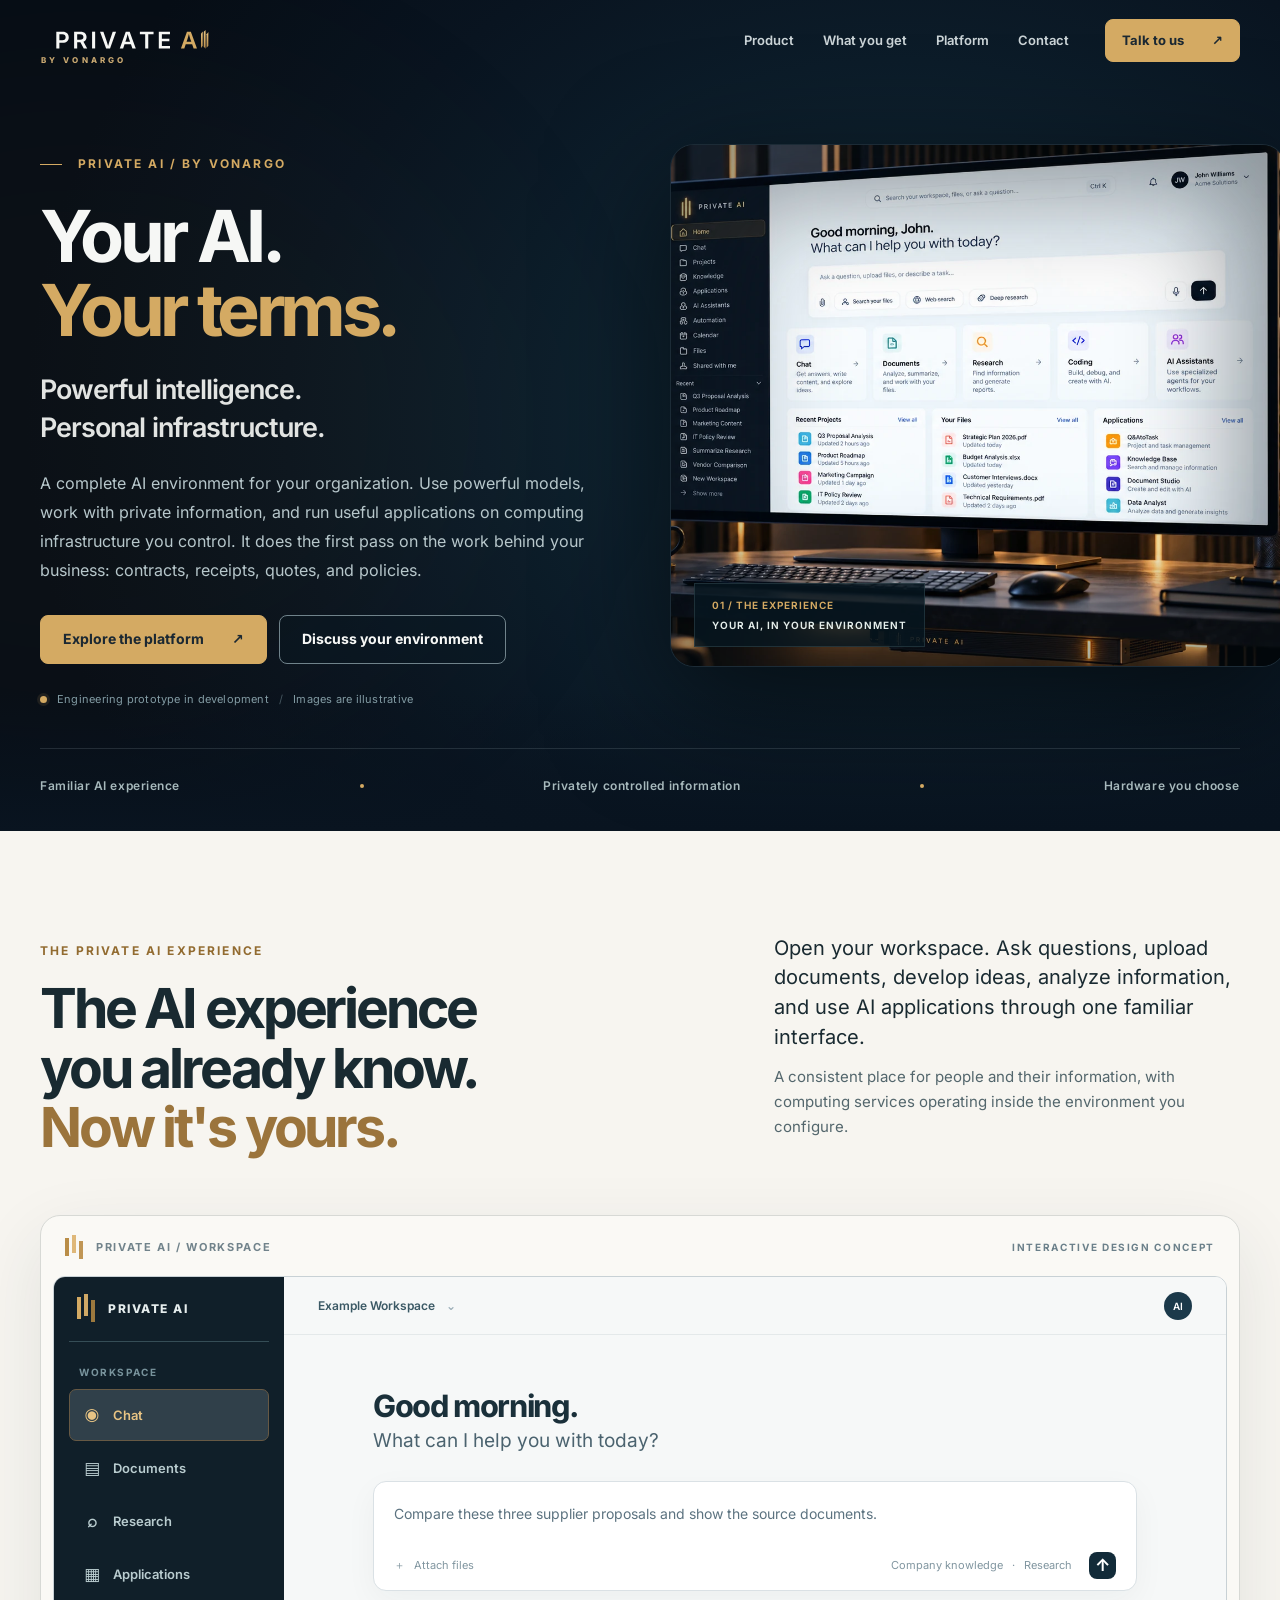
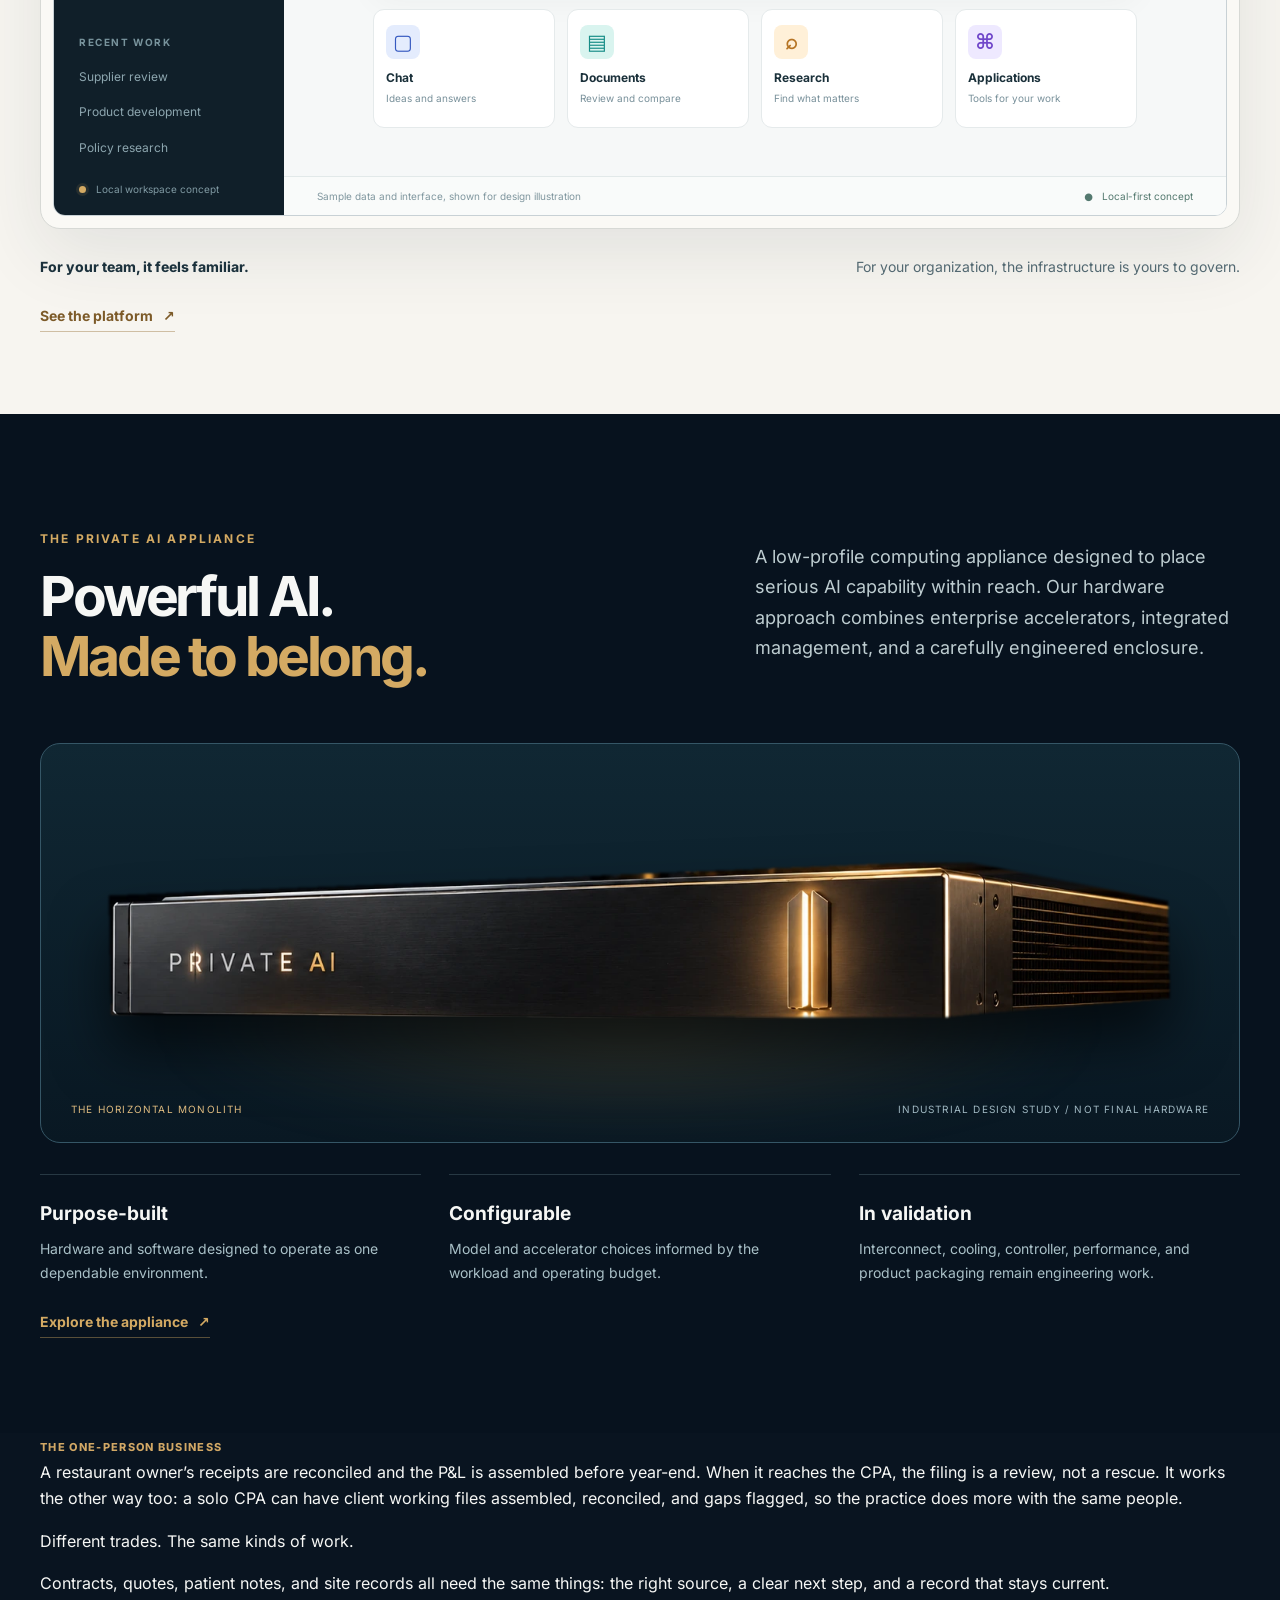
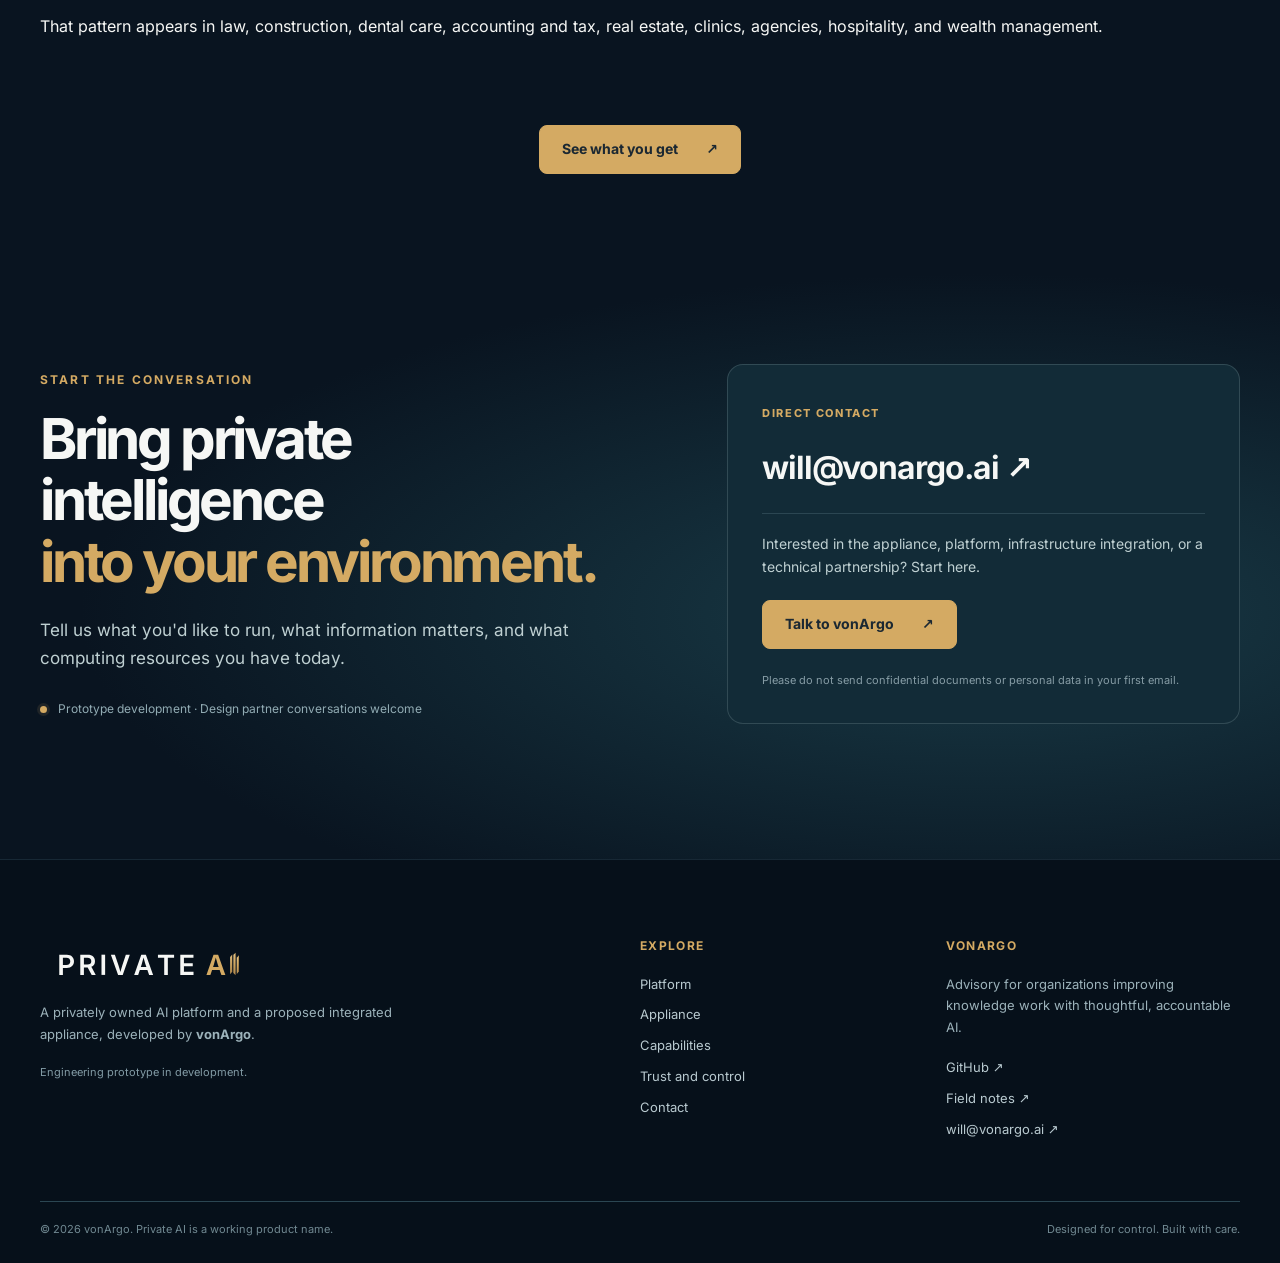
<file: index.html>
<!doctype html>
<html lang="en">
<head>
  <meta charset="utf-8">
  <meta name="viewport" content="width=device-width, initial-scale=1">
  <meta name="theme-color" content="#091420">
  <title>Private AI | Powerful intelligence. Personal infrastructure.</title>
  <meta name="description" content="Explore Private AI, a locally operated AI platform with a purpose-built appliance and flexible computing options. Private models, knowledge, applications, and control.">
  <meta property="og:type" content="website">
  <meta property="og:title" content="Private AI | Powerful intelligence. Personal infrastructure.">
  <meta property="og:description" content="Explore Private AI, a locally operated AI platform with a purpose-built appliance and flexible computing options. Private models, knowledge, applications, and control.">
  <meta property="og:url" content="https://vonargo.ai/">
  <link rel="canonical" href="https://vonargo.ai/">
  <meta property="og:image" content="https://vonargo.ai/assets/social-preview.jpg">
  <meta name="twitter:card" content="summary_large_image">
  <link rel="icon" href="assets/favicon.png" type="image/png">
  <link rel="icon" href="assets/private-ai-mark.svg" type="image/svg+xml">
  <link rel="stylesheet" href="fonts/fonts.css">
  <link rel="stylesheet" href="css/styles.css">
  <link rel="stylesheet" href="css/pages.css">
  <script src="js/main.js" defer></script>
</head>
<body>
  <a class="skip-link" href="#main">Skip to content</a>
  <header class="site-header" id="site-header">
    <div class="header-inner wrap">
      <a class="brand-link" href="/" aria-label="Private AI by vonArgo - home">
        <img class="brand-logo" src="assets/private-ai-wordmark.svg" alt="Private AI" width="876" height="186">
        <span class="brand-byline">BY VONARGO</span>
      </a>
      <nav class="nav-links" aria-label="Primary navigation" id="primary-nav">
        <a href="#top">Product</a>
        <a href="work/">What you get</a>
        <a href="platform/">Platform</a>
        <a href="#contact">Contact</a>
      </nav>
      <a class="button button-gold nav-cta" href="#contact">Talk to us <span aria-hidden="true">&#8599;</span></a>
      <button class="menu-toggle" type="button" aria-controls="primary-nav" aria-expanded="false" aria-label="Open navigation"><span></span><span></span><span></span></button>
    </div>
  </header>

  <main id="main">
    <section class="hero section-dark" id="top" aria-labelledby="hero-heading">
      <div class="hero-glow" aria-hidden="true"></div>
      <div class="wrap hero-grid">
        <div class="hero-copy" data-reveal>
          <div class="eyebrow"><span class="gold-hairline"></span> PRIVATE AI / BY VONARGO</div>
          <h1 id="hero-heading">Your AI.<br><em>Your terms.</em></h1>
          <p class="hero-tagline">Powerful intelligence.<br>Personal infrastructure.</p>
          <p class="hero-intro">A complete AI environment for your organization. Use powerful models, work with private information, and run useful applications on computing infrastructure you control. It does the first pass on the work behind your business: contracts, receipts, quotes, and policies.</p>
          <div class="cta-row">
            <a class="button button-gold" href="platform/#platform">Explore the platform <span aria-hidden="true">&#8599;</span></a>
            <a class="button button-outline" href="#contact">Discuss your environment</a>
          </div>
          <div class="hero-footnote"><span class="status-dot"></span> Engineering prototype in development <span class="footnote-separator">/</span> Images are illustrative</div>
        </div>
        <div class="hero-visual" data-reveal>
          <div class="hero-photo">
            <img src="assets/workspace-installation.webp" width="1174" height="940" fetchpriority="high" alt="Illustrative Private AI software on an office monitor with a slim, low-profile computing appliance under the desk">
          </div>
          <div class="hero-photo-caption"><span class="caption-index">01 / THE EXPERIENCE</span><span>YOUR AI, IN YOUR ENVIRONMENT</span></div>
        </div>
      </div>
      <div class="wrap intro-ribbon" aria-label="What the platform provides">
        <span>Familiar AI experience</span><i aria-hidden="true"></i><span>Privately controlled information</span><i aria-hidden="true"></i><span>Hardware you choose</span>
      </div>
    </section>

    <section class="section-light experience-section" id="experience" aria-labelledby="experience-title">
      <div class="wrap experience-intro">
        <div data-reveal>
          <p class="eyebrow eyebrow-dark">THE PRIVATE AI EXPERIENCE</p>
          <h2 id="experience-title">The AI experience<br>you already know.<br><em>Now it's yours.</em></h2>
        </div>
        <div class="experience-lead" data-reveal>
          <p>Open your workspace. Ask questions, upload documents, develop ideas, analyze information, and use AI applications through one familiar interface.</p>
          <p class="muted-small">A consistent place for people and their information, with computing services operating inside the environment you configure.</p>
        </div>
      </div>
      <div class="wrap mock-wrap" data-reveal>
        <div class="mock-toolbar"><span class="toolbar-title"><span class="tiny-mark" aria-hidden="true"></span> PRIVATE AI / WORKSPACE</span><span class="concept-label">INTERACTIVE DESIGN CONCEPT</span></div>
        <div class="workspace-mock">
          <aside class="mock-side" aria-label="Illustrative workspace navigation">
            <div class="mock-side-top"><span class="mock-brand-mark" aria-hidden="true"></span> PRIVATE AI</div>
            <div class="mock-group-label">WORKSPACE</div>
            <button class="mock-menu active" type="button" data-demo="chat" aria-pressed="true"><span class="mock-menu-icon">◉</span> Chat</button>
            <button class="mock-menu" type="button" data-demo="documents" aria-pressed="false"><span class="mock-menu-icon">▤</span> Documents</button>
            <button class="mock-menu" type="button" data-demo="research" aria-pressed="false"><span class="mock-menu-icon">⌕</span> Research</button>
            <button class="mock-menu" type="button" data-demo="apps" aria-pressed="false"><span class="mock-menu-icon">▦</span> Applications</button>
            <div class="mock-group-label mock-group-next">RECENT WORK</div>
            <span class="mock-history">Supplier review</span>
            <span class="mock-history">Product development</span>
            <span class="mock-history">Policy research</span>
            <div class="mock-side-bottom"><span class="status-dot"></span> Local workspace concept</div>
          </aside>
          <div class="mock-content">
            <div class="mock-content-top"><span>Example Workspace <span class="mock-caret">⌄</span></span><span class="mock-account">AI</span></div>
            <div class="mock-center">
              <p class="mock-hello" id="mock-heading">Good morning.</p>
              <p class="mock-question" id="mock-subheading">What can I help you with today?</p>
              <div class="mock-prompt" id="mock-prompt">
                <div class="mock-prompt-copy">Compare these three supplier proposals and show the source documents.</div>
                <div class="mock-prompt-bottom"><span>＋ &nbsp; Attach files</span><span>Company knowledge &nbsp; · &nbsp; Research</span><span class="mock-send">↑</span></div>
              </div>
              <div class="mock-features" id="mock-features">
                <div class="mock-feature"><span class="mock-feature-glyph blue">▢</span><b>Chat</b><small>Ideas and answers</small></div>
                <div class="mock-feature"><span class="mock-feature-glyph jade">▤</span><b>Documents</b><small>Review and compare</small></div>
                <div class="mock-feature"><span class="mock-feature-glyph amber">⌕</span><b>Research</b><small>Find what matters</small></div>
                <div class="mock-feature"><span class="mock-feature-glyph violet">⌘</span><b>Applications</b><small>Tools for your work</small></div>
              </div>
            </div>
            <div class="mock-content-foot"><span>Sample data and interface, shown for design illustration</span><span class="mock-secure">● &nbsp; Local-first concept</span></div>
          </div>
        </div>
      </div>
      <div class="wrap experience-bottom" data-reveal><span>For your team, it feels familiar.</span><span>For your organization, the infrastructure is yours to govern.</span></div>
      <div class="wrap" data-reveal><a class="link-arrow" href="platform/#platform">See the platform <span aria-hidden="true">&#8599;</span></a></div>
    </section>

    <section class="section-dark appliance-section" id="appliance" aria-labelledby="appliance-title">
      <div class="wrap appliance-header" data-reveal>
        <div><p class="eyebrow">THE PRIVATE AI APPLIANCE</p><h2 id="appliance-title">Powerful AI.<br><em>Made to belong.</em></h2></div>
        <p class="section-lead">A low-profile computing appliance designed to place serious AI capability within reach. Our hardware approach combines enterprise accelerators, integrated management, and a carefully engineered enclosure.</p>
      </div>
      <div class="wrap appliance-stage" data-reveal>
        <div class="appliance-stage-glow" aria-hidden="true"></div>
        <img src="assets/appliance-cutout.webp" loading="lazy" width="1385" height="237" alt="Illustrative low-profile, horizontal Private AI appliance concept with dark brushed metal and one warm-gold status light">
        <div class="appliance-label"><span>THE HORIZONTAL MONOLITH</span><span>INDUSTRIAL DESIGN STUDY / NOT FINAL HARDWARE</span></div>
      </div>
      <div class="wrap appliance-details" data-reveal>
        <div><b>Purpose-built</b><p>Hardware and software designed to operate as one dependable environment.</p></div>
        <div><b>Configurable</b><p>Model and accelerator choices informed by the workload and operating budget.</p></div>
        <div><b>In validation</b><p>Interconnect, cooling, controller, performance, and product packaging remain engineering work.</p></div>
      </div>
      <div class="wrap" data-reveal><a class="link-arrow" href="#appliance">Explore the appliance <span aria-hidden="true">&#8599;</span></a></div>
    </section>

    <section class="section-dark" aria-label="The one-person business">
      <div class="wrap recognition-band" data-reveal>
        <div class="recognition-half">
          <span class="usecase-index">THE ONE-PERSON BUSINESS</span>
          <p>A restaurant owner&rsquo;s receipts are reconciled and the P&amp;L is assembled before year-end. When it reaches the CPA, the filing is a review, not a rescue. It works the other way too: a solo CPA can have client working files assembled, reconciled, and gaps flagged, so the practice does more with the same people.</p>
        </div>
        <div class="recognition-half">
          <p class="recognition-line">Different trades. The same kinds of work.</p>
          <p>Contracts, quotes, patient notes, and site records all need the same things: the right source, a clear next step, and a record that stays current.</p>
          <p>That pattern appears in law, construction, dental care, accounting and tax, real estate, clinics, agencies, hospitality, and wealth management.</p>
        </div>
    </section>

    <section class="section-dark" aria-label="See what you get">
      <div class="wrap" style="text-align:center;padding:70px 0">
        <a class="button button-gold" href="work/">See what you get <span aria-hidden="true">&#8599;</span></a>
      </div>
    </section>

    <section class="section-dark contact-section" id="contact" aria-labelledby="contact-title">
      <div class="wrap contact-grid" data-reveal>
        <div><p class="eyebrow">START THE CONVERSATION</p><h2 id="contact-title">Bring private intelligence<br><em>into your environment.</em></h2><p>Tell us what you'd like to run, what information matters, and what computing resources you have today.</p><div class="contact-status"><span class="status-dot"></span> Prototype development · Design partner conversations welcome</div></div>
        <div class="contact-box"><span class="contact-label">DIRECT CONTACT</span><a class="contact-email" href="mailto:will@vonargo.ai?subject=Private%20AI%20inquiry">will@vonargo.ai <span aria-hidden="true">&#8599;</span></a><p>Interested in the appliance, platform, infrastructure integration, or a technical partnership? Start here.</p><a class="button button-gold" href="#contact">Talk to vonArgo <span aria-hidden="true">&#8599;</span></a><span class="contact-small">Please do not send confidential documents or personal data in your first email.</span></div>
      </div>
    </section>
  </main>

  <footer class="site-footer" id="company">
    <div class="wrap footer-grid">
      <div class="footer-maker"><img src="assets/private-ai-wordmark.svg" alt="Private AI" width="876" height="186"><p>A privately owned AI platform and a proposed integrated appliance, developed by <strong>vonArgo</strong>.</p><span>Engineering prototype in development.</span></div>
      <div class="footer-links"><h3>Explore</h3><a href="platform/#platform">Platform</a><a href="#appliance">Appliance</a><a href="platform/#capabilities">Capabilities</a><a href="platform/#trust">Trust and control</a><a href="#contact">Contact</a></div>
      <div class="footer-links"><h3>vonArgo</h3><p>Advisory for organizations improving knowledge work with thoughtful, accountable AI.</p><a href="https://github.com/vonargo" target="_blank" rel="noopener noreferrer">GitHub <span aria-hidden="true">&#8599;</span></a><a href="https://parlaiment.bearblog.dev" target="_blank" rel="noopener noreferrer">Field notes <span aria-hidden="true">&#8599;</span></a><a href="mailto:will@vonargo.ai">will@vonargo.ai <span aria-hidden="true">&#8599;</span></a></div>
    </div>
    <div class="wrap footer-bottom"><span>&copy; <span id="year">2026</span> vonArgo. Private AI is a working product name.</span><span>Designed for control. Built with care.</span></div>
  </footer>
</body>
</html>
</file>
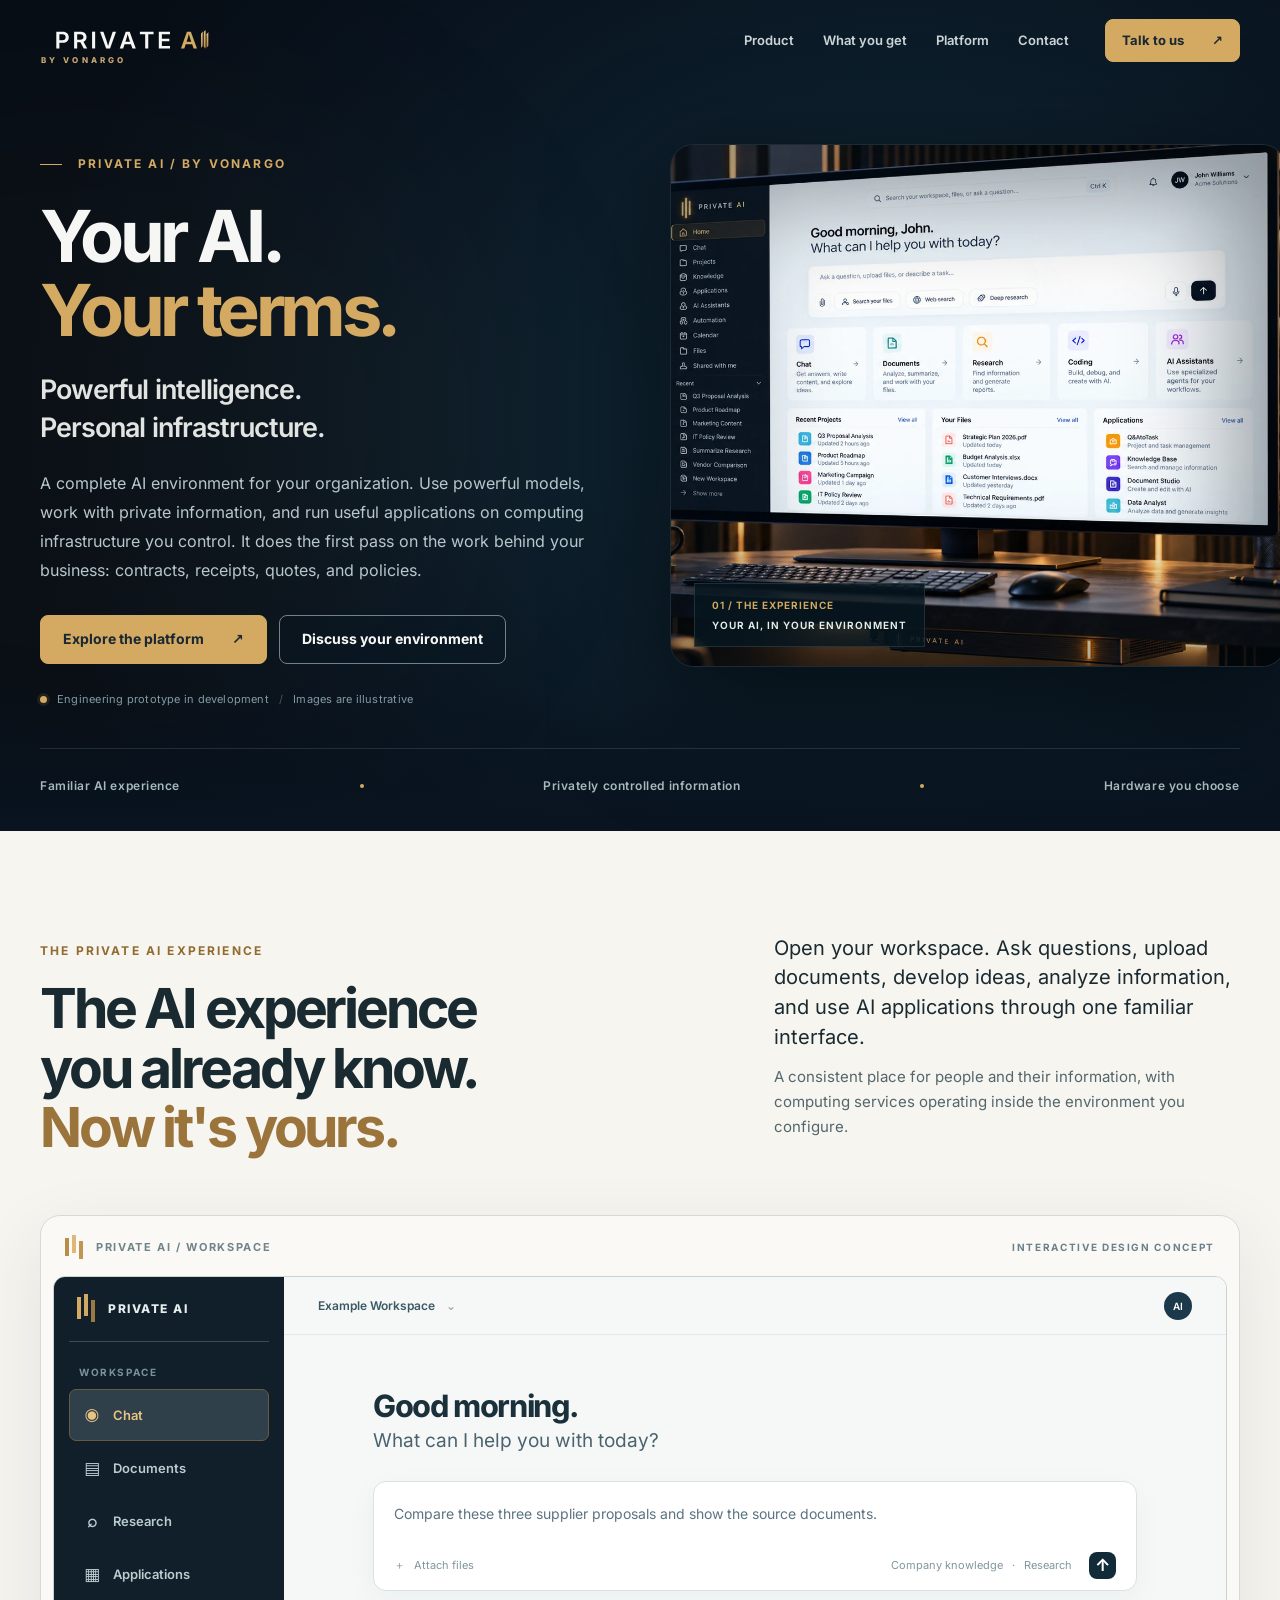
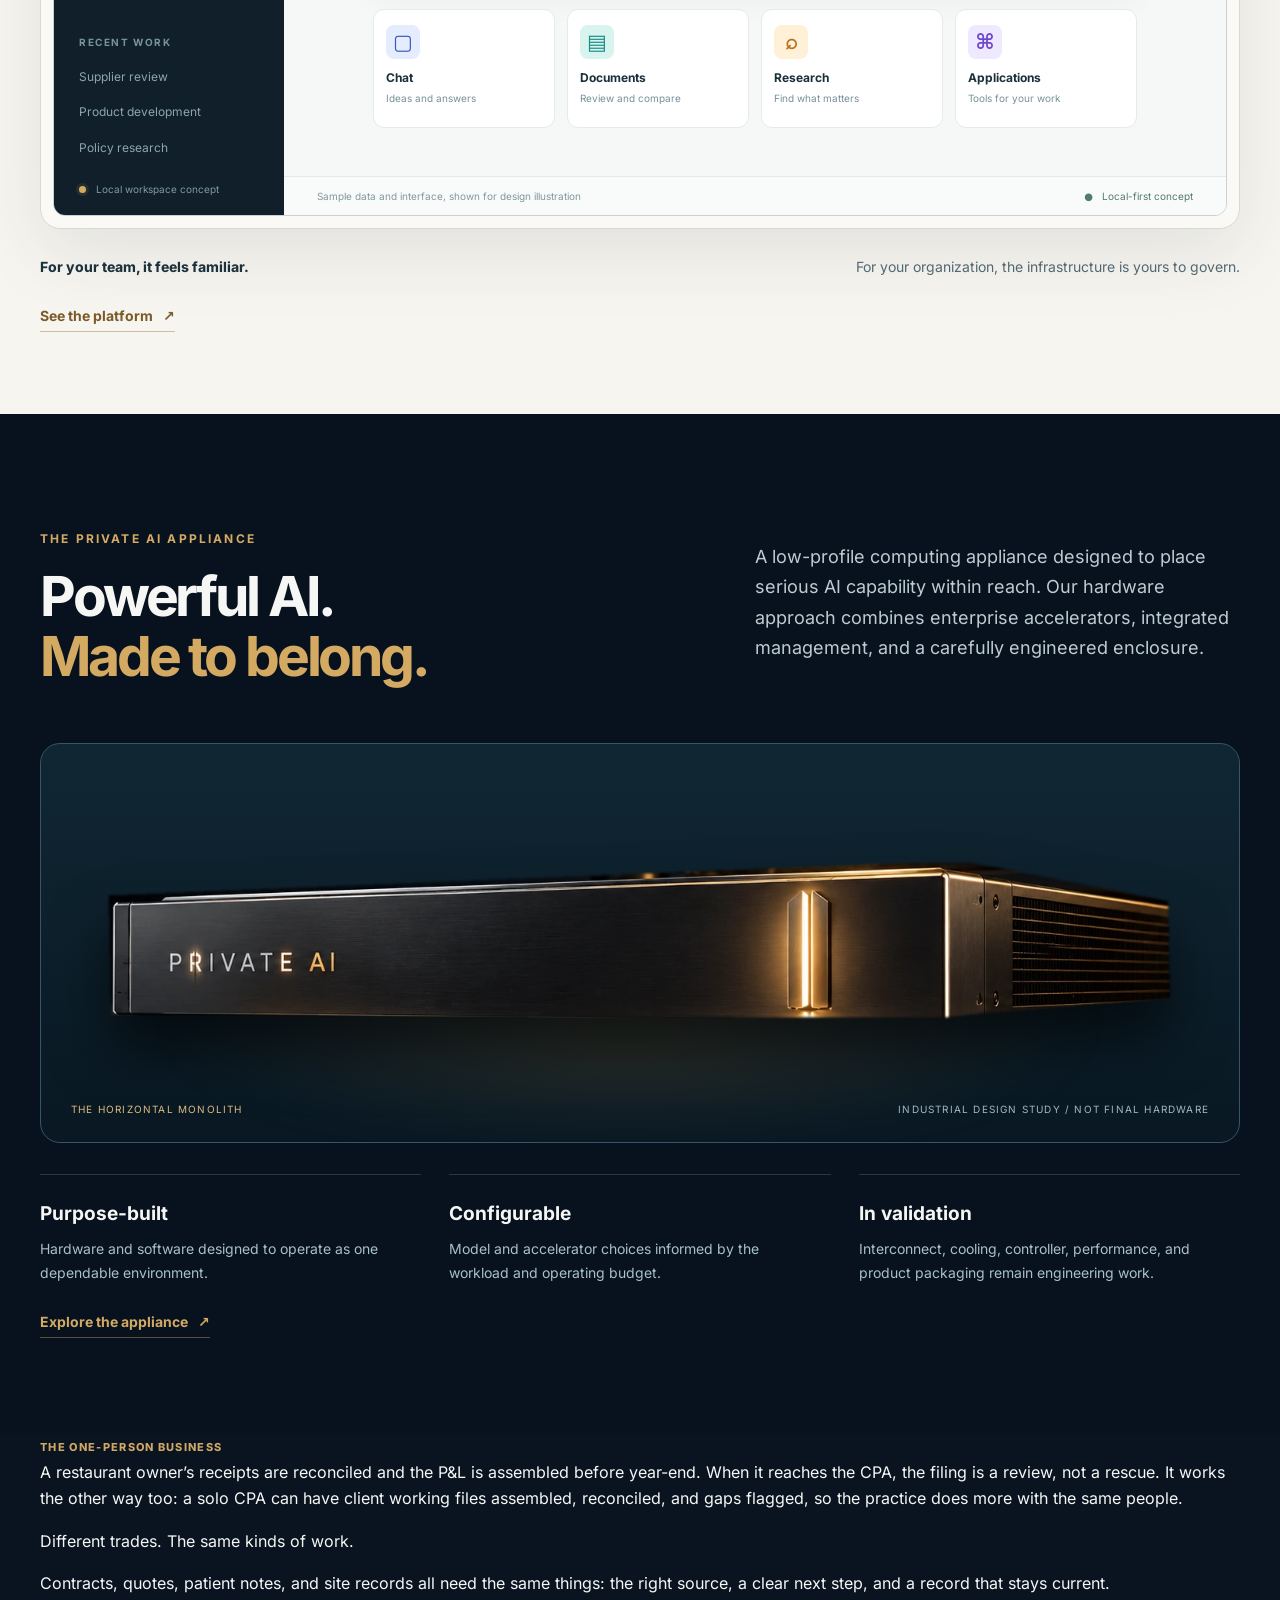
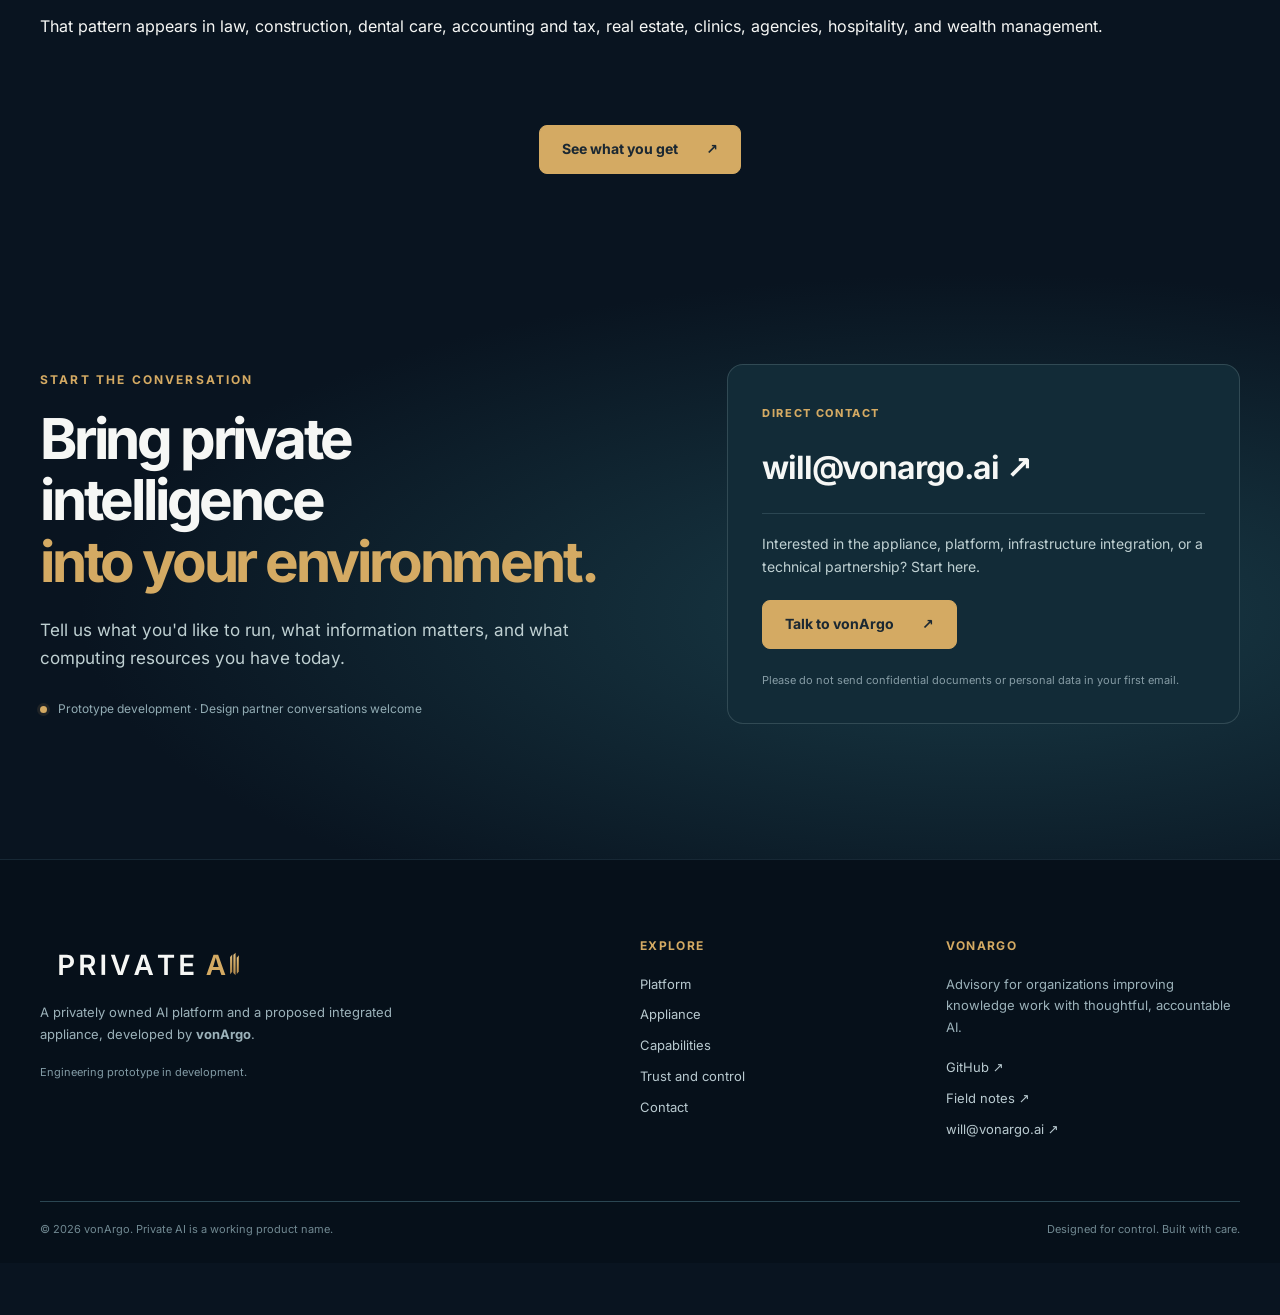
<file: appliance/index.html>
<!doctype html><html lang="en"><head><meta charset="utf-8"><meta name="robots" content="noindex"><meta http-equiv="refresh" content="0; url=../#appliance"><title>Moved</title></head><body><p>Moved. <a href="../#appliance">Continue</a>.</p></body></html>
</file>
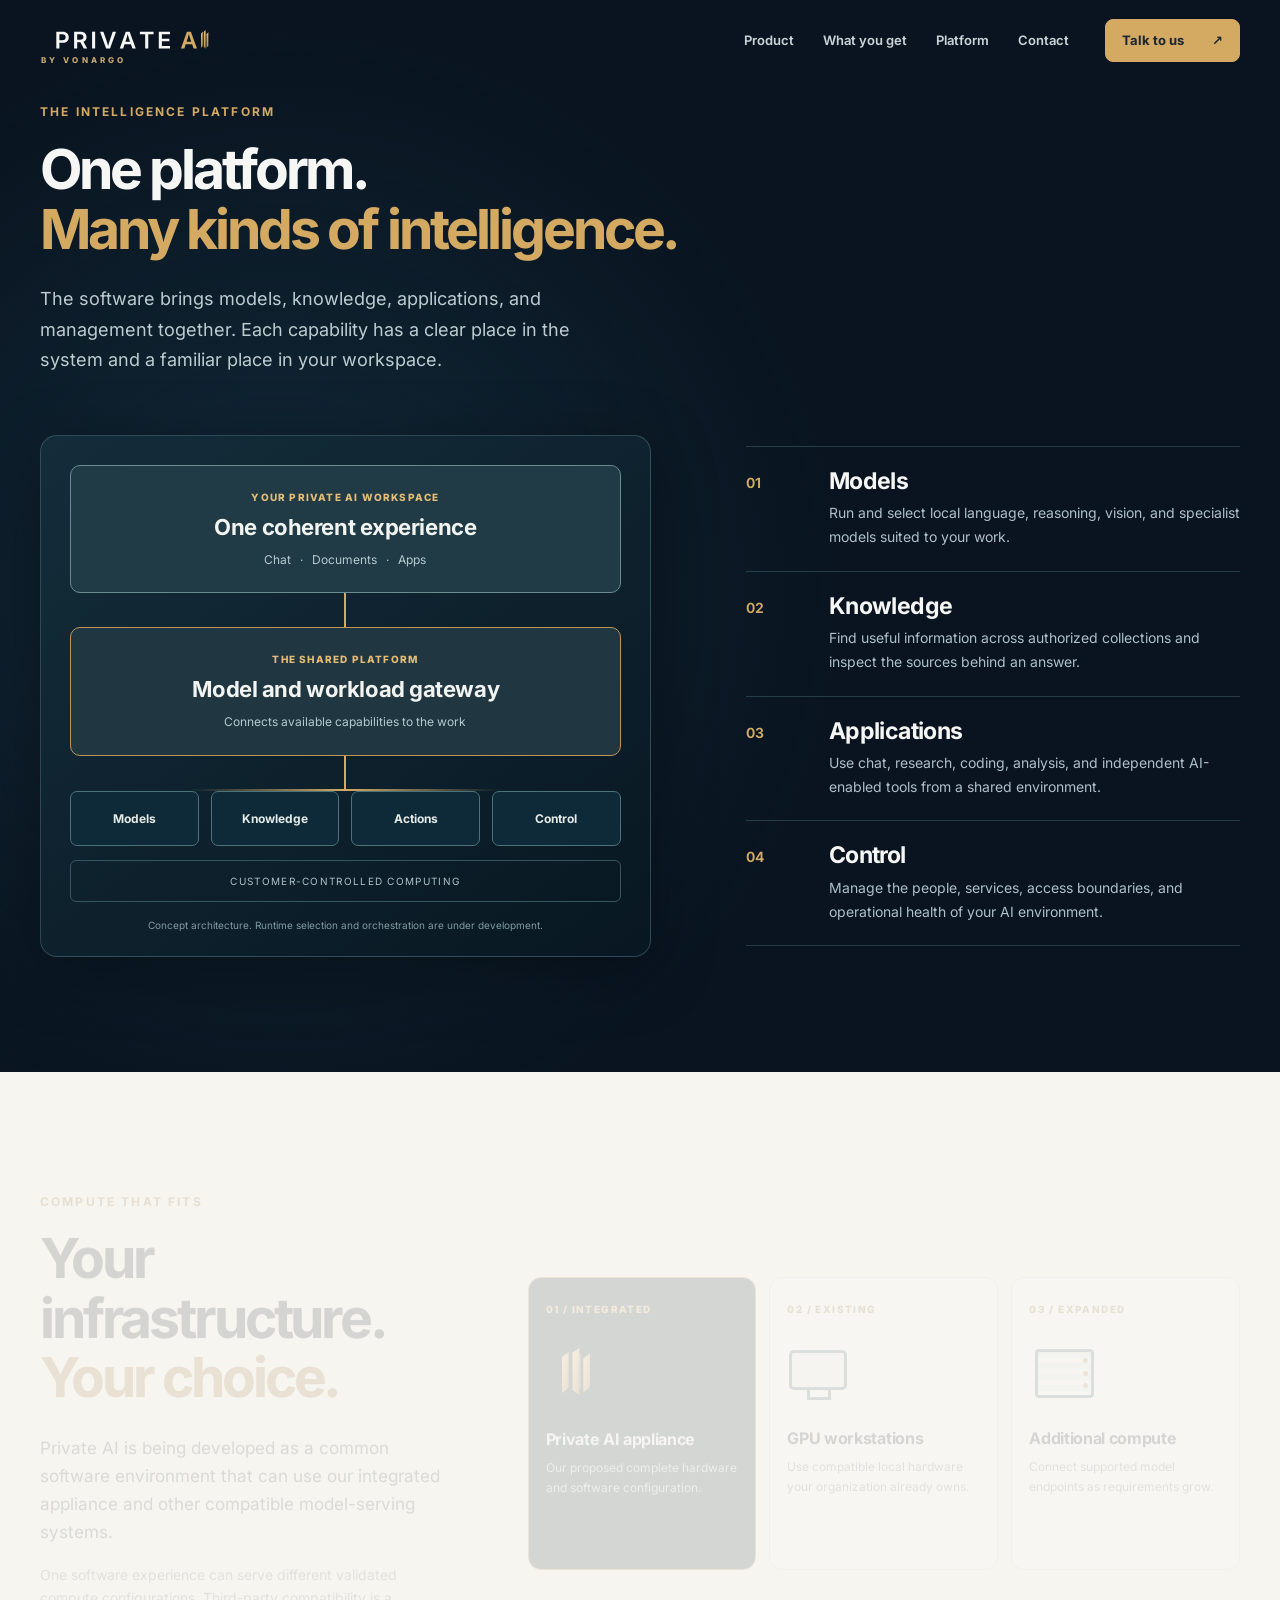
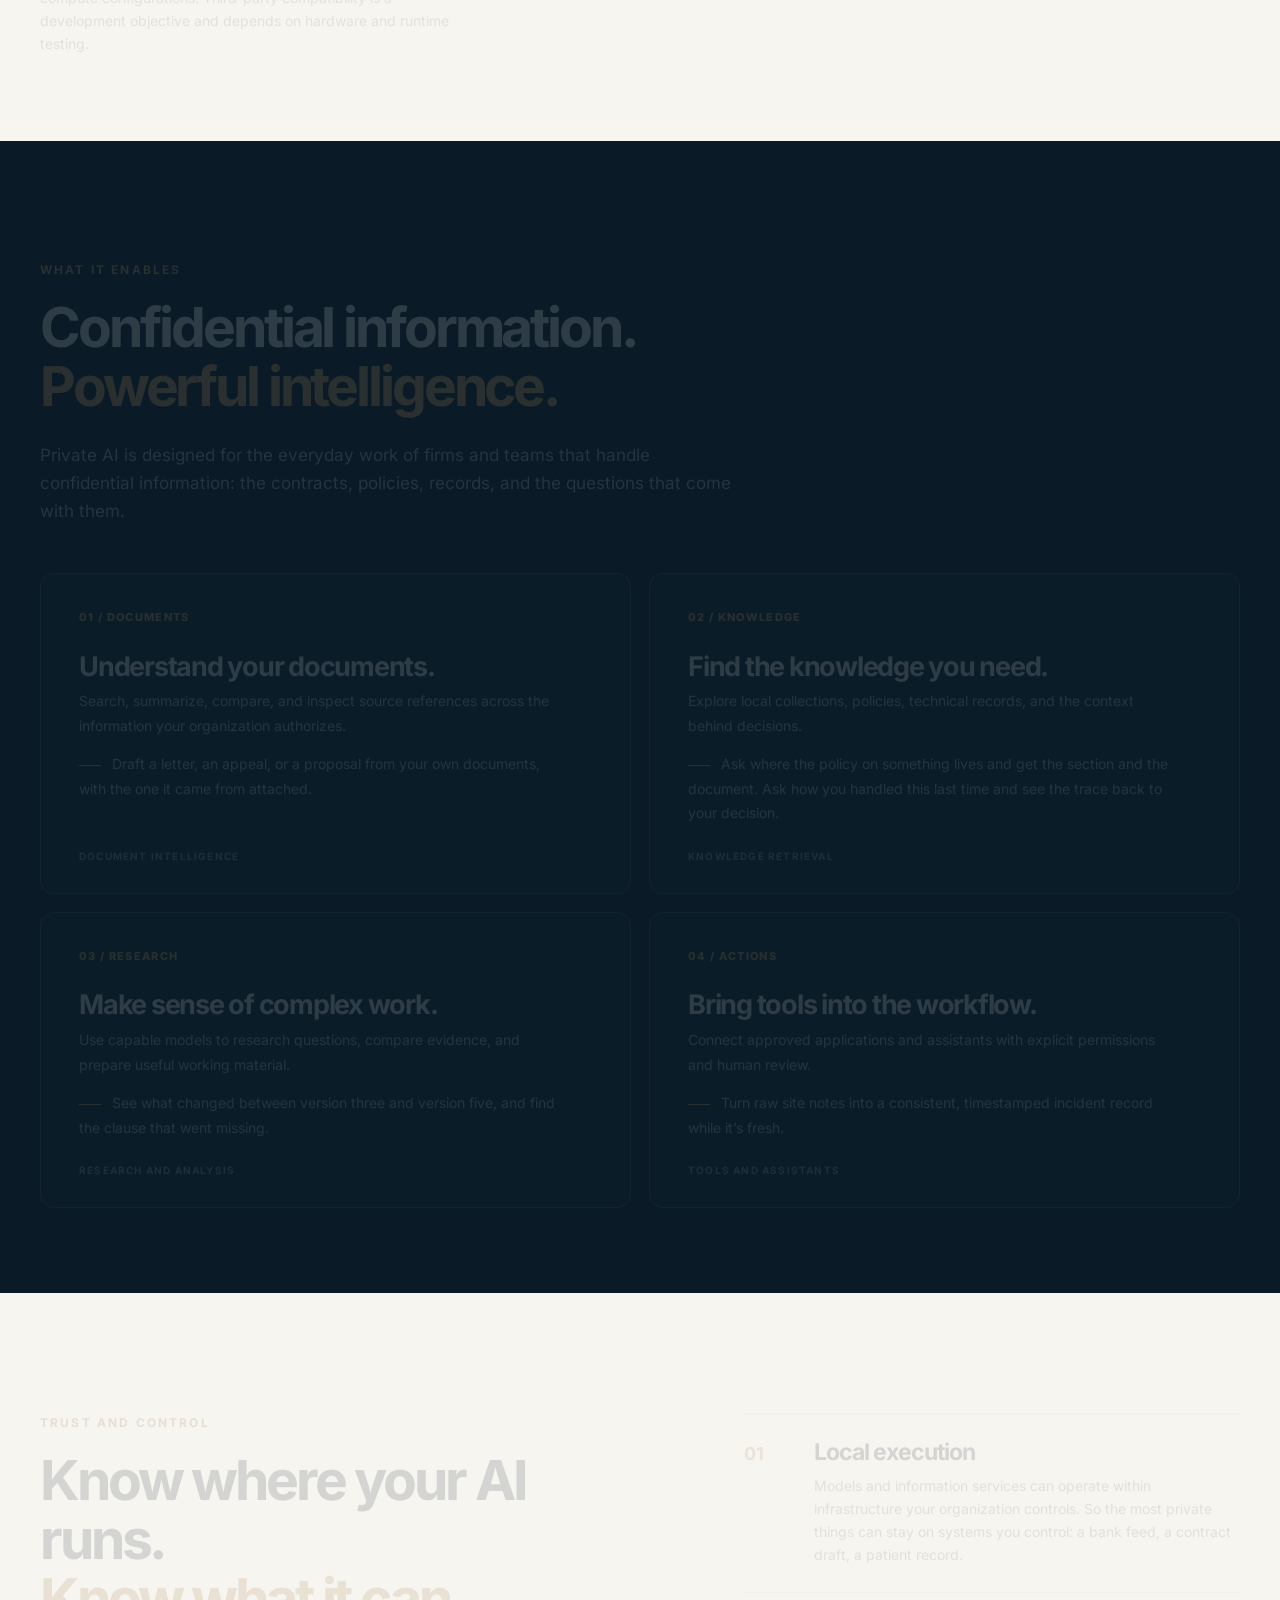
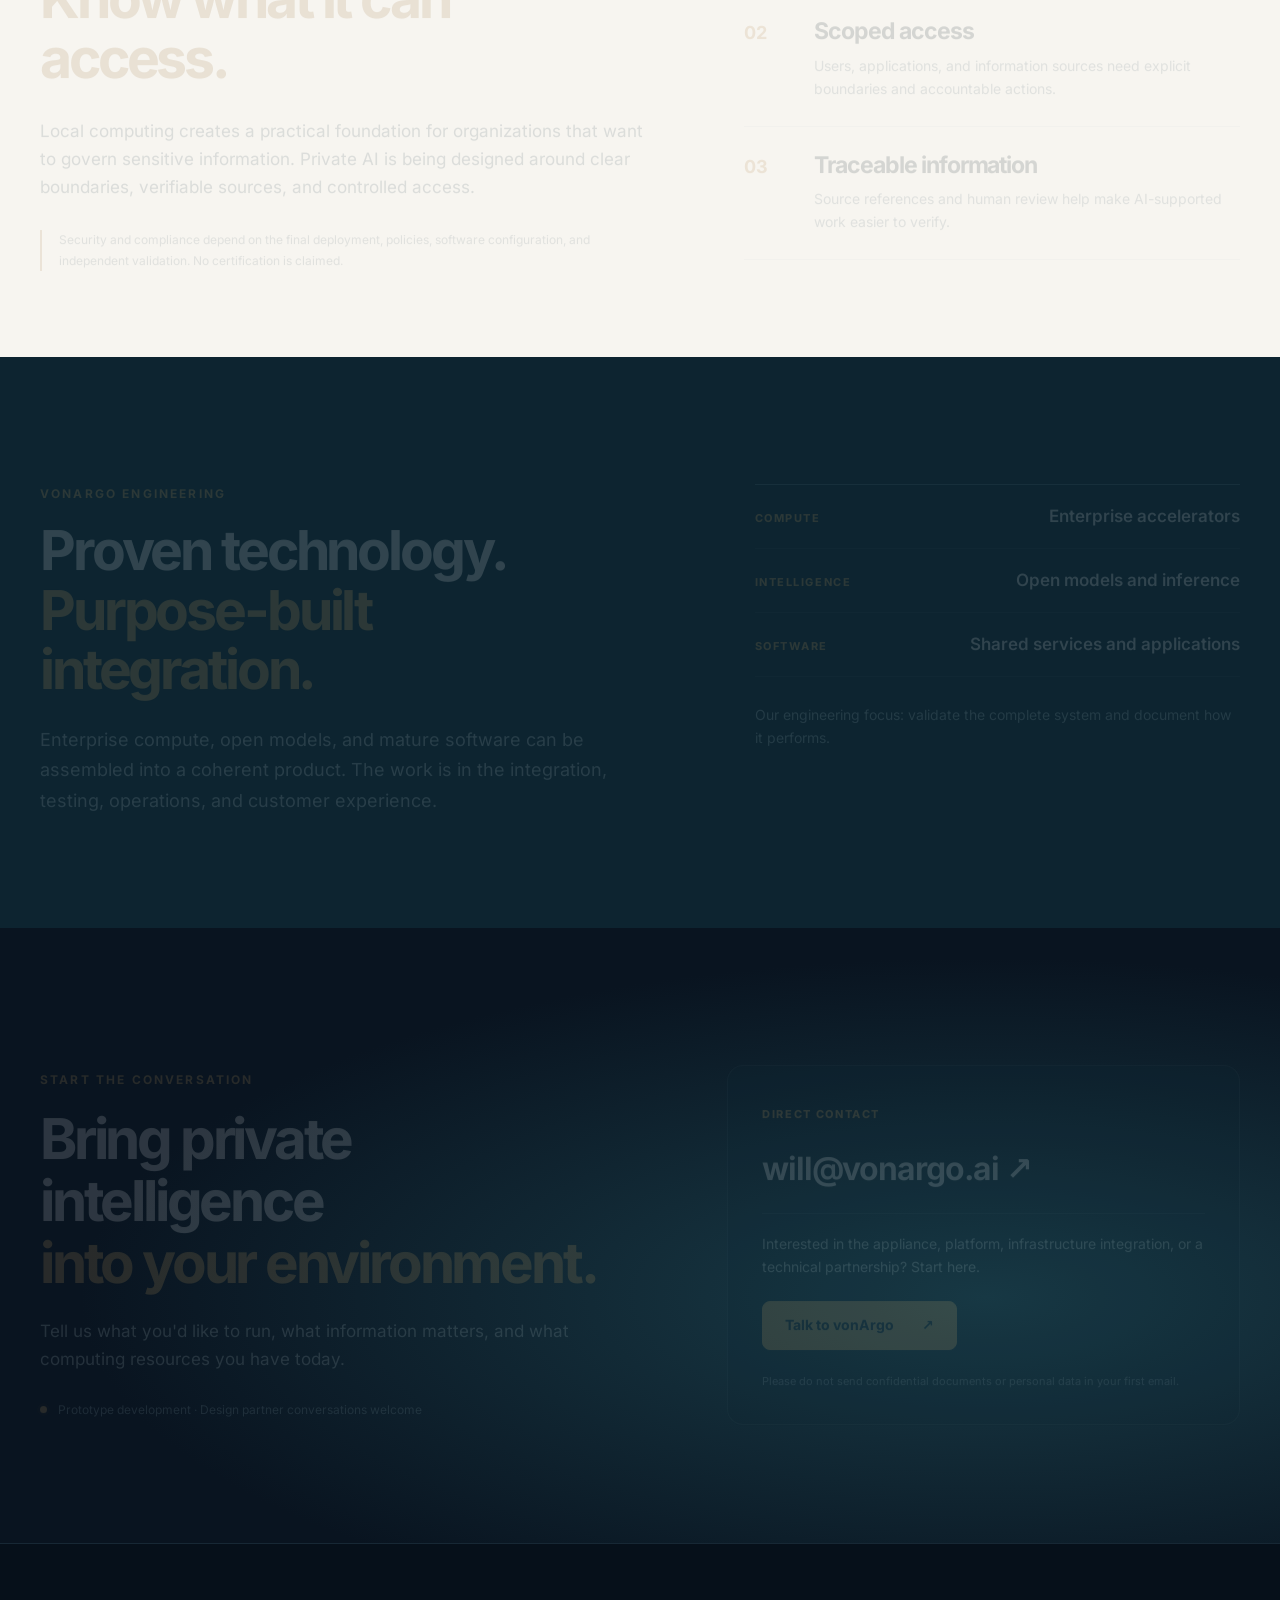
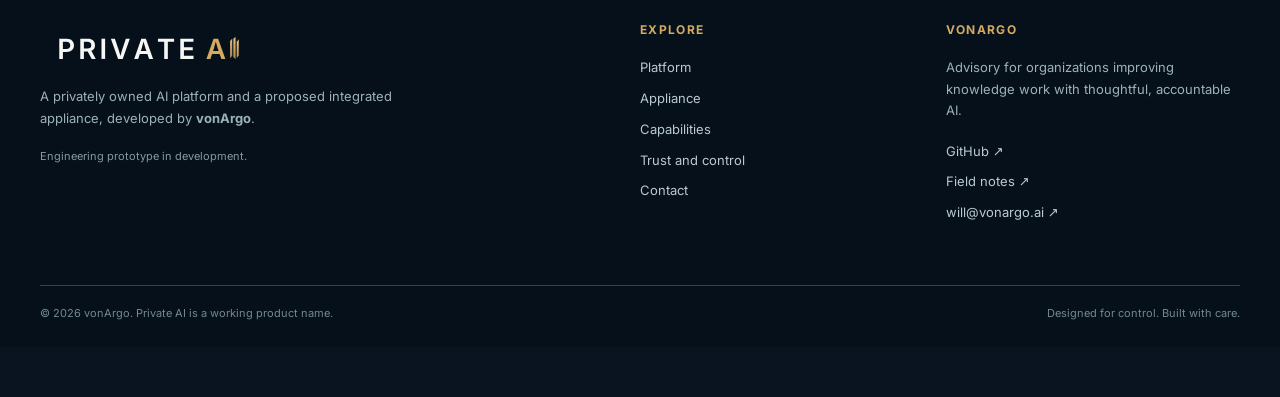
<file: capabilities/index.html>
<!doctype html><html lang="en"><head><meta charset="utf-8"><meta name="robots" content="noindex"><meta http-equiv="refresh" content="0; url=../platform/#capabilities"><title>Moved</title></head><body><p>Moved. <a href="../platform/#capabilities">Continue</a>.</p></body></html>
</file>
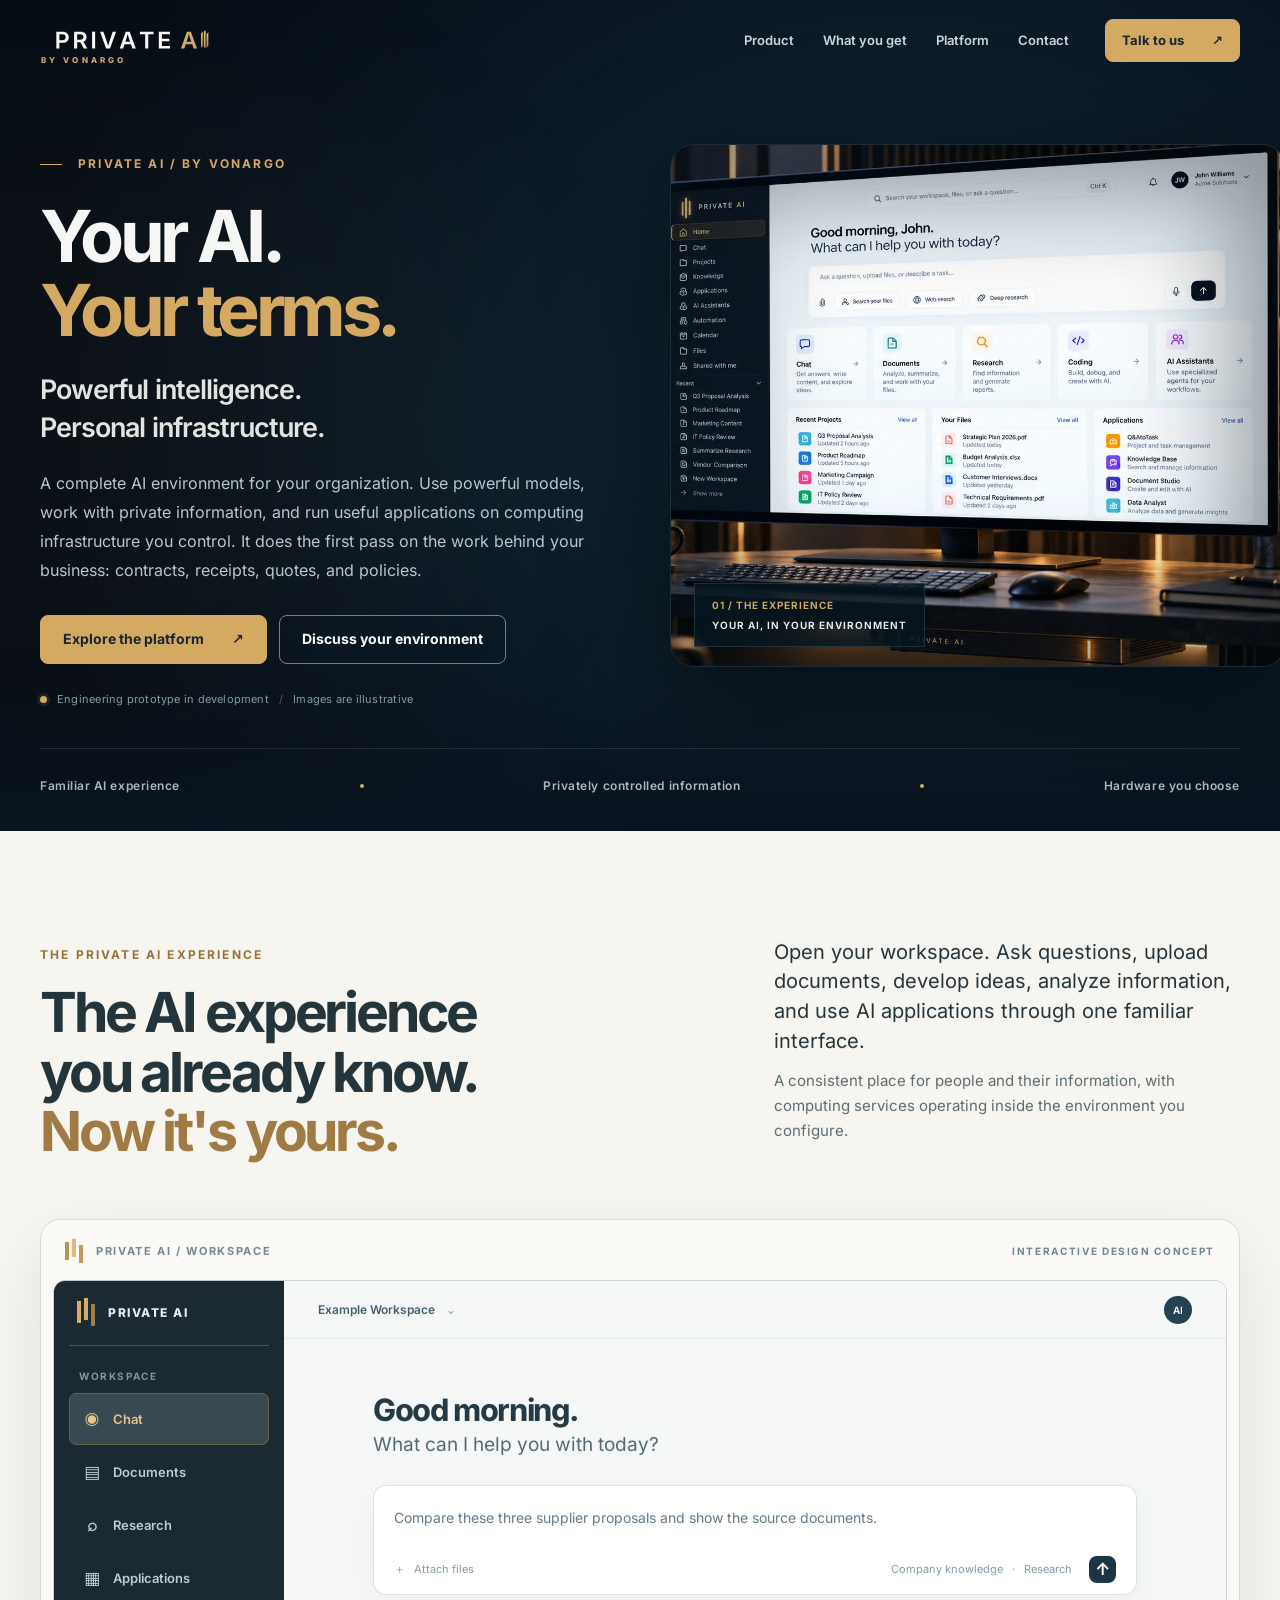
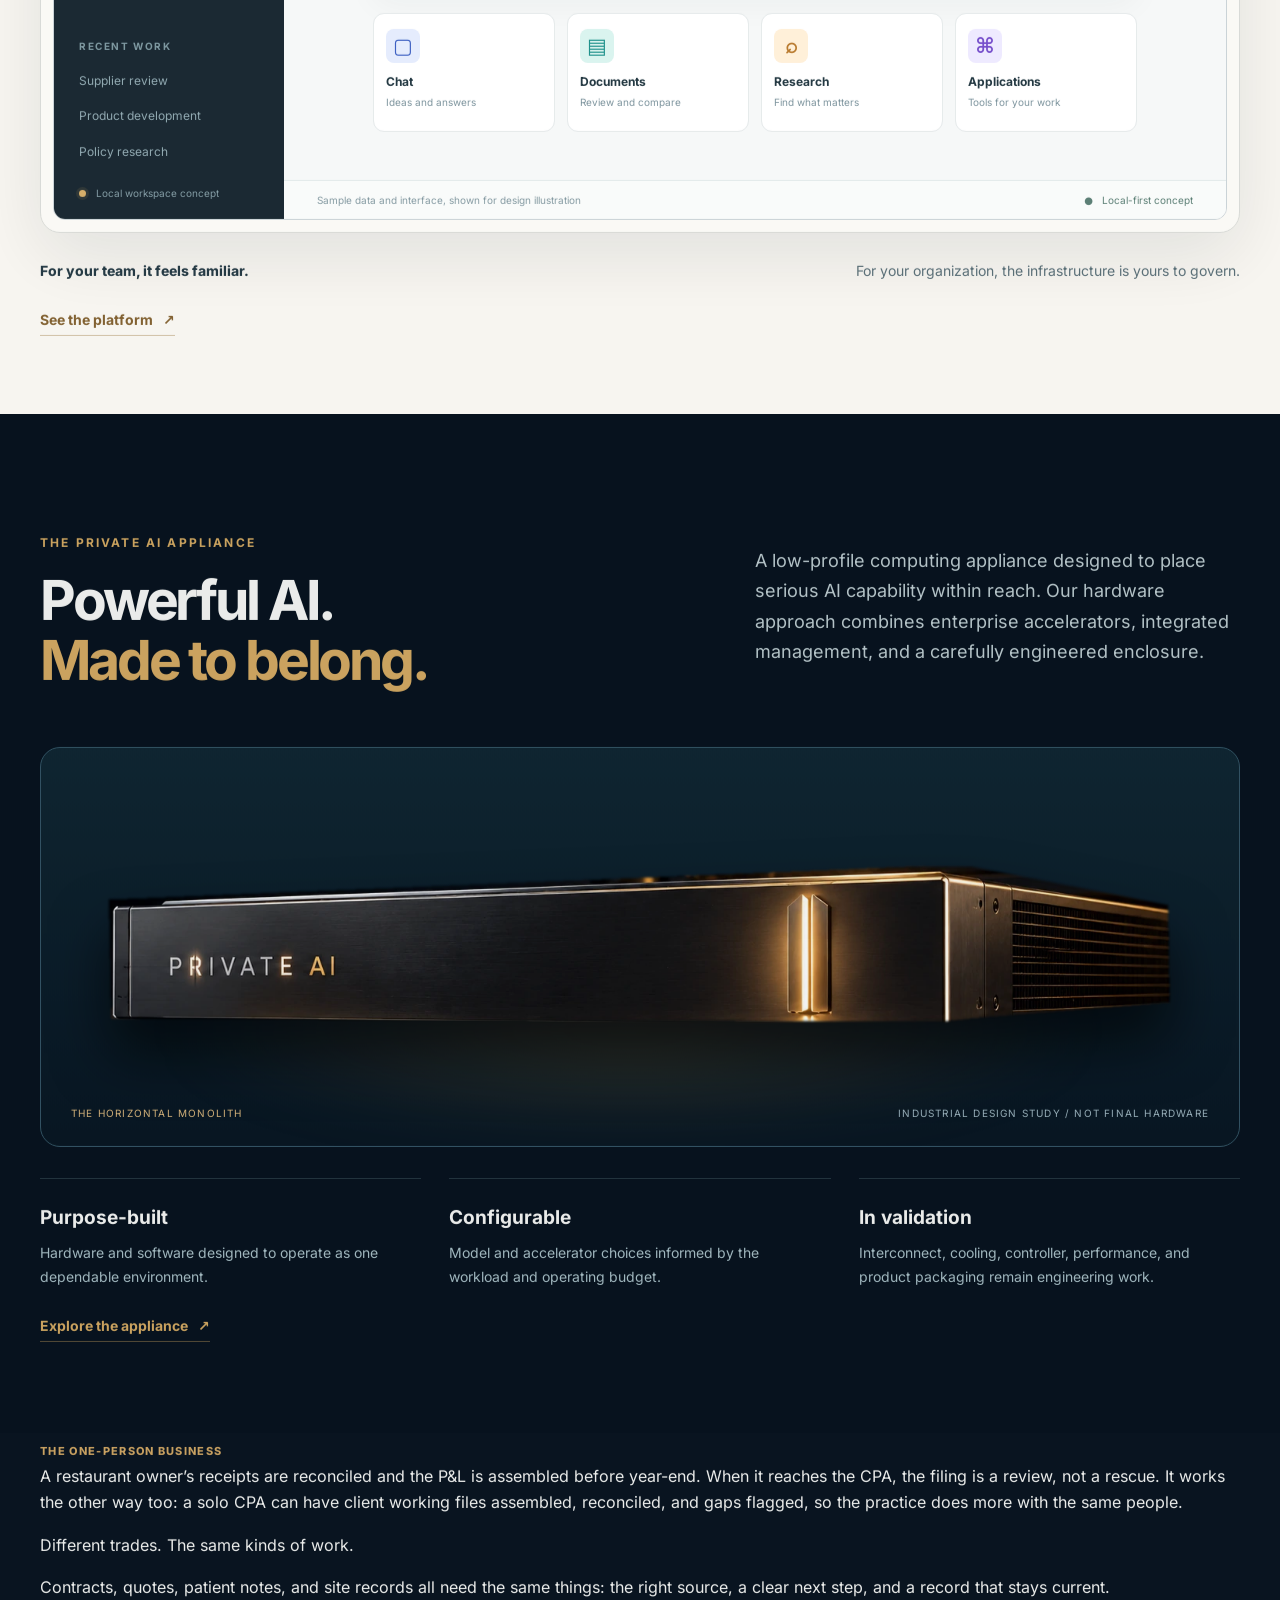
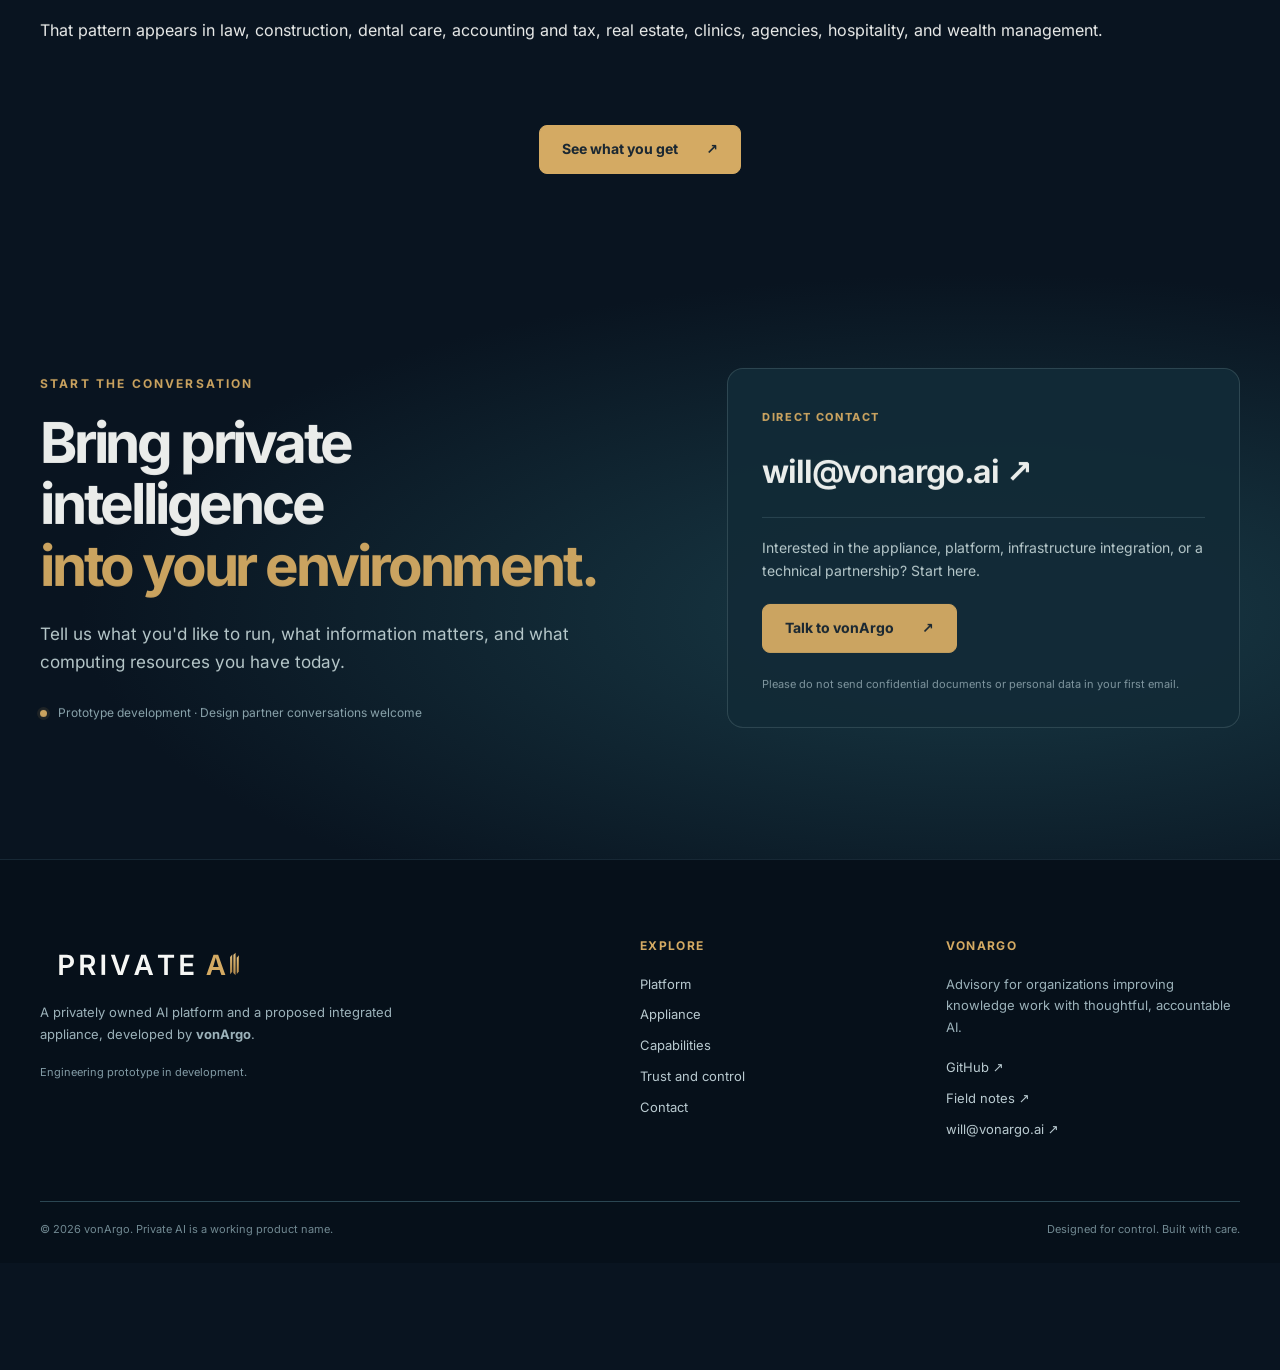
<file: contact/index.html>
<!doctype html><html lang="en"><head><meta charset="utf-8"><meta name="robots" content="noindex"><meta http-equiv="refresh" content="0; url=../#contact"><title>Moved</title></head><body><p>Moved. <a href="../#contact">Continue</a>.</p></body></html>
</file>
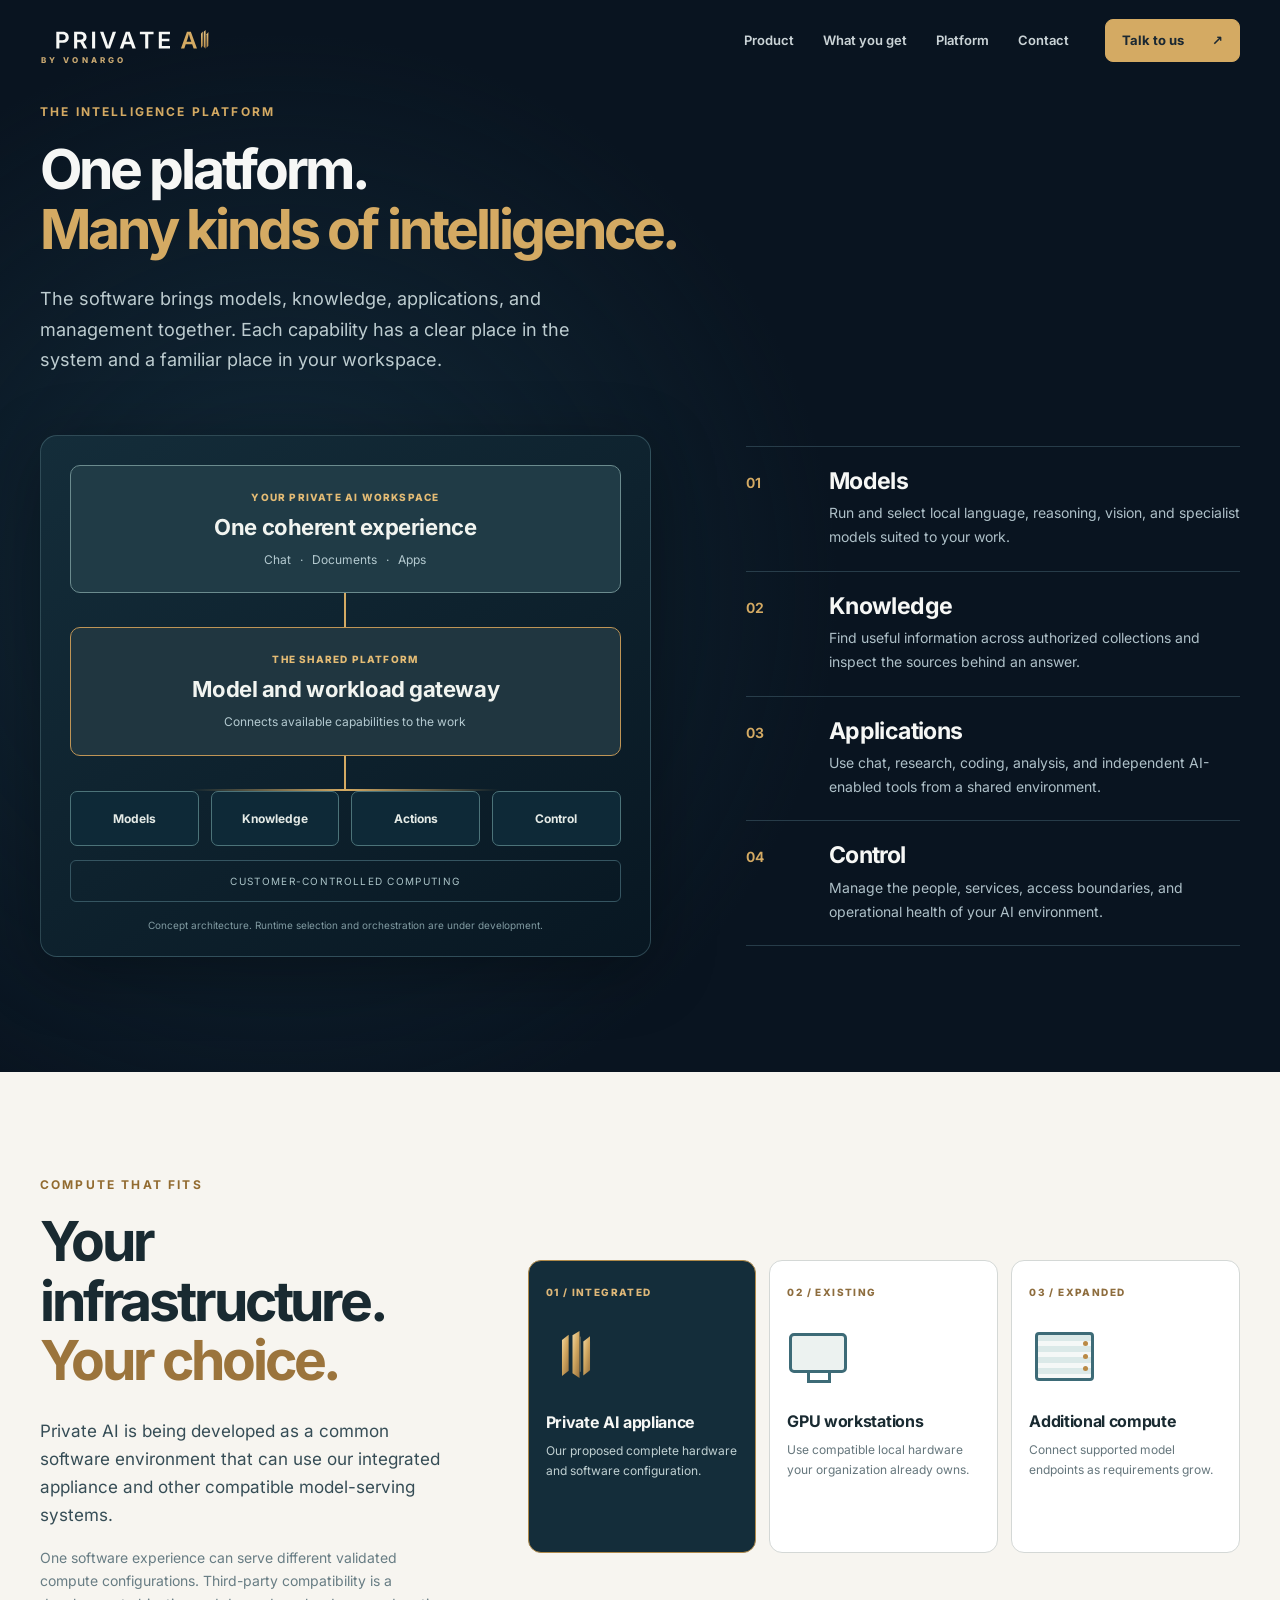
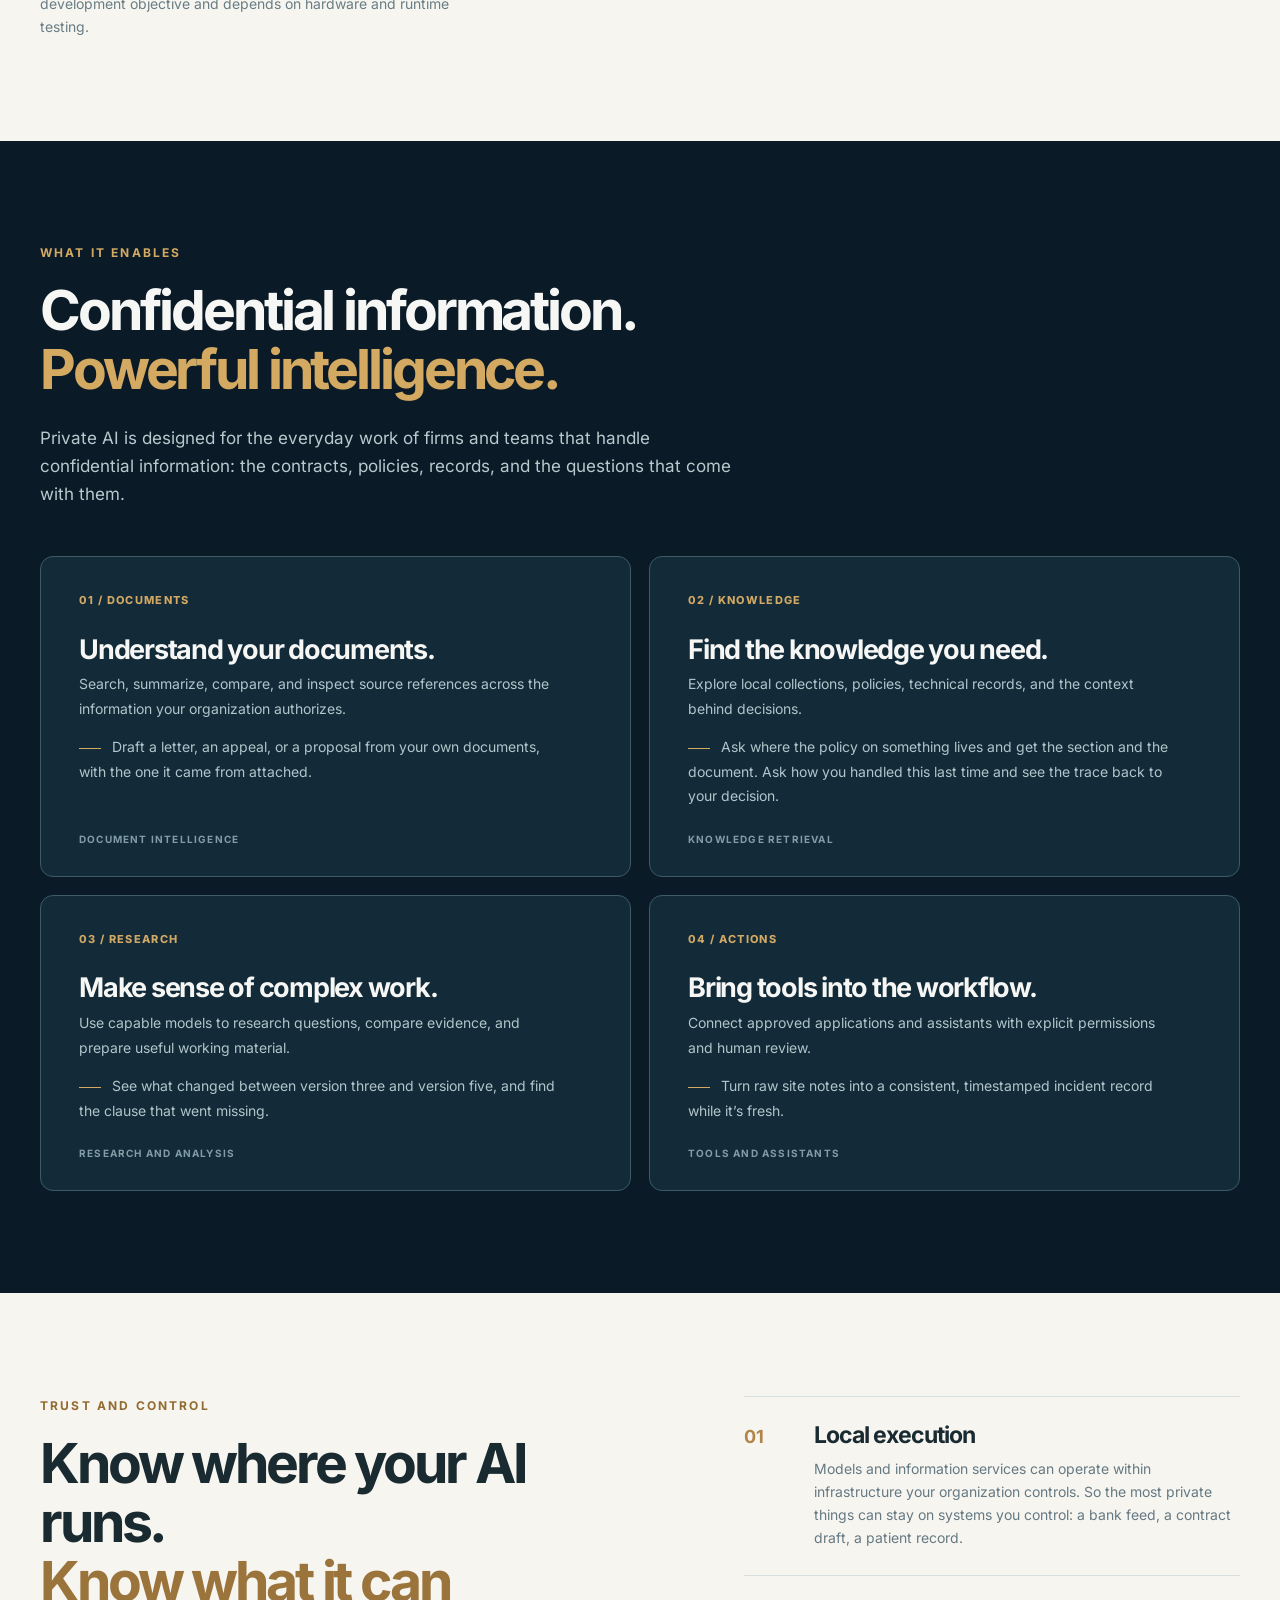
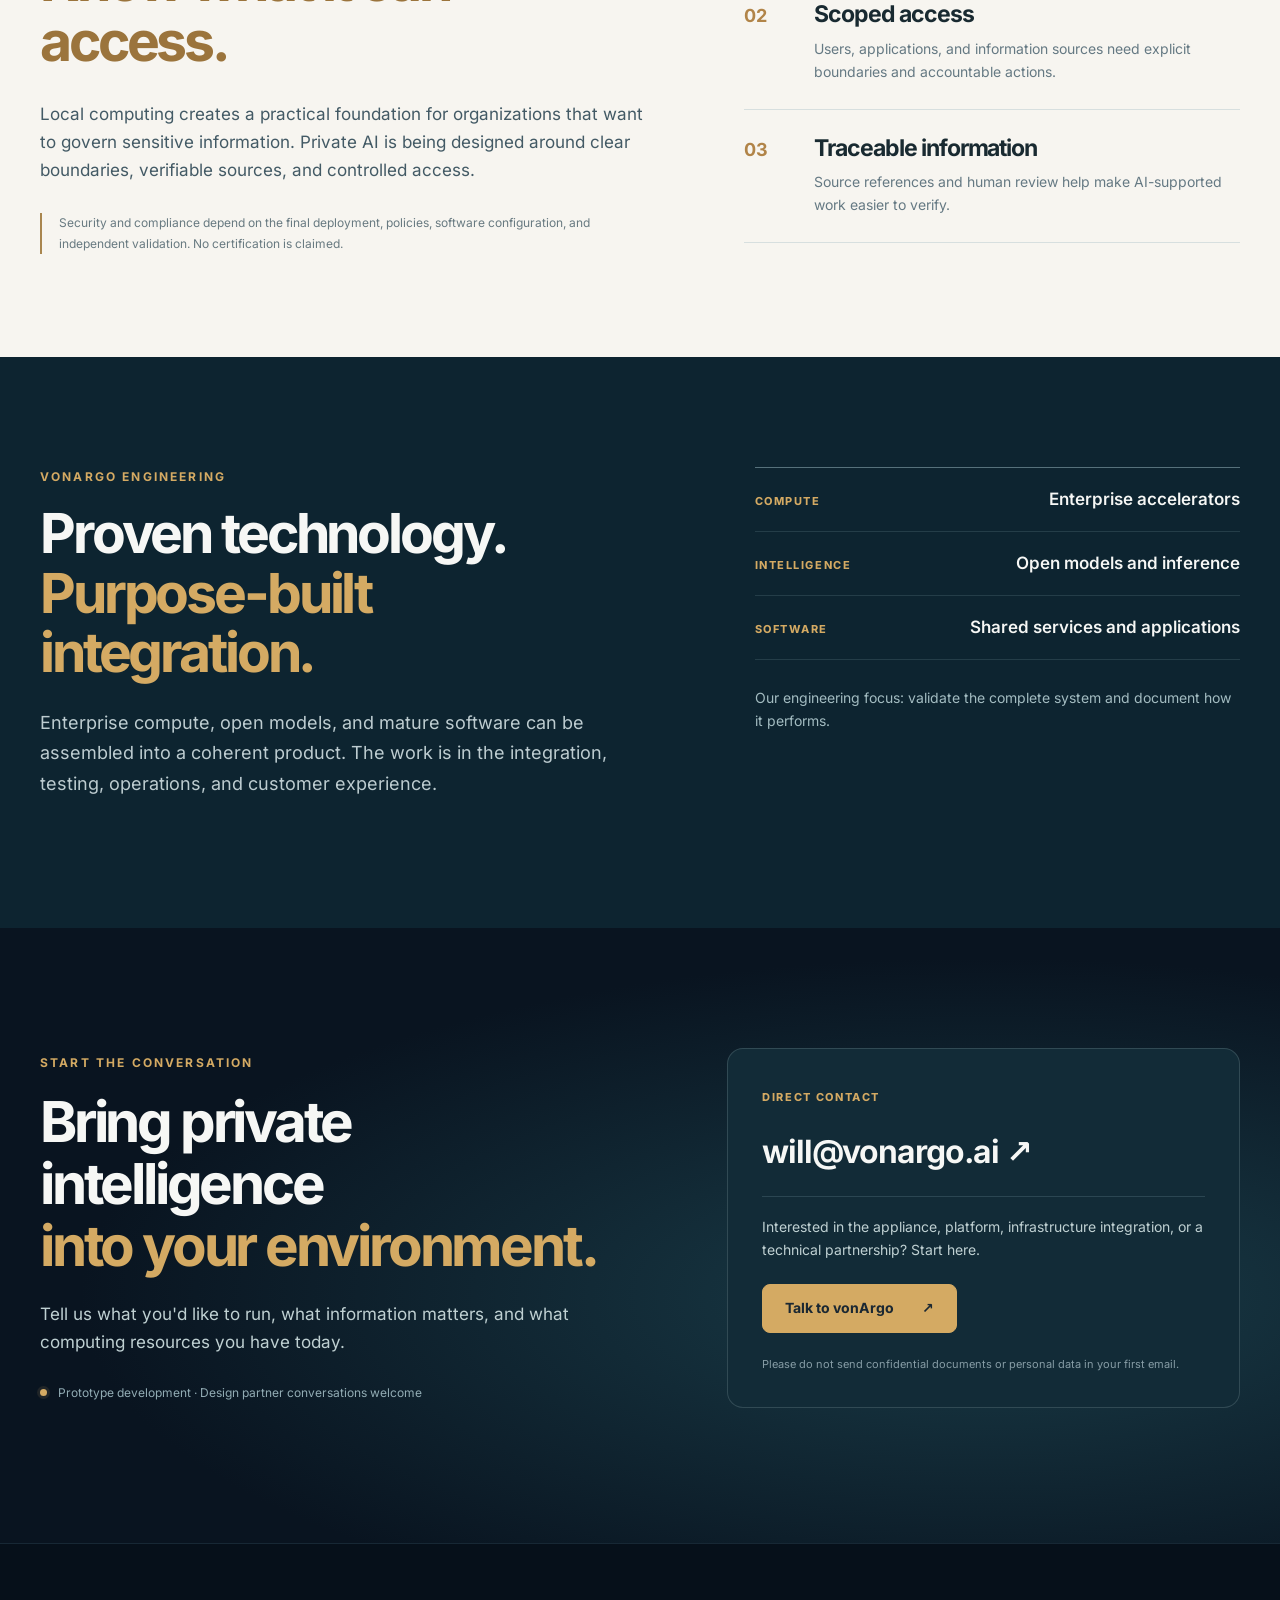
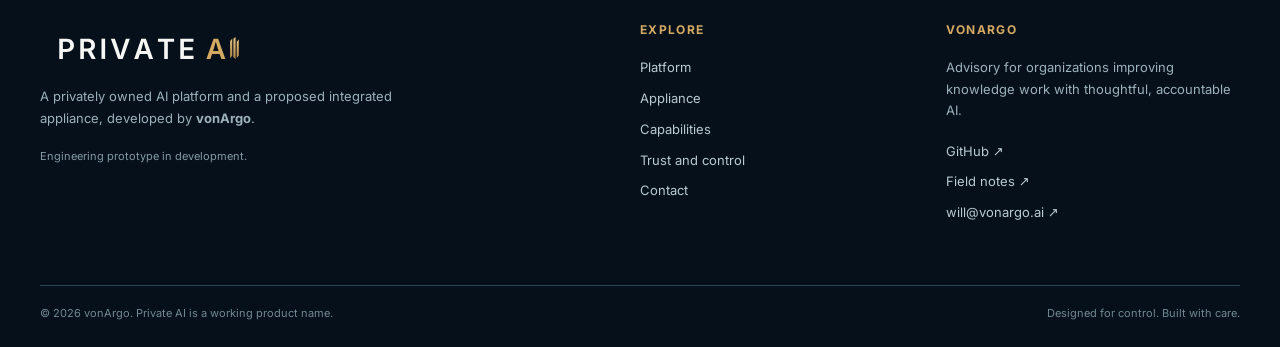
<file: platform/index.html>
<!doctype html>
<html lang="en">
<head>
  <meta charset="utf-8">
  <meta name="viewport" content="width=device-width, initial-scale=1">
  <meta name="theme-color" content="#091420">
  <title>Platform &amp; trust | Private AI</title>
  <meta name="description" content="The Private AI platform: models, knowledge, applications, and the infrastructure that keeps your information on your systems.">
  <meta property="og:type" content="website">
  <meta property="og:title" content="Platform &amp; trust | Private AI">
  <meta property="og:description" content="The Private AI platform: models, knowledge, applications, and the infrastructure that keeps your information on your systems.">
  <meta property="og:url" content="https://vonargo.ai/platform/">
  <link rel="canonical" href="https://vonargo.ai/platform/">
  <meta property="og:image" content="https://vonargo.ai/assets/social-preview.jpg">
  <meta name="twitter:card" content="summary_large_image">
  <link rel="icon" href="../assets/favicon.png" type="image/png">
  <link rel="icon" href="../assets/private-ai-mark.svg" type="image/svg+xml">
  <link rel="stylesheet" href="../fonts/fonts.css">
  <link rel="stylesheet" href="../css/styles.css">
  <link rel="stylesheet" href="../css/pages.css">
  <script src="../js/main.js" defer></script>
</head>
<body>
  <a class="skip-link" href="#main">Skip to content</a>
  <header class="site-header" id="site-header">
    <div class="header-inner wrap">
      <a class="brand-link" href="../" aria-label="Private AI by vonArgo - home">
        <img class="brand-logo" src="../assets/private-ai-wordmark.svg" alt="Private AI" width="876" height="186">
        <span class="brand-byline">BY VONARGO</span>
      </a>
      <nav class="nav-links" aria-label="Primary navigation" id="primary-nav">
        <a href="../#top">Product</a>
        <a href="../work/">What you get</a>
        <a href="../platform/">Platform</a>
        <a href="#contact">Contact</a>
      </nav>
      <a class="button button-gold nav-cta" href="#contact">Talk to us <span aria-hidden="true">&#8599;</span></a>
      <button class="menu-toggle" type="button" aria-controls="primary-nav" aria-expanded="false" aria-label="Open navigation"><span></span><span></span><span></span></button>
    </div>
  </header>

  <main id="main">
    <section class="section-dark platform-section" id="platform" aria-labelledby="platform-title">
      <div class="wrap platform-header" data-reveal>
        <p class="eyebrow">THE INTELLIGENCE PLATFORM</p>
        <h2 id="platform-title">One platform.<br><em>Many kinds of intelligence.</em></h2>
        <p class="section-lead">The software brings models, knowledge, applications, and management together. Each capability has a clear place in the system and a familiar place in your workspace.</p>
      </div>
      <div class="wrap platform-grid">
        <div class="platform-topology" data-reveal>
          <div class="topology-workspace"><span class="topology-micro">YOUR PRIVATE AI WORKSPACE</span><strong>One coherent experience</strong><span>Chat &nbsp; · &nbsp; Documents &nbsp; · &nbsp; Apps</span></div>
          <div class="topology-stem" aria-hidden="true"></div>
          <div class="topology-orchestration"><span class="topology-micro">THE SHARED PLATFORM</span><strong>Model and workload gateway</strong><span>Connects available capabilities to the work</span></div>
          <div class="topology-trunk" aria-hidden="true"></div>
          <div class="topology-nodes" aria-label="Shared AI services"><span>Models</span><span>Knowledge</span><span>Actions</span><span>Control</span></div>
          <div class="topology-foundation">CUSTOMER-CONTROLLED COMPUTING</div>
          <p class="topology-disclaimer">Concept architecture. Runtime selection and orchestration are under development.</p>
        </div>
        <div class="capability-rows" data-reveal>
          <div class="cap-row"><span class="cap-number">01</span><div><h3>Models</h3><p>Run and select local language, reasoning, vision, and specialist models suited to your work.</p></div></div>
          <div class="cap-row"><span class="cap-number">02</span><div><h3>Knowledge</h3><p>Find useful information across authorized collections and inspect the sources behind an answer.</p></div></div>
          <div class="cap-row"><span class="cap-number">03</span><div><h3>Applications</h3><p>Use chat, research, coding, analysis, and independent AI-enabled tools from a shared environment.</p></div></div>
          <div class="cap-row"><span class="cap-number">04</span><div><h3>Control</h3><p>Manage the people, services, access boundaries, and operational health of your AI environment.</p></div></div>
        </div>
      </div>
    </section>

    <section class="section-light compute-section" aria-labelledby="compute-title">
      <div class="wrap compute-layout">
        <div class="compute-copy" data-reveal>
          <p class="eyebrow eyebrow-dark">COMPUTE THAT FITS</p>
          <h2 id="compute-title">Your infrastructure.<br><em>Your choice.</em></h2>
          <p>Private AI is being developed as a common software environment that can use our integrated appliance and other compatible model-serving systems.</p>
          <p class="muted-small">One software experience can serve different validated compute configurations. Third-party compatibility is a development objective and depends on hardware and runtime testing.</p>
        </div>
        <div class="compute-cards" data-reveal>
          <div class="compute-system primary-compute"><span class="compute-type">01 / INTEGRATED</span><img src="../assets/private-ai-mark.svg" width="70" height="70" alt=""><strong>Private AI appliance</strong><p>Our proposed complete hardware and software configuration.</p></div>
          <div class="compute-system"><span class="compute-type">02 / EXISTING</span><span class="compute-device work-device" aria-hidden="true"></span><strong>GPU workstations</strong><p>Use compatible local hardware your organization already owns.</p></div>
          <div class="compute-system"><span class="compute-type">03 / EXPANDED</span><span class="compute-device node-device" aria-hidden="true"></span><strong>Additional compute</strong><p>Connect supported model endpoints as requirements grow.</p></div>
        </div>
      </div>
    </section>

    <section class="section-dark capabilities-section" id="capabilities" aria-labelledby="capabilities-title">
      <div class="wrap capabilities-head" data-reveal><p class="eyebrow">WHAT IT ENABLES</p><h2 id="capabilities-title">Confidential information.<br><em>Powerful intelligence.</em></h2><p>Private AI is designed for the everyday work of firms and teams that handle confidential information: the contracts, policies, records, and the questions that come with them.</p></div>
      <div class="wrap usecase-grid" data-reveal>
        <article class="usecase"><span class="usecase-index">01 / DOCUMENTS</span><h3>Understand your documents.</h3><p>Search, summarize, compare, and inspect source references across the information your organization authorizes.</p><p class="usecase-practice"><span class="gold-hairline"></span>Draft a letter, an appeal, or a proposal from your own documents, with the one it came from attached.</p><span class="usecase-tiny">DOCUMENT INTELLIGENCE</span></article>
        <article class="usecase"><span class="usecase-index">02 / KNOWLEDGE</span><h3>Find the knowledge you need.</h3><p>Explore local collections, policies, technical records, and the context behind decisions.</p><p class="usecase-practice"><span class="gold-hairline"></span>Ask where the policy on something lives and get the section and the document. Ask how you handled this last time and see the trace back to your decision.</p><span class="usecase-tiny">KNOWLEDGE RETRIEVAL</span></article>
        <article class="usecase"><span class="usecase-index">03 / RESEARCH</span><h3>Make sense of complex work.</h3><p>Use capable models to research questions, compare evidence, and prepare useful working material.</p><p class="usecase-practice"><span class="gold-hairline"></span>See what changed between version three and version five, and find the clause that went missing.</p><span class="usecase-tiny">RESEARCH AND ANALYSIS</span></article>
        <article class="usecase"><span class="usecase-index">04 / ACTIONS</span><h3>Bring tools into the workflow.</h3><p>Connect approved applications and assistants with explicit permissions and human review.</p><p class="usecase-practice"><span class="gold-hairline"></span>Turn raw site notes into a consistent, timestamped incident record while it&rsquo;s fresh.</p><span class="usecase-tiny">TOOLS AND ASSISTANTS</span></article>
      </div>
    </section>

    <section class="section-light trust-section" id="trust" aria-labelledby="trust-title">
      <div class="wrap trust-grid">
        <div class="trust-copy" data-reveal><p class="eyebrow eyebrow-dark">TRUST AND CONTROL</p><h2 id="trust-title">Know where your AI runs.<br><em>Know what it can access.</em></h2><p>Local computing creates a practical foundation for organizations that want to govern sensitive information. Private AI is being designed around clear boundaries, verifiable sources, and controlled access.</p><div class="trust-disclaimer">Security and compliance depend on the final deployment, policies, software configuration, and independent validation. No certification is claimed.</div></div>
        <div class="trust-stack" data-reveal>
          <div class="trust-item"><span class="trust-symbol">01</span><div><h3>Local execution</h3><p>Models and information services can operate within infrastructure your organization controls. So the most private things can stay on systems you control: a bank feed, a contract draft, a patient record.</p></div></div>
          <div class="trust-item"><span class="trust-symbol">02</span><div><h3>Scoped access</h3><p>Users, applications, and information sources need explicit boundaries and accountable actions.</p></div></div>
          <div class="trust-item"><span class="trust-symbol">03</span><div><h3>Traceable information</h3><p>Source references and human review help make AI-supported work easier to verify.</p></div></div>
        </div>
      </div>
    </section>

    <section class="section-dark approach-section" aria-labelledby="approach-title">
      <div class="wrap approach-grid">
        <div data-reveal><p class="eyebrow">VONARGO ENGINEERING</p><h2 id="approach-title">Proven technology.<br><em>Purpose-built integration.</em></h2><p class="section-lead">Enterprise compute, open models, and mature software can be assembled into a coherent product. The work is in the integration, testing, operations, and customer experience.</p></div>
        <div class="approach-summary" data-reveal>
          <div class="approach-line"><span>COMPUTE</span><strong>Enterprise accelerators</strong></div>
          <div class="approach-line"><span>INTELLIGENCE</span><strong>Open models and inference</strong></div>
          <div class="approach-line"><span>SOFTWARE</span><strong>Shared services and applications</strong></div>
          <p>Our engineering focus: validate the complete system and document how it performs.</p>
        </div>
      </div>
    </section>

    <section class="section-dark contact-section" id="contact" aria-labelledby="contact-title">
      <div class="wrap contact-grid" data-reveal>
        <div><p class="eyebrow">START THE CONVERSATION</p><h2 id="contact-title">Bring private intelligence<br><em>into your environment.</em></h2><p>Tell us what you'd like to run, what information matters, and what computing resources you have today.</p><div class="contact-status"><span class="status-dot"></span> Prototype development · Design partner conversations welcome</div></div>
        <div class="contact-box"><span class="contact-label">DIRECT CONTACT</span><a class="contact-email" href="mailto:will@vonargo.ai?subject=Private%20AI%20inquiry">will@vonargo.ai <span aria-hidden="true">&#8599;</span></a><p>Interested in the appliance, platform, infrastructure integration, or a technical partnership? Start here.</p><a class="button button-gold" href="#contact">Talk to vonArgo <span aria-hidden="true">&#8599;</span></a><span class="contact-small">Please do not send confidential documents or personal data in your first email.</span></div>
      </div>
    </section>
  </main>

  <footer class="site-footer" id="company">
    <div class="wrap footer-grid">
      <div class="footer-maker"><img src="../assets/private-ai-wordmark.svg" alt="Private AI" width="876" height="186"><p>A privately owned AI platform and a proposed integrated appliance, developed by <strong>vonArgo</strong>.</p><span>Engineering prototype in development.</span></div>
      <div class="footer-links"><h3>Explore</h3><a href="#platform">Platform</a><a href="../#appliance">Appliance</a><a href="#capabilities">Capabilities</a><a href="#trust">Trust and control</a><a href="#contact">Contact</a></div>
      <div class="footer-links"><h3>vonArgo</h3><p>Advisory for organizations improving knowledge work with thoughtful, accountable AI.</p><a href="https://github.com/vonargo" target="_blank" rel="noopener noreferrer">GitHub <span aria-hidden="true">&#8599;</span></a><a href="https://parlaiment.bearblog.dev" target="_blank" rel="noopener noreferrer">Field notes <span aria-hidden="true">&#8599;</span></a><a href="mailto:will@vonargo.ai">will@vonargo.ai <span aria-hidden="true">&#8599;</span></a></div>
    </div>
    <div class="wrap footer-bottom"><span>&copy; <span id="year">2026</span> vonArgo. Private AI is a working product name.</span><span>Designed for control. Built with care.</span></div>
  </footer>
</body>
</html>
</file>
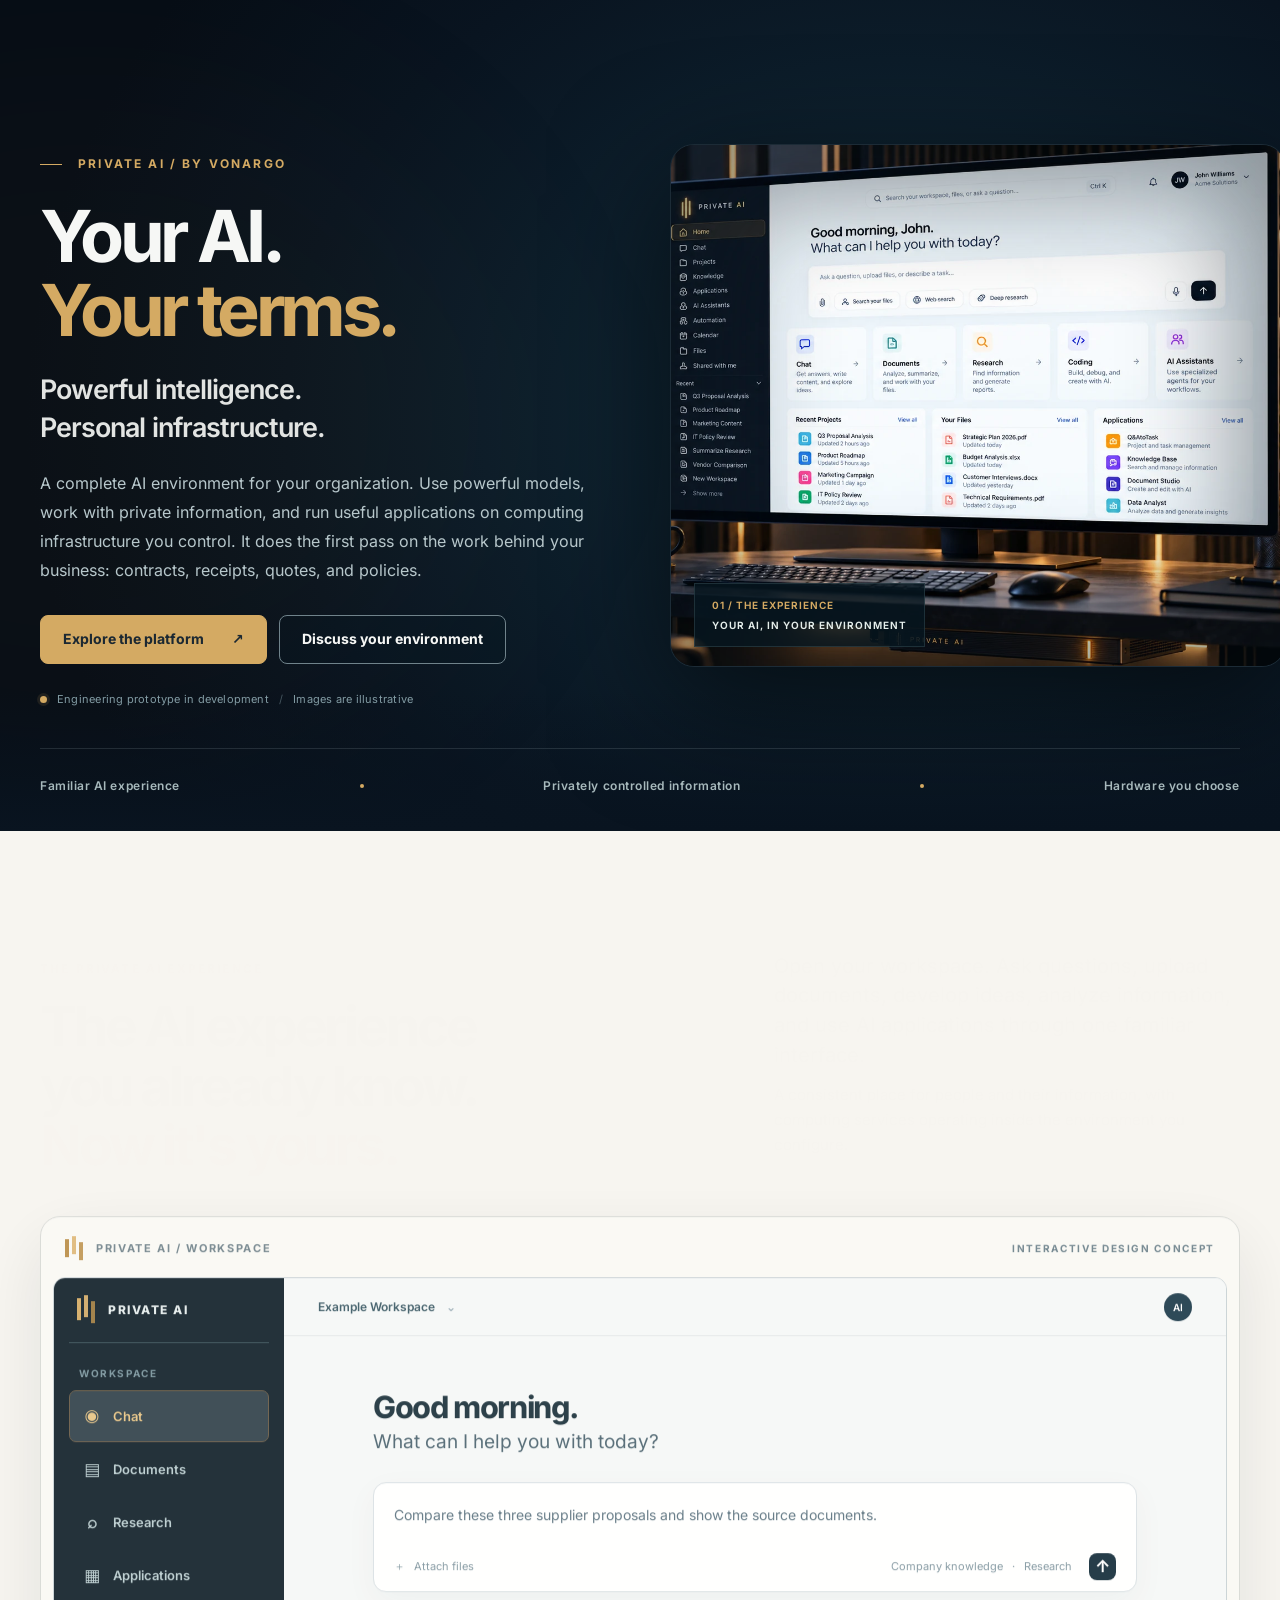
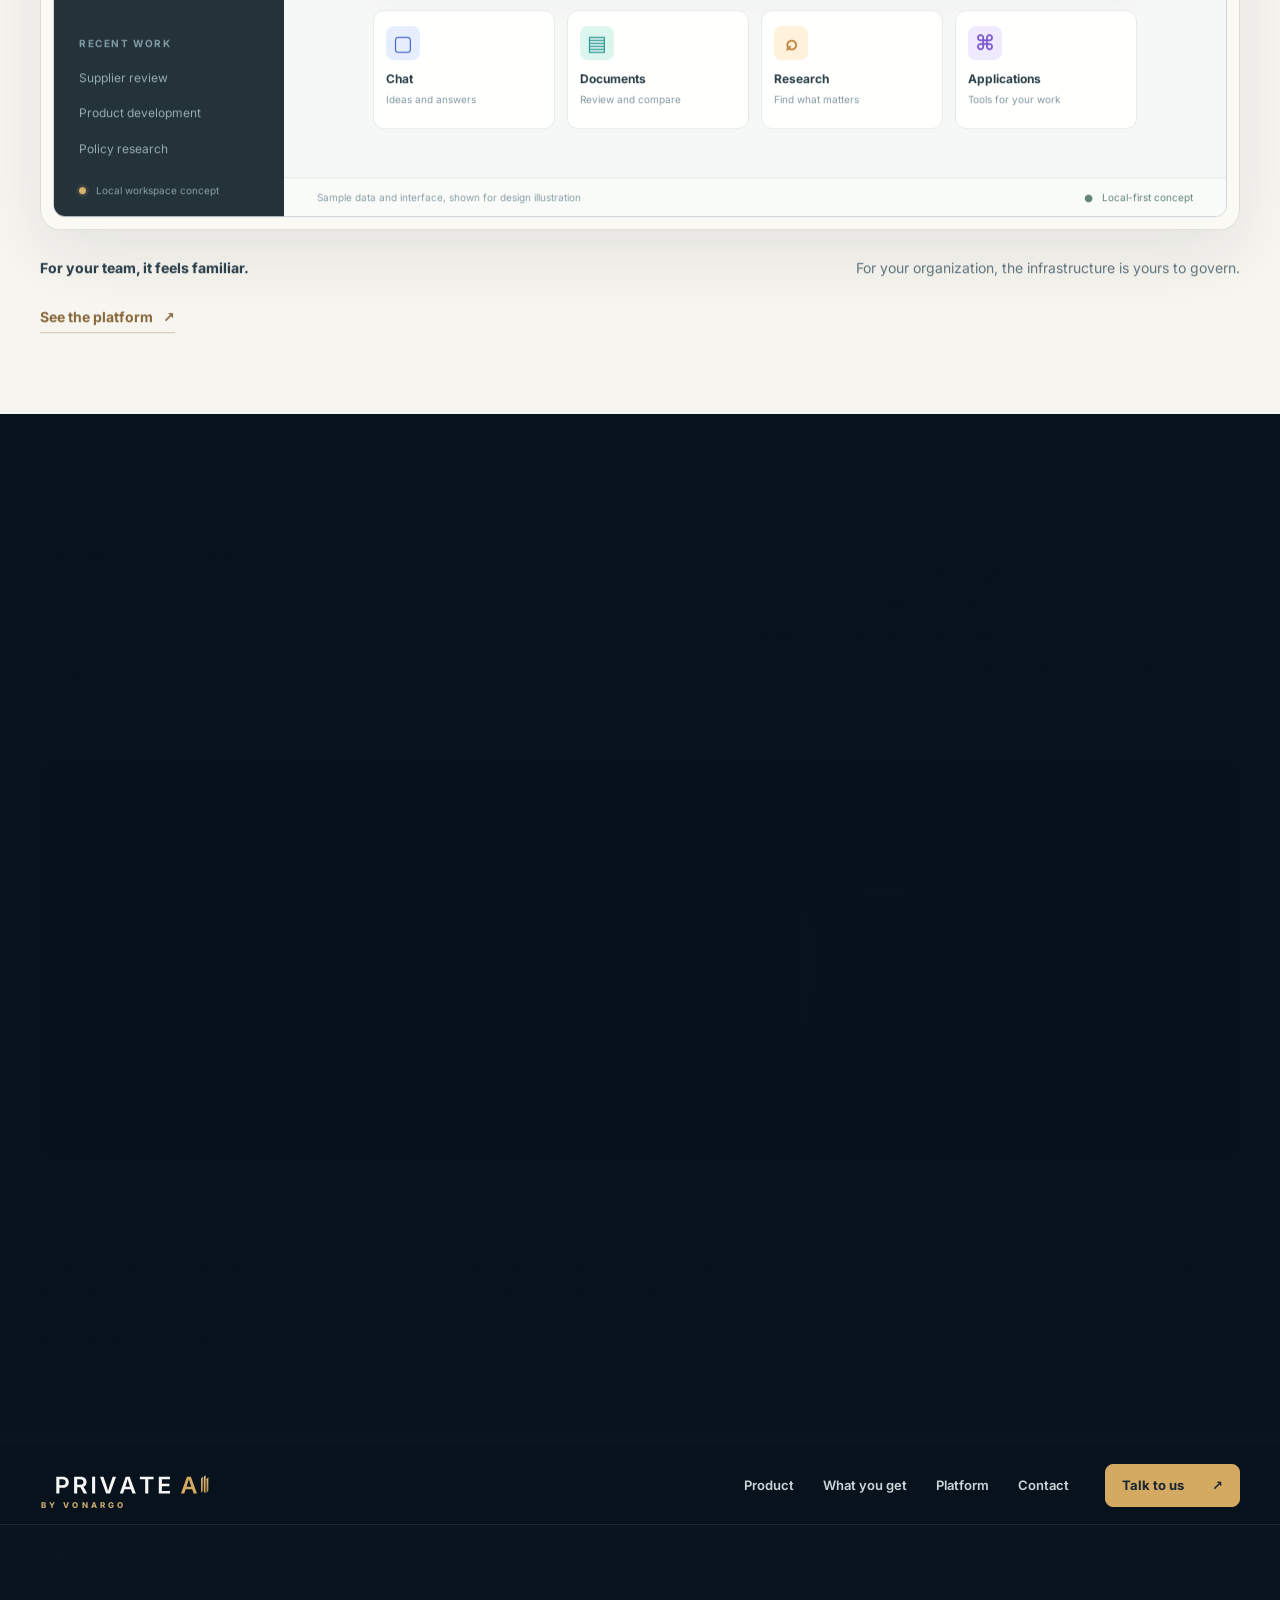
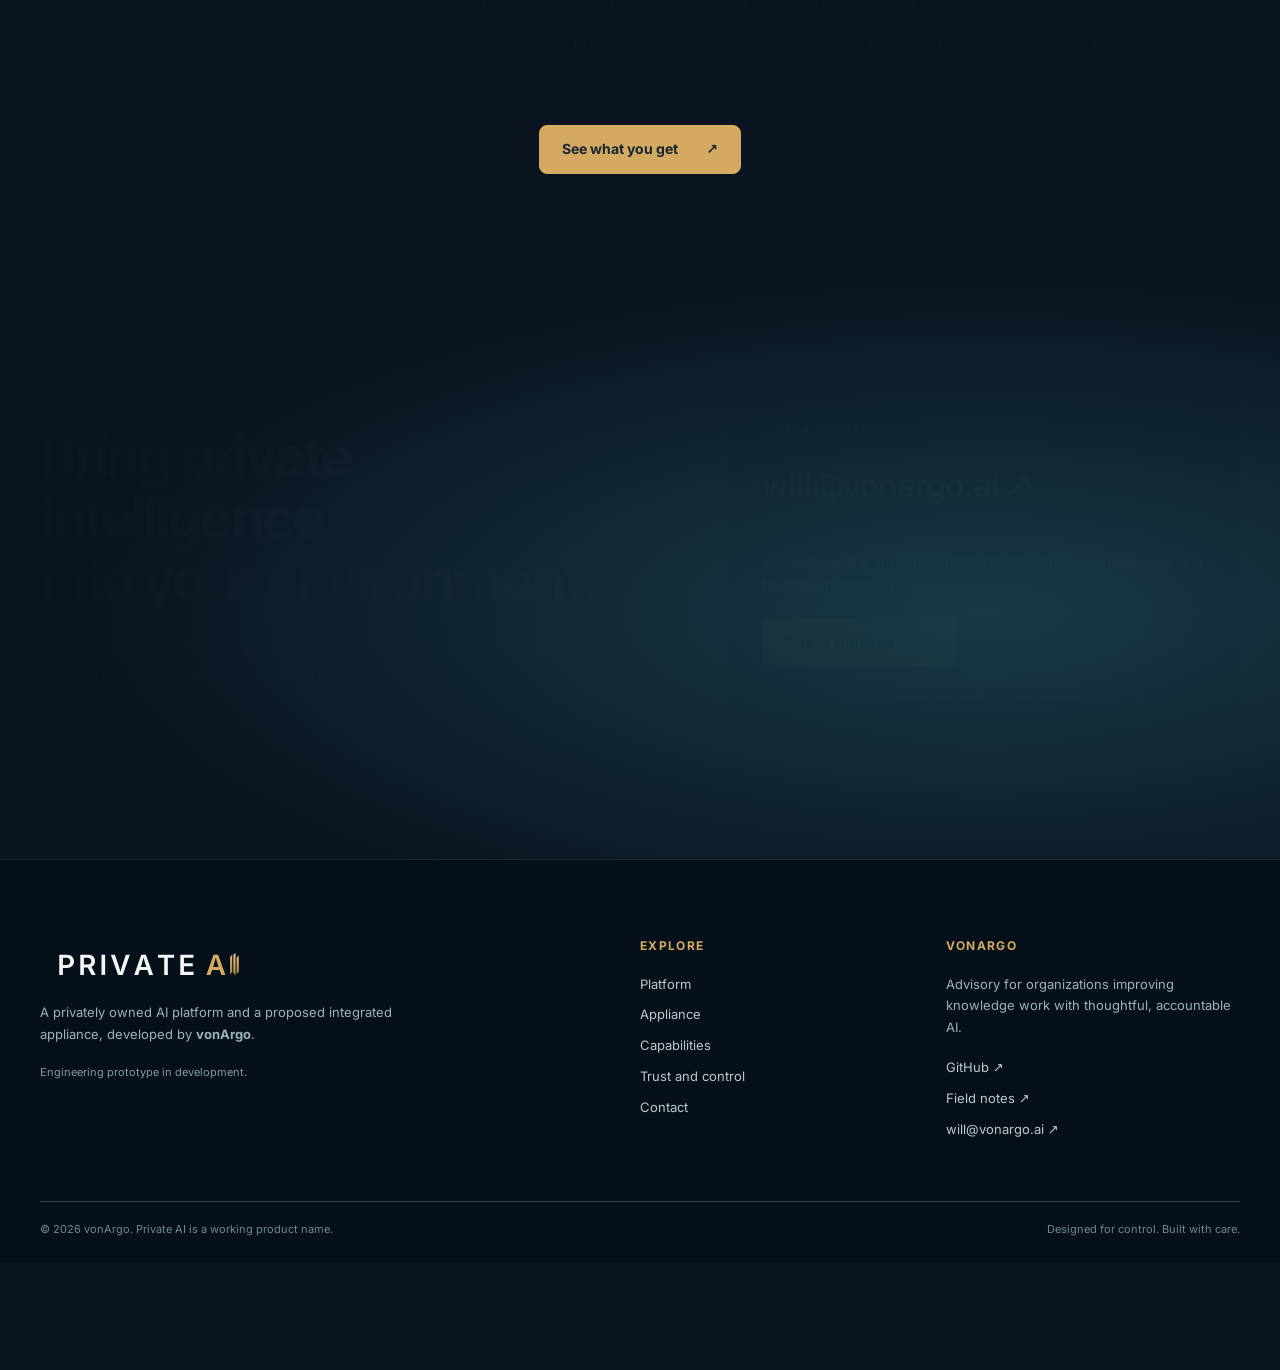
<file: popai/index.html>
<!doctype html>
<html lang="en">
<head>
<meta charset="utf-8">
<meta http-equiv="refresh" content="0; url=/appliance/">
<link rel="canonical" href="https://vonargo.ai/appliance/">
<title>Private AI Appliance &middot; vonArgo</title>
</head>
<body>
<p>Moved: <a href="/appliance/">Private AI Appliance</a>.</p>
<script>location.replace('/appliance/')</script>
</body>
</html>
</file>
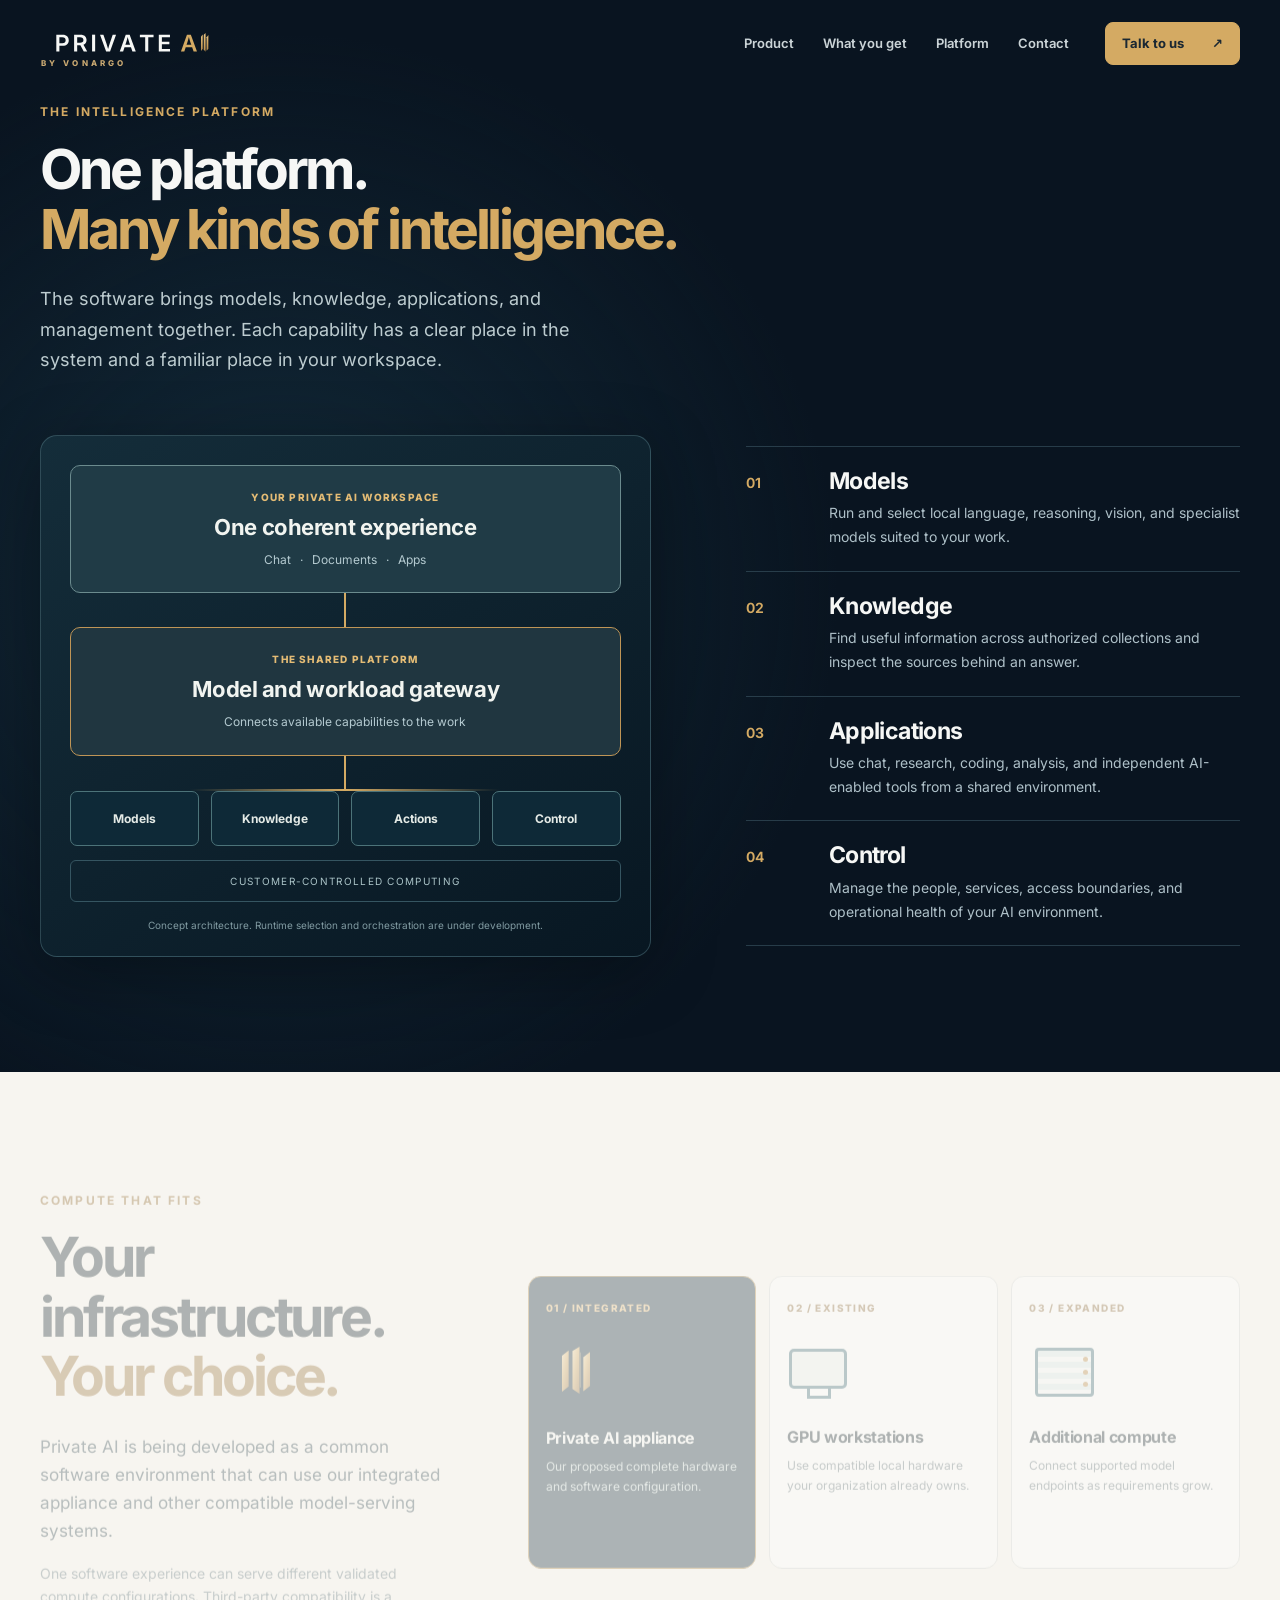
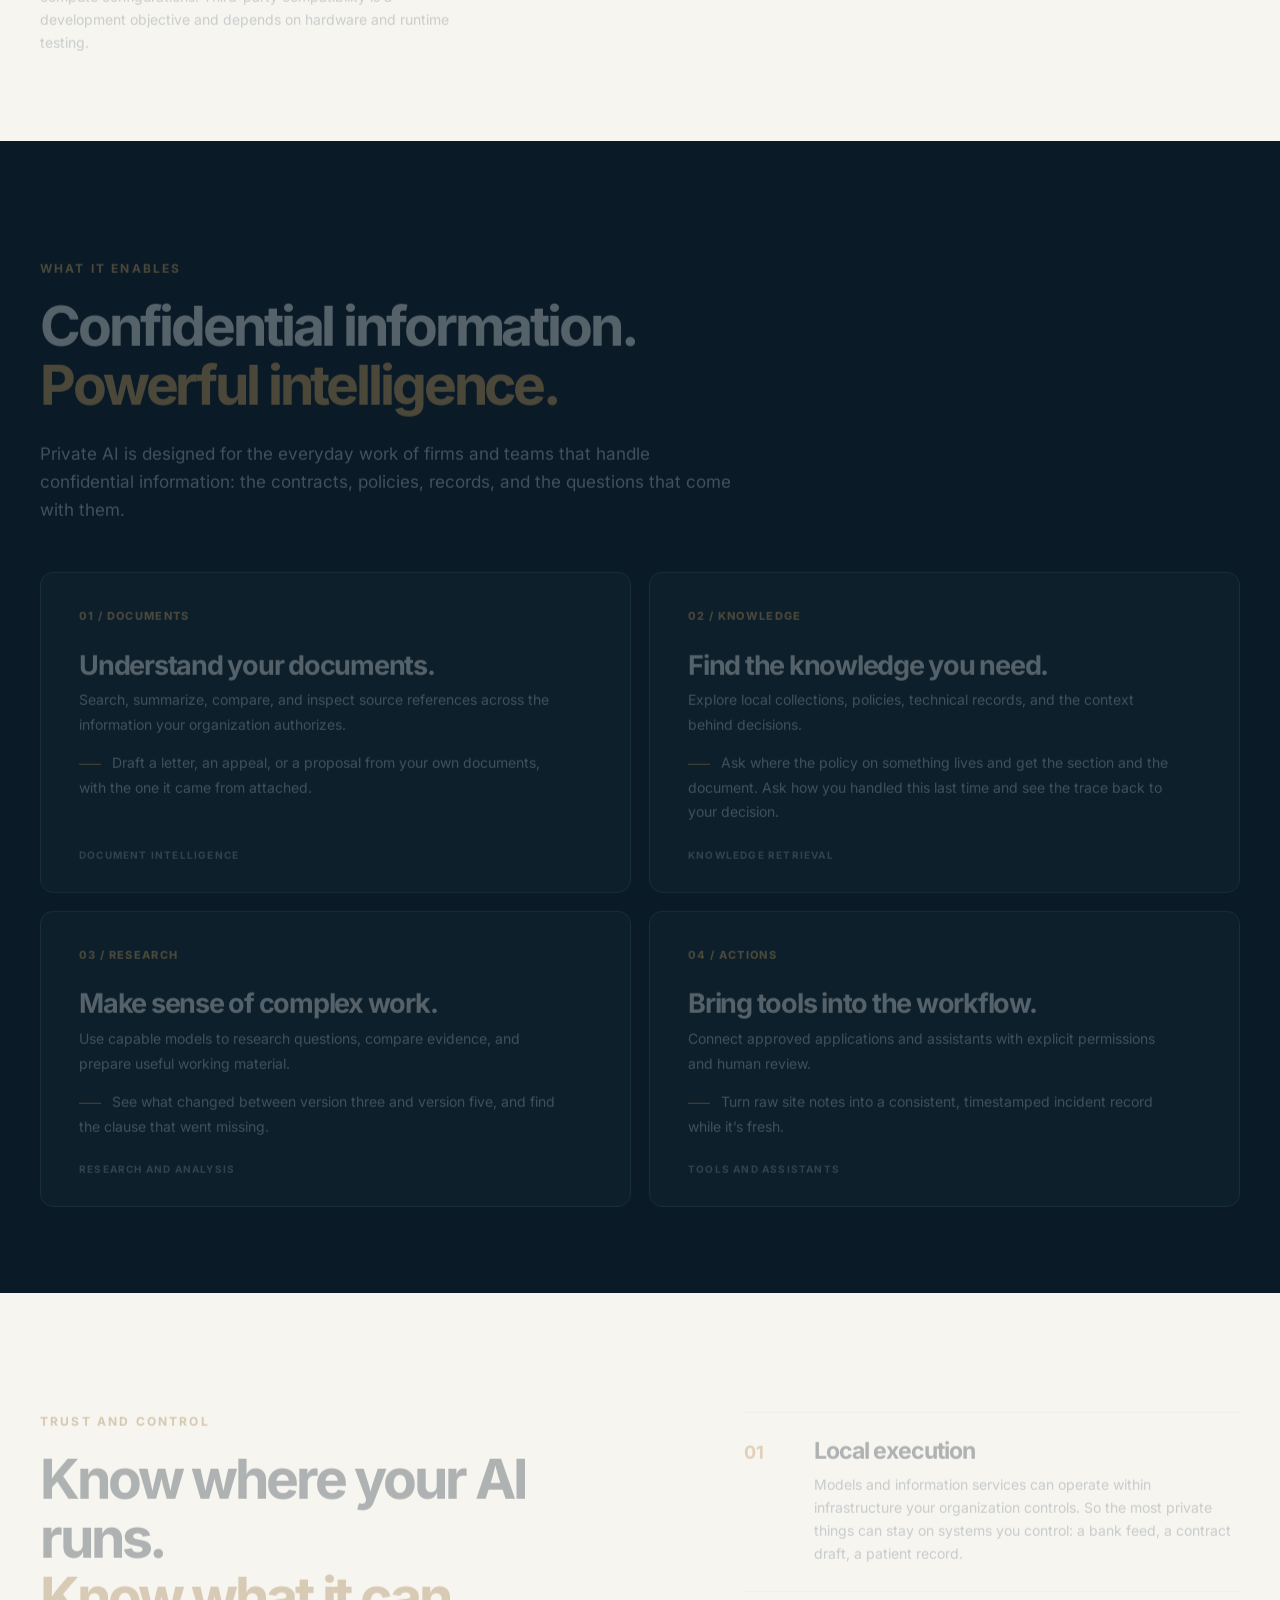
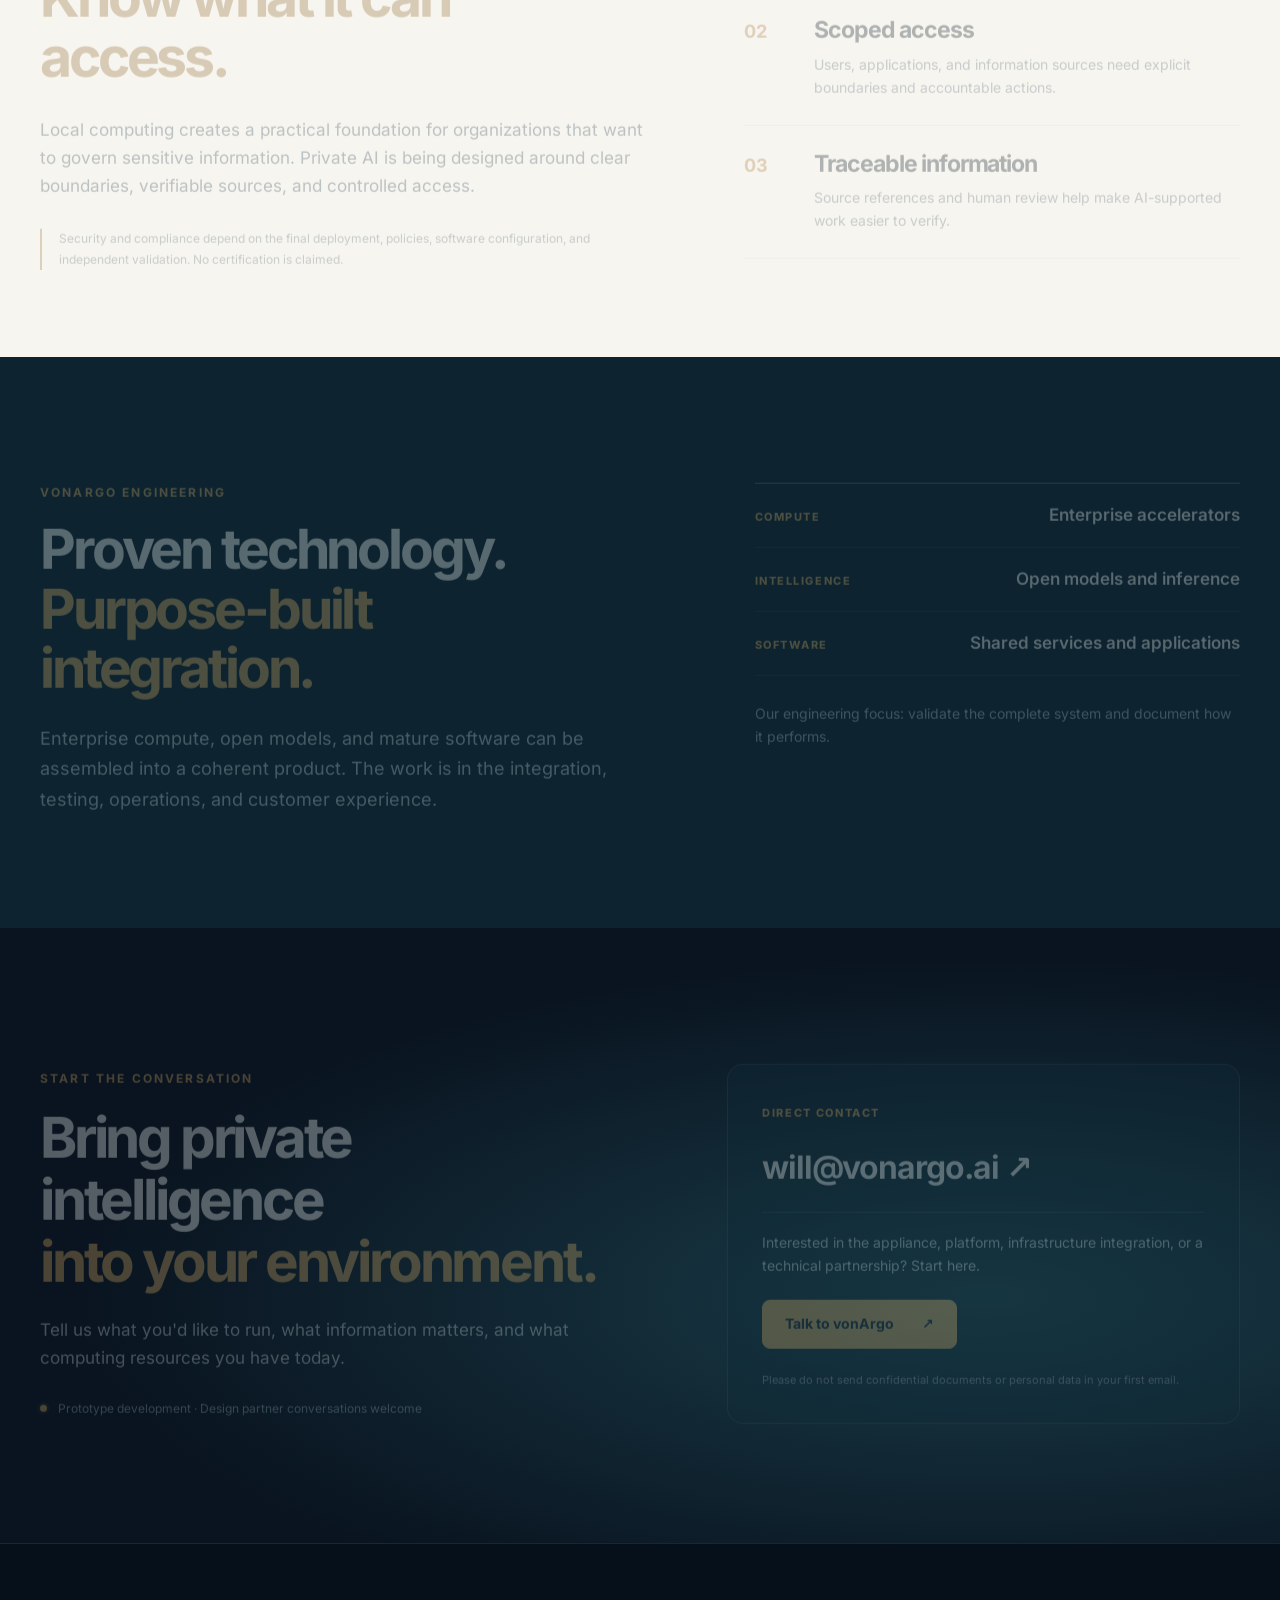
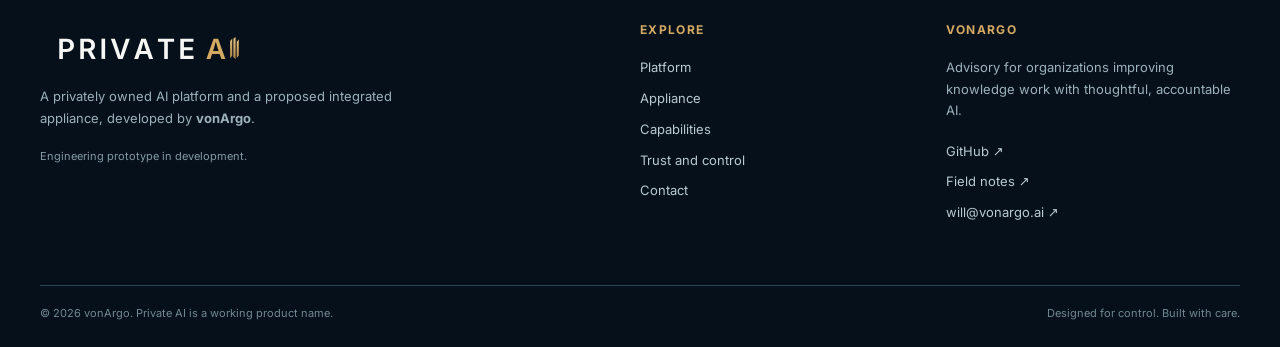
<file: trust/index.html>
<!doctype html><html lang="en"><head><meta charset="utf-8"><meta name="robots" content="noindex"><meta http-equiv="refresh" content="0; url=../platform/#trust"><title>Moved</title></head><body><p>Moved. <a href="../platform/#trust">Continue</a>.</p></body></html>
</file>
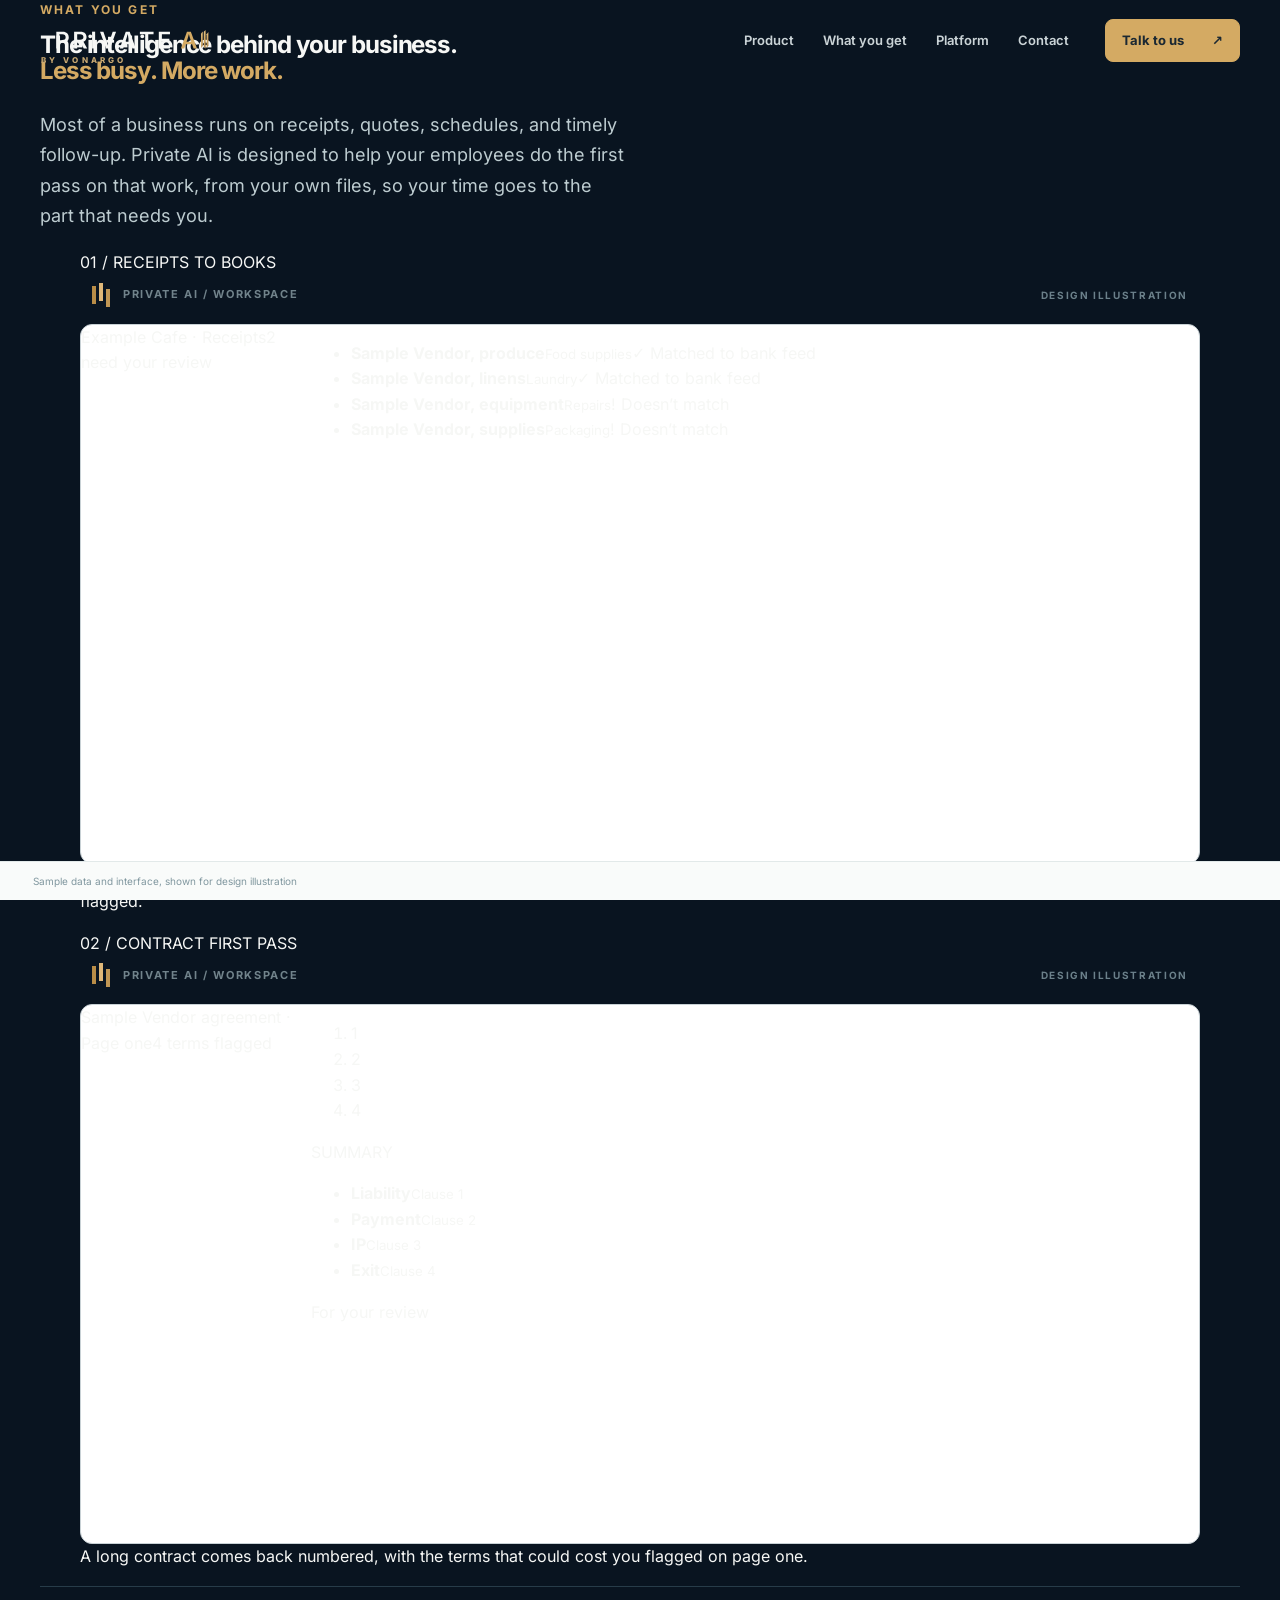
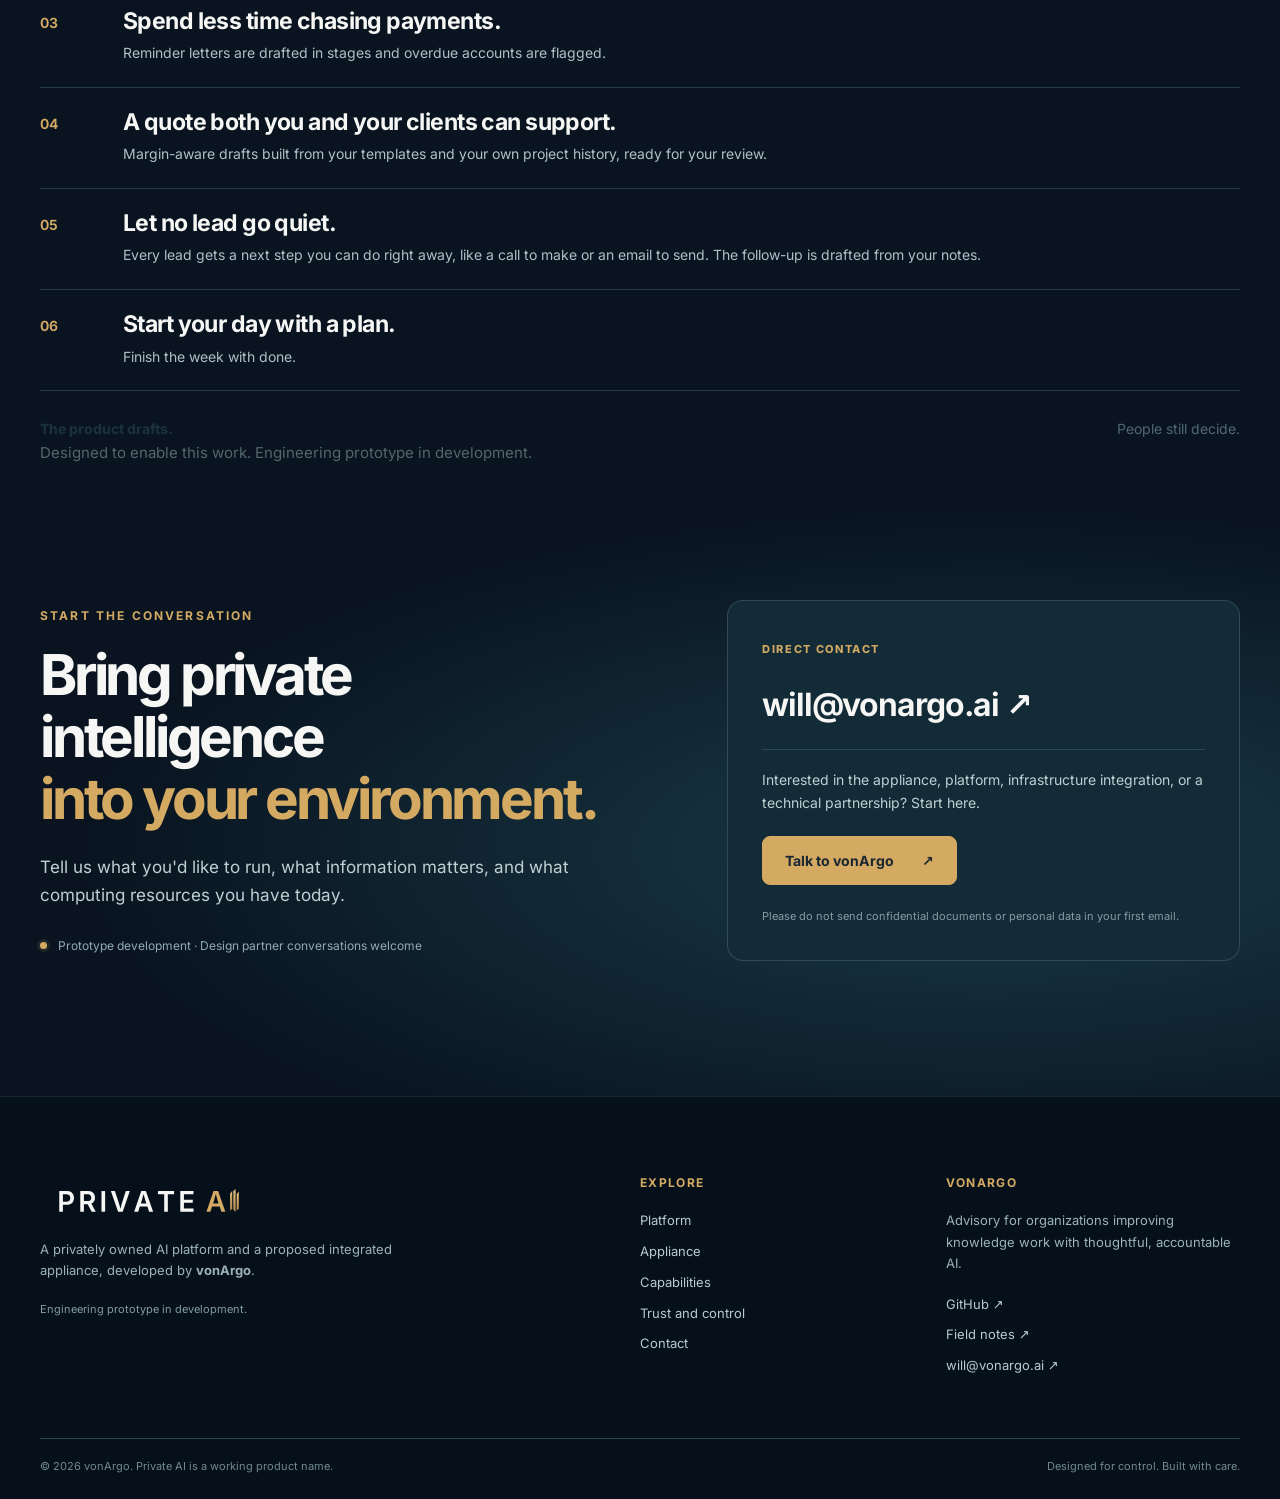
<file: work/index.html>
<!doctype html>
<html lang="en">
<head>
  <meta charset="utf-8">
  <meta name="viewport" content="width=device-width, initial-scale=1">
  <meta name="theme-color" content="#091420">
  <title>What you get | Private AI</title>
  <meta name="description" content="The six kinds of work Private AI does the first pass on: receipts, contracts, payments, quotes, leads, and the day.">
  <meta property="og:type" content="website">
  <meta property="og:title" content="What you get | Private AI">
  <meta property="og:description" content="The six kinds of work Private AI does the first pass on: receipts, contracts, payments, quotes, leads, and the day.">
  <meta property="og:url" content="https://vonargo.ai/work/">
  <link rel="canonical" href="https://vonargo.ai/work/">
  <meta property="og:image" content="https://vonargo.ai/assets/social-preview.jpg">
  <meta name="twitter:card" content="summary_large_image">
  <link rel="icon" href="../assets/favicon.png" type="image/png">
  <link rel="icon" href="../assets/private-ai-mark.svg" type="image/svg+xml">
  <link rel="stylesheet" href="../fonts/fonts.css">
  <link rel="stylesheet" href="../css/styles.css">
  <link rel="stylesheet" href="../css/pages.css">
  <script src="../js/main.js" defer></script>
</head>
<body>
  <a class="skip-link" href="#main">Skip to content</a>
  <header class="site-header" id="site-header">
    <div class="header-inner wrap">
      <a class="brand-link" href="../" aria-label="Private AI by vonArgo - home">
        <img class="brand-logo" src="../assets/private-ai-wordmark.svg" alt="Private AI" width="876" height="186">
        <span class="brand-byline">BY VONARGO</span>
      </a>
      <nav class="nav-links" aria-label="Primary navigation" id="primary-nav">
        <a href="../#top">Product</a>
        <a href="../work/">What you get</a>
        <a href="../platform/">Platform</a>
        <a href="#contact">Contact</a>
      </nav>
      <a class="button button-gold nav-cta" href="#contact">Talk to us <span aria-hidden="true">&#8599;</span></a>
      <button class="menu-toggle" type="button" aria-controls="primary-nav" aria-expanded="false" aria-label="Open navigation"><span></span><span></span><span></span></button>
    </div>
  </header>

  <main id="main">
    <section class="section-dark whatyouget-section" id="what-you-get" aria-labelledby="whatyouget-title">
      <div class="wrap whatyouget-head" data-reveal>
        <p class="eyebrow">WHAT YOU GET</p>
        <h2 id="whatyouget-title">The intelligence behind your business.<br><em>Less busy. More work.</em></h2>
        <p class="section-lead">Most of a business runs on receipts, quotes, schedules, and timely follow-up. Private AI is designed to help your employees do the first pass on that work, from your own files, so your time goes to the part that needs you.</p>
      </div>
      <div class="wrap whatyouget-grid">
        <div class="wyg-panels" data-reveal>
          <figure class="wyg-panel">
            <span class="wyg-tag">01 / RECEIPTS TO BOOKS</span>
            <div class="mock-toolbar"><span class="toolbar-title"><span class="tiny-mark" aria-hidden="true"></span> PRIVATE AI / WORKSPACE</span><span class="concept-label">DESIGN ILLUSTRATION</span></div>
            <div class="workspace-mock wyg-mock" role="img" aria-label="Illustration of a list of four sample receipts for Example Cafe, each with a category. Two are matched to the bank feed and two are marked as not matching. A chip reads 2 need your review.">
              <div class="wyg-mock-top"><span>Example Cafe &middot; Receipts</span><span class="wyg-chip">2 need your review</span></div>
              <ul class="wyg-receipts" aria-hidden="true">
                  <li class="wyg-receipt"><span class="wyg-r-main"><b>Sample Vendor, produce</b><small>Food supplies</small></span><span class="wyg-match">&#10003; Matched to bank feed</span></li>
                  <li class="wyg-receipt"><span class="wyg-r-main"><b>Sample Vendor, linens</b><small>Laundry</small></span><span class="wyg-match">&#10003; Matched to bank feed</span></li>
                  <li class="wyg-receipt wyg-flag"><span class="wyg-r-main"><b>Sample Vendor, equipment</b><small>Repairs</small></span><span class="wyg-match">! Doesn&rsquo;t match</span></li>
                  <li class="wyg-receipt wyg-flag"><span class="wyg-r-main"><b>Sample Vendor, supplies</b><small>Packaging</small></span><span class="wyg-match">! Doesn&rsquo;t match</span></li>
              </ul>
              <div class="mock-content-foot wyg-foot"><span>Sample data and interface, shown for design illustration</span></div>
            </div>
            <figcaption>Receipts from email, photos, and your inbox end up filed. They come back categorized, matched to the bank feed, with the ones that don&rsquo;t add up flagged.</figcaption>
          </figure>
          <figure class="wyg-panel">
            <span class="wyg-tag">02 / CONTRACT FIRST PASS</span>
            <div class="mock-toolbar"><span class="toolbar-title"><span class="tiny-mark" aria-hidden="true"></span> PRIVATE AI / WORKSPACE</span><span class="concept-label">DESIGN ILLUSTRATION</span></div>
            <div class="workspace-mock wyg-mock" role="img" aria-label="Illustration of a page-one summary card for a sample contract with Sample Vendor. It lists four flagged terms: Liability, Payment, IP, and Exit. Numbered clause brackets run down the margin. The card ends with For your review.">
              <div class="wyg-mock-top"><span>Sample Vendor agreement &middot; Page one</span><span class="wyg-chip">4 terms flagged</span></div>
              <div class="wyg-contract" aria-hidden="true">
                <ol class="wyg-clauses"><li>1</li><li>2</li><li>3</li><li>4</li></ol>
                <div class="wyg-summary">
                  <span class="wyg-summary-tag">SUMMARY</span>
                  <ul>
                    <li><b>Liability</b><small>Clause 1</small></li>
                    <li><b>Payment</b><small>Clause 2</small></li>
                    <li><b>IP</b><small>Clause 3</small></li>
                    <li><b>Exit</b><small>Clause 4</small></li>
                  </ul>
                  <span class="wyg-review">For your review</span>
                </div>
              </div>
              <div class="mock-content-foot wyg-foot"><span>Sample data and interface, shown for design illustration</span></div>
            </div>
            <figcaption>A long contract comes back numbered, with the terms that could cost you flagged on page one.</figcaption>
          </figure>
        </div>
        <div class="capability-rows wyg-rows" data-reveal>
          <div class="cap-row"><span class="cap-number">03</span><div><h3>Spend less time chasing payments.</h3><p>Reminder letters are drafted in stages and overdue accounts are flagged.</p></div></div>
          <div class="cap-row"><span class="cap-number">04</span><div><h3>A quote both you and your clients can support.</h3><p>Margin-aware drafts built from your templates and your own project history, ready for your review.</p></div></div>
          <div class="cap-row"><span class="cap-number">05</span><div><h3>Let no lead go quiet.</h3><p>Every lead gets a next step you can do right away, like a call to make or an email to send. The follow-up is drafted from your notes.</p></div></div>
          <div class="cap-row"><span class="cap-number">06</span><div><h3>Start your day with a plan.</h3><p>Finish the week with done.</p></div></div>
        </div>
      </div>
      <div class="wrap experience-bottom whatyouget-bottom" data-reveal><span>The product drafts.</span><span>People still decide.</span></div>
      <div class="wrap" data-reveal><p class="muted-small whatyouget-honesty">Designed to enable this work. Engineering prototype in development.</p></div>
    </section>

    <section class="section-dark contact-section" id="contact" aria-labelledby="contact-title">
      <div class="wrap contact-grid" data-reveal>
        <div><p class="eyebrow">START THE CONVERSATION</p><h2 id="contact-title">Bring private intelligence<br><em>into your environment.</em></h2><p>Tell us what you'd like to run, what information matters, and what computing resources you have today.</p><div class="contact-status"><span class="status-dot"></span> Prototype development · Design partner conversations welcome</div></div>
        <div class="contact-box"><span class="contact-label">DIRECT CONTACT</span><a class="contact-email" href="mailto:will@vonargo.ai?subject=Private%20AI%20inquiry">will@vonargo.ai <span aria-hidden="true">&#8599;</span></a><p>Interested in the appliance, platform, infrastructure integration, or a technical partnership? Start here.</p><a class="button button-gold" href="#contact">Talk to vonArgo <span aria-hidden="true">&#8599;</span></a><span class="contact-small">Please do not send confidential documents or personal data in your first email.</span></div>
      </div>
    </section>
  </main>

  <footer class="site-footer" id="company">
    <div class="wrap footer-grid">
      <div class="footer-maker"><img src="../assets/private-ai-wordmark.svg" alt="Private AI" width="876" height="186"><p>A privately owned AI platform and a proposed integrated appliance, developed by <strong>vonArgo</strong>.</p><span>Engineering prototype in development.</span></div>
      <div class="footer-links"><h3>Explore</h3><a href="../platform/#platform">Platform</a><a href="../#appliance">Appliance</a><a href="../platform/#capabilities">Capabilities</a><a href="../platform/#trust">Trust and control</a><a href="#contact">Contact</a></div>
      <div class="footer-links"><h3>vonArgo</h3><p>Advisory for organizations improving knowledge work with thoughtful, accountable AI.</p><a href="https://github.com/vonargo" target="_blank" rel="noopener noreferrer">GitHub <span aria-hidden="true">&#8599;</span></a><a href="https://parlaiment.bearblog.dev" target="_blank" rel="noopener noreferrer">Field notes <span aria-hidden="true">&#8599;</span></a><a href="mailto:will@vonargo.ai">will@vonargo.ai <span aria-hidden="true">&#8599;</span></a></div>
    </div>
    <div class="wrap footer-bottom"><span>&copy; <span id="year">2026</span> vonArgo. Private AI is a working product name.</span><span>Designed for control. Built with care.</span></div>
  </footer>
</body>
</html>
</file>
<file: fonts/fonts.css>
@font-face {
  font-family: "Inter";
  src: url("./inter-latin-wght-normal.woff2") format("woff2");
  font-weight: 100 900;
  font-style: normal;
  unicode-range: U+0000-00FF,U+0131,U+0152-0153,U+02BB-02BC,U+02C6,U+02DA,U+02DC,U+0304,U+0308,U+0329,U+2000-206F,U+20AC,U+2122,U+2191,U+2193,U+2212,U+2215,U+FEFF,U+FFFD;
  font-display: swap;
}
@font-face {
  font-family: "Inter";
  src: url("./inter-latin-ext-wght-normal.woff2") format("woff2");
  font-weight: 100 900;
  font-style: normal;
  unicode-range: U+0100-02BA,U+02BD-02C5,U+02C7-02CC,U+02CE-02D7,U+02DD-02FF,U+0304,U+0308,U+0329,U+1D00-1DBF,U+1E00-1E9F,U+1EF2-1EFF,U+2020,U+20A0-20AB,U+20AD-20C0,U+2113,U+2C60-2C7F,U+A720-A7FF;
  font-display: swap;
}
</file>
<file: css/styles.css>
:root{color-scheme:dark;--bg:#091420;--bg-deeper:#060e18;--surface:#142b39;--surface-light:#1b3644;--gold:#d4aa63;--gold-hover:#e8bd78;--ivory:#f6f7f5;--pale:#f7f5f0;--ink:#192a31;--muted:#becbd0;--muted-dark:#53666c;--border:#35505e;--font:Inter,"Segoe UI",system-ui,-apple-system,BlinkMacSystemFont,Arial,sans-serif;--wrap:1296px;--s:clamp(72px,8vw,130px)}
*,*::before,*::after{box-sizing:border-box}html{scroll-behavior:smooth;scroll-padding-top:88px}body{margin:0;background:var(--bg);color:var(--ivory);font-family:var(--font);-webkit-font-smoothing:antialiased;line-height:1.6}button,a{font:inherit}a{color:inherit;text-decoration:none}button{cursor:pointer}img,svg{max-width:100%;display:block}h1,h2,h3,p{margin-top:0}h1,h2,h3{line-height:1.1;letter-spacing:-.046em}h1,h2{font-weight:720}p{line-height:1.65}.wrap{width:min(var(--wrap),calc(100% - 80px));margin:0 auto}em{font-style:normal;color:var(--gold)}.section-dark{background:var(--bg);color:var(--ivory)}.section-light{background:var(--pale);color:var(--ink)}.eyebrow{color:var(--gold);font-size:12px;font-weight:700;letter-spacing:.18em;text-transform:uppercase}.eyebrow-dark{color:#926b30}.skip-link{position:absolute;left:10px;top:-80px;z-index:999;background:var(--gold);color:var(--ink);padding:12px 18px;border-radius:6px}.skip-link:focus{top:10px}:focus-visible{outline:3px solid var(--gold-hover);outline-offset:4px}.button{display:inline-flex;align-items:center;justify-content:center;gap:28px;min-height:49px;padding:13px 22px;border-radius:8px;font-size:14px;font-weight:720;line-height:1.3;white-space:nowrap;transition:background-color .19s ease,transform .19s ease,border-color .19s ease}.button:hover{transform:translateY(-2px)}.button-gold{color:#1b2832;background:var(--gold);border:1px solid var(--gold)}.button-gold:hover{background:var(--gold-hover);border-color:var(--gold-hover)}.button-outline{color:var(--ivory);border:1px solid #70838b;background:#0819234d}.button-outline:hover{border-color:var(--gold);background:#142b39}.muted-small{color:var(--muted-dark);font-size:15px}.status-dot{width:7px;height:7px;border-radius:50%;background:var(--gold);display:inline-block;flex:none;box-shadow:0 0 0 3px #d4aa631c}.gold-hairline{display:inline-block;width:22px;height:1px;background:var(--gold);vertical-align:middle;margin-right:11px}
/* Header */
.site-header{position:sticky;top:0;z-index:100;height:80px;margin-bottom:-80px;border-bottom:1px solid transparent;transition:background .24s,border-color .24s}.site-header.scrolled,.site-header.menu-open{background:#08131eea;border-color:#ffffff15;backdrop-filter:blur(18px)}.header-inner{height:80px;display:flex;align-items:center;gap:36px}.brand-link{display:inline-flex;flex-direction:column;align-items:flex-start;min-width:198px;line-height:1}.brand-logo{width:188px;height:40px;object-fit:contain;object-position:left}.brand-byline{font-size:8px;letter-spacing:.39em;color:#cbaa72;margin-left:1px;margin-top:-1px;font-weight:780}.nav-links{display:flex;align-items:center;gap:29px;margin-left:auto}.nav-links a{font-size:13px;font-weight:620;color:#cad3d6;white-space:nowrap;transition:color .2s}.nav-links a:hover,.nav-links a:focus-visible{color:var(--gold-hover)}.nav-cta{font-size:13px;min-height:43px;padding:9px 16px}.menu-toggle{display:none;margin-left:auto;background:transparent;border:1px solid #49606a;border-radius:8px;color:white;width:44px;height:44px;padding:12px;align-items:center;justify-content:space-between;flex-direction:column}.menu-toggle span{height:2px;background:#ecf0ef;width:100%;border-radius:2px}
/* Hero */
.hero{position:relative;min-height:820px;overflow:hidden;background:radial-gradient(ellipse 68% 90% at 70% 50%,#122d3c,#091420 70%,#060d16);padding-top:100px}.hero::after{content:"";position:absolute;bottom:0;left:0;right:0;height:140px;background:linear-gradient(transparent,#091420);pointer-events:none}.hero-glow{position:absolute;left:-340px;top:70px;width:850px;height:700px;border-radius:50%;background:#9461230b;filter:blur(100px);pointer-events:none}.hero-grid{min-height:610px;position:relative;z-index:2;display:grid;grid-template-columns:49% 51%;align-items:center;gap:12px}.hero-copy{position:relative;z-index:3;padding:54px 0 40px}.hero h1{font-size:clamp(62px,5.6vw,88px);letter-spacing:-.064em;line-height:1.025;margin:27px 0 23px}.hero-tagline{font-size:clamp(20px,2.1vw,27px);font-weight:610;line-height:1.42;letter-spacing:-.035em;color:#e2e4e2;margin:0 0 23px}.hero-intro{font-size:16px;color:#b7c7cb;max-width:570px;line-height:1.8;margin:0 0 30px}.cta-row{display:flex;align-items:center;gap:12px;flex-wrap:wrap}.hero-footnote{display:flex;align-items:center;gap:10px;margin-top:27px;color:#829ba3;font-size:11px;letter-spacing:.02em}.footnote-separator{opacity:.5}.hero-visual{height:565px;position:relative;align-self:center}.hero-photo{position:absolute;left:30px;right:-34px;top:2px;bottom:40px;border:1px solid #52687144;border-radius:24px;overflow:hidden;box-shadow:0 34px 120px #0009;background:#081521}.hero-photo img{width:100%;height:100%;object-fit:cover;object-position:50% 45%}.hero-photo::before{content:"";position:absolute;inset:0;z-index:1;box-shadow:inset 0 0 110px 50px #07131b6e;pointer-events:none}.hero-photo-caption{position:absolute;bottom:60px;left:54px;right:0;z-index:2;display:flex;flex-direction:column;gap:4px;width:max-content;background:#071620d6;border:1px solid #637f8542;padding:13px 17px;color:#e5eeeb;font-size:10px;font-weight:650;letter-spacing:.10em}.caption-index{color:var(--gold)}.intro-ribbon{z-index:3;position:relative;border-top:1px solid #a6b9bb2b;display:flex;align-items:center;justify-content:space-between;gap:25px;padding:27px 0 36px;font-size:12px;font-weight:600;letter-spacing:.045em;color:#a7b9bc}.intro-ribbon i{height:4px;width:4px;border-radius:50%;background:var(--gold)}
/* Experience light section */
.experience-section{padding:var(--s) 0 82px}.experience-intro{display:grid;grid-template-columns:1fr .76fr;gap:120px;align-items:end}.experience-intro h2,.platform-header h2,.appliance-header h2,.compute-copy h2,.capabilities-head h2,.trust-copy h2,.approach-grid h2,.contact-grid h2{font-size:clamp(43px,4.3vw,65px);letter-spacing:-.057em;line-height:1.08;margin:18px 0 0}.experience-intro h2 em,.compute-copy h2 em,.trust-copy h2 em{color:#9b743c}.experience-lead{padding-bottom:3px}.experience-lead p:first-child{font-size:20px;line-height:1.48;margin-bottom:13px}.mock-wrap{margin-top:58px;border:1px solid #d7d9d5;border-radius:20px;background:#faf9f5;padding:12px;box-shadow:0 24px 72px #20323a19}.mock-toolbar{display:flex;align-items:center;justify-content:space-between;padding:10px 12px 20px;color:#71838b;font-size:11px;letter-spacing:.15em;font-weight:700}.toolbar-title{display:flex;align-items:center;gap:10px}.tiny-mark{display:inline-block;width:4px;height:18px;background:#b98d47;box-shadow:7px -3px #dfb879,14px 3px #c09654;margin-right:17px}.concept-label{font-size:10px;color:#6b808a}.workspace-mock{height:540px;display:grid;grid-template-columns:230px 1fr;border:1px solid #c8d1d5;border-radius:12px;overflow:hidden;background:#fff}.mock-side{position:relative;background:#101f29;color:#e5eded;padding:20px 15px}.mock-side-top{font-size:12px;font-weight:800;letter-spacing:.13em;display:flex;align-items:center;gap:15px;border-bottom:1px solid #354d56;padding:0 8px 22px}.mock-brand-mark{width:4px;height:22px;background:var(--gold);box-shadow:7px -3px #cfa866,14px 3px #9c793e;margin-right:12px}.mock-group-label{color:#78939c;font-size:10px;letter-spacing:.16em;font-weight:700;margin:22px 10px 9px}.mock-group-next{margin-top:34px}.mock-menu{display:flex;align-items:center;gap:12px;color:#b9cccf;background:transparent;border:1px solid transparent;border-radius:7px;padding:11px 13px;width:100%;text-align:left;font-size:13px;font-weight:600;margin:2px 0}.mock-menu:hover{background:#25404b}.mock-menu.active{color:#e8c484;background:#30404a;border-color:#675944}.mock-menu-icon{font-size:17px;width:18px;text-align:center}.mock-history{display:block;padding:8px 10px;color:#8da6af;font-size:12px}.mock-side-bottom{position:absolute;bottom:18px;left:25px;font-size:10px;color:#809aa3;display:flex;align-items:center;gap:10px}.mock-content{background:#f6f8f8;color:#1a303a;position:relative;overflow:hidden}.mock-content-top{border-bottom:1px solid #e4e9ea;height:58px;display:flex;align-items:center;justify-content:space-between;padding:0 34px;color:#3b5965;font-size:12px;font-weight:600}.mock-caret{color:#9baeb8;margin-left:8px}.mock-account{height:28px;width:28px;border-radius:50%;background:#1b394a;color:white;display:grid;place-items:center;font-size:10px}.mock-center{max-width:860px;margin:auto;padding:53px 48px 50px}.mock-hello{font-size:clamp(23px,2.4vw,31px);letter-spacing:-.045em;font-weight:740;line-height:1.2;margin-bottom:4px}.mock-question{font-size:19px;color:#4b636f;margin-bottom:27px;line-height:1.3}.mock-prompt{border:1px solid #dae1e5;background:#fff;border-radius:13px;padding:21px 20px 11px;box-shadow:0 10px 32px #1427350b}.mock-prompt-copy{font-size:14px;line-height:1.5;color:#5c7380;min-height:49px}.mock-prompt-bottom{display:flex;gap:17px;align-items:center;color:#8196a0;font-size:11px}.mock-prompt-bottom span:nth-child(2){margin-left:auto}.mock-send{height:27px;width:27px;display:grid;place-items:center;background:#122b39;color:white;border-radius:8px;font-weight:bold;font-size:17px}.mock-features{display:grid;grid-template-columns:repeat(4,minmax(0,1fr));gap:12px;margin-top:18px}.mock-feature{padding:15px 12px 16px;background:#fff;border:1px solid #e5eaeb;border-radius:11px;min-height:119px}.mock-feature-glyph{display:grid;place-items:center;border-radius:8px;width:34px;height:34px;font-size:21px;font-weight:800;margin-bottom:9px}.mock-feature-glyph.blue{background:#e4ecfd;color:#3559c0}.mock-feature-glyph.jade{background:#d9f4ef;color:#168d87}.mock-feature-glyph.amber{background:#fff0d8;color:#b67424}.mock-feature-glyph.violet{background:#eee9ff;color:#7047ca}.mock-feature b{display:block;font-size:12px;font-weight:700}.mock-feature small{display:block;color:#78909a;font-size:10px;margin-top:3px}.mock-content-foot{position:absolute;bottom:0;left:0;right:0;display:flex;align-items:center;justify-content:space-between;padding:11px 33px;border-top:1px solid #e2e9e9;font-size:10px;color:#80979f;background:#f9fbfa}.mock-secure{color:#54796f}.experience-bottom{display:flex;justify-content:space-between;gap:35px;margin-top:27px;font-size:14px;color:#526871}.experience-bottom span:first-child{font-weight:750;color:#1b313c}
/* Platform */
.platform-section{padding:var(--s) 0 115px;background:radial-gradient(circle at 22% 55%,#153141bb,transparent 48%),#091420}.platform-header{max-width:1280px}.platform-header h2{max-width:925px}.section-lead{font-size:18px;color:#bdccd0;line-height:1.7;max-width:590px;margin-top:25px}.platform-grid{margin-top:59px;display:grid;grid-template-columns:1.05fr .85fr;gap:95px;align-items:center}.platform-topology{position:relative;border:1px solid #5276817d;border-radius:17px;padding:29px;background:linear-gradient(145deg,#142d3a,#081722);text-align:center;box-shadow:0 15px 66px #0005}.topology-workspace,.topology-orchestration{background:#203b46;border:1px solid #6b8b8e;border-radius:10px;padding:23px 10px;display:flex;flex-direction:column;align-items:center;gap:5px}.topology-workspace strong,.topology-orchestration strong{font-size:22px;color:#f1f4f0;letter-spacing:-.02em}.topology-micro{font-size:10px;color:#e4bc75;font-weight:800;letter-spacing:.12em}.topology-workspace>span:last-child,.topology-orchestration>span:last-child{font-size:12px;color:#b4cad0}.topology-stem{height:34px;width:2px;background:var(--gold);margin:0 auto}.topology-orchestration{border-color:#bf9556;background:#203640}.topology-trunk{width:2px;height:35px;background:var(--gold);margin:0 auto;position:relative}.topology-trunk:after{content:"";position:absolute;width:80%;min-width:310px;height:2px;background:linear-gradient(90deg,transparent,var(--gold),transparent);bottom:0;left:50%;transform:translateX(-50%)}.topology-nodes{display:grid;grid-template-columns:repeat(4,1fr);gap:12px}.topology-nodes span{padding:17px 6px;border:1px solid #4c7379;border-radius:7px;font-size:12px;font-weight:700;background:#0e2937;color:#e4eae6}.topology-foundation{margin-top:14px;border:1px solid #355561;border-radius:6px;padding:12px;font-size:10px;color:#aac3c7;letter-spacing:.13em}.topology-disclaimer{font-size:10px;color:#819ba2;margin:15px 0 -6px}.capability-rows{display:flex;flex-direction:column}.cap-row{display:grid;grid-template-columns:65px 1fr;gap:18px;padding:22px 0;border-top:1px solid #47657280}.cap-row:last-child{border-bottom:1px solid #47657280}.cap-number{color:var(--gold);font-weight:650;font-size:14px;padding-top:3px}.cap-row h3{margin:0 0 7px;font-size:23px;letter-spacing:-.025em}.cap-row p{margin:0;font-size:14px;color:#aec0c8;line-height:1.7}
/* Device */
.appliance-section{background:#07121e;padding:var(--s) 0 95px}.appliance-header{display:grid;grid-template-columns:1fr .77fr;align-items:end;gap:85px}.appliance-header .section-lead{padding-bottom:4px}.appliance-stage{margin-top:57px;position:relative;min-height:400px;background:linear-gradient(180deg,#102733,#091823);border:1px solid #355666;border-radius:20px;overflow:hidden;display:flex;align-items:center;justify-content:center}.appliance-stage-glow{position:absolute;width:78%;height:50%;border-radius:50%;top:46%;left:10%;background:radial-gradient(ellipse,#b88d4240,transparent 70%);filter:blur(30px)}.appliance-stage img{z-index:1;max-width:90%;max-height:300px;width:95%;height:auto;object-fit:contain;filter:drop-shadow(0 35px 28px #0009)}.appliance-label{position:absolute;bottom:25px;left:30px;right:30px;z-index:2;display:flex;justify-content:space-between;gap:24px;font-size:10px;letter-spacing:.12em;color:#a0b8c2}.appliance-label span:first-child{color:#ddba7f}.appliance-details{display:grid;grid-template-columns:repeat(3,1fr);gap:28px;padding-top:31px}.appliance-details>div{border-top:1px solid #536b756e;padding-top:24px}.appliance-details b{display:block;font-size:19px}.appliance-details p{font-size:14px;color:#a9c0c7;max-width:350px;margin:8px 0 0;line-height:1.7}
/* Configurations */
.compute-section{padding:var(--s) 0}.compute-layout{display:grid;grid-template-columns:.73fr 1.27fr;gap:78px;align-items:center}.compute-copy h2{margin-bottom:26px}.compute-copy p:not(.eyebrow){font-size:17px;color:#364d56}.compute-copy .muted-small{font-size:14px!important;color:#687d84!important;margin:15px 0 0}.compute-cards{display:grid;grid-template-columns:repeat(3,1fr);gap:13px}.compute-system{border:1px solid #d4d8d6;border-radius:13px;min-height:293px;padding:23px 17px 20px;background:#fff;display:flex;flex-direction:column;align-items:flex-start}.compute-system.primary-compute{background:#142d3a;color:#f6f7f5;border-color:#b08a4a}.compute-type{color:#8e6d3e;font-size:10px;letter-spacing:.14em;font-weight:800;margin-bottom:16px}.primary-compute .compute-type{color:#dfb879}.compute-system img{width:60px;height:72px;margin:3px 0 21px}.compute-system strong{font-size:16px;letter-spacing:-.02em;line-height:1.25}.compute-system p{font-size:12px;line-height:1.65;margin:9px 0 0;color:#65767c}.compute-system.primary-compute p{color:#c0d0d2}.compute-device{display:block;width:72px;height:71px;margin:5px 0 19px;position:relative}.work-device:before{content:"";position:absolute;top:12px;left:2px;width:58px;height:40px;border:3px solid #3d6b77;border-radius:5px;background:#ecf2f0}.work-device:after{content:"";position:absolute;top:51px;left:20px;width:24px;height:11px;border-bottom:3px solid #3d6b77;border-left:3px solid #3d6b77;border-right:3px solid #3d6b77}.node-device:before{content:"";position:absolute;top:11px;left:6px;width:59px;height:49px;border:3px solid #3d6b77;border-radius:4px;background:repeating-linear-gradient(180deg,#dbe9e8,#dbe9e8 6px,#f5f8f7 6px,#f5f8f7 11px)}.node-device:after{content:"";position:absolute;top:20px;right:13px;height:5px;width:5px;background:#ba8a45;border-radius:50%;box-shadow:0 13px #ba8a45,0 25px #ba8a45}
/* Use cases */
.capabilities-section{padding:var(--s) 0;background:#0a1a26}.capabilities-head h2{margin-bottom:24px}.capabilities-head p:last-child{font-size:17px;color:#b9c9cd;max-width:700px}.usecase-grid{display:grid;grid-template-columns:repeat(2,1fr);gap:18px;margin-top:48px}.usecase{background:#132b38;border:1px solid #3d5a67;border-radius:13px;padding:35px 38px 29px;min-height:256px;position:relative;display:flex;flex-direction:column;align-items:flex-start}.usecase-index{font-size:11px;color:#d2a865;letter-spacing:.12em;font-weight:770}.usecase h3{font-size:27px;margin:25px 0 8px}.usecase p{font-size:14px;line-height:1.75;color:#b1c5ca;max-width:490px}.usecase-tiny{color:#819da6;font-size:10px;letter-spacing:.12em;font-weight:700;margin-top:auto;padding-top:8px}
/* Trust */
.trust-section{padding:var(--s) 0}.trust-grid{display:grid;grid-template-columns:1fr .82fr;gap:100px}.trust-copy h2{margin-bottom:29px}.trust-copy>p:not(.eyebrow){font-size:17px;color:#435a65}.trust-disclaimer{font-size:12px;color:#687a81;border-left:2px solid #a9864f;padding-left:17px;margin-top:29px;line-height:1.7}.trust-stack{display:flex;flex-direction:column}.trust-item{display:grid;grid-template-columns:58px 1fr;gap:12px;padding:26px 0;border-bottom:1px solid #d7dfdf}.trust-item:first-child{border-top:1px solid #d7dfdf}.trust-symbol{font-size:18px;font-weight:700;color:#b18448}.trust-item h3{font-size:23px;margin:0 0 9px}.trust-item p{font-size:14px;color:#657983;margin:0}
/* Engineering credibility */
.approach-section{padding:110px 0;background:#0d2430}.approach-grid{display:grid;grid-template-columns:1fr .80fr;gap:108px}.approach-summary{border-top:1px solid #56717b}.approach-line{display:flex;justify-content:space-between;gap:20px;padding:18px 0;border-bottom:1px solid #4a667160;align-items:baseline}.approach-line span{color:var(--gold);font-size:11px;letter-spacing:.14em;font-weight:750}.approach-line strong{font-size:17px;text-align:right;font-weight:580}.approach-summary p{font-size:14px;color:#a3bcc1;margin:26px 0 0}
/* Contact */
.contact-section{padding:120px 0 135px;background:radial-gradient(ellipse at 77% 60%,#193b47,#091420 65%)}.contact-grid{display:grid;grid-template-columns:1.05fr .95fr;gap:120px;align-items:center}.contact-grid h2{font-size:clamp(45px,4.4vw,65px);line-height:1.1;margin:18px 0 23px}.contact-grid p:not(.eyebrow){font-size:17px;color:#bfd0d2;max-width:640px}.contact-status{margin-top:27px;display:flex;align-items:center;gap:11px;font-size:12px;color:#92acb4}.contact-box{padding:34px;background:#122b37;border:1px solid #536b737c;border-radius:16px}.contact-label{font-size:11px;letter-spacing:.15em;color:var(--gold);font-weight:760}.contact-email{font-size:clamp(20px,2.5vw,34px);font-weight:670;letter-spacing:-.035em;display:block;margin:18px 0;border-bottom:1px solid #506b776b;padding-bottom:19px;word-break:break-word}.contact-email:hover{color:var(--gold)}.contact-box p{font-size:14px!important}.contact-box .button{margin-top:8px}.contact-small{font-size:11px;color:#869ca5;display:block;margin-top:23px}
/* Footer */
.site-footer{background:#06101a;border-top:1px solid #3754655c;padding:75px 0 24px}.footer-grid{display:grid;grid-template-columns:1.4fr .6fr .8fr;gap:85px}.footer-maker img{width:222px;height:50px;object-fit:contain;object-position:left;margin-bottom:17px}.footer-maker p,.footer-links p{font-size:13px;color:#9cb2ba;max-width:390px}.footer-maker span{color:#829ba5;font-size:11px}.footer-links{display:flex;flex-direction:column;gap:10px}.footer-links h3{font-size:12px;letter-spacing:.11em;text-transform:uppercase;color:var(--gold);margin:4px 0 11px}.footer-links a{color:#b9cad0;font-size:13px}.footer-links a:hover{color:var(--gold)}.footer-links p{margin-bottom:9px}.footer-bottom{border-top:1px solid #2b4652;padding-top:19px;margin-top:62px;display:flex;justify-content:space-between;color:#718992;font-size:11px;gap:15px}
/* Initial content always readable even if scripting blocked. Reveal only when explicit JS-ready. */
.js-motion [data-reveal]{transition:opacity .55s ease,transform .55s cubic-bezier(.2,.7,.2,1)}.js-motion [data-reveal].is-hidden{opacity:0;transform:translateY(18px)}.js-motion [data-reveal].is-visible{opacity:1;transform:none}
@media (max-width:1170px){.nav-links{gap:16px}.header-inner{gap:14px}.brand-link{min-width:165px}.brand-logo{width:165px;height:35px}.nav-cta{padding-inline:14px}.hero h1{font-size:68px}.hero-grid{grid-template-columns:48% 52%}.hero-photo{left:15px;right:0}.platform-grid{gap:50px}.compute-layout{gap:30px}.experience-intro{gap:50px}.contact-grid{gap:50px}}
@media (max-width:980px){.wrap{width:min(var(--wrap),calc(100% - 48px))}.site-header{height:72px;margin-bottom:-72px}.header-inner{height:72px}.nav-links{position:absolute;top:72px;left:0;right:0;background:#081722f4;display:none;flex-direction:column;align-items:stretch;padding:18px 28px 26px;gap:0;border-bottom:1px solid #385261}.nav-links.open{display:flex}.nav-links a{padding:13px 5px;font-size:15px}.menu-toggle{display:flex}.nav-cta{margin-left:auto}.hero{padding-top:100px;min-height:unset}.hero-grid{grid-template-columns:1fr;gap:30px}.hero-copy{padding:75px 0 0}.hero h1{font-size:76px}.hero-visual{height:480px;max-width:710px;width:100%;justify-self:center}.hero-photo{left:0;right:0;bottom:24px}.hero-footnote{margin-top:23px}.intro-ribbon{margin-top:22px}.experience-intro,.appliance-header,.compute-layout,.trust-grid,.approach-grid,.contact-grid{grid-template-columns:1fr;gap:33px}.experience-lead{max-width:760px}.platform-grid{grid-template-columns:1fr;gap:24px}.platform-topology{max-width:710px}.capability-rows{display:grid;grid-template-columns:repeat(2,1fr);gap:18px}.cap-row{grid-template-columns:44px 1fr}.appliance-stage{min-height:310px}.compute-copy{max-width:750px}.footer-grid{gap:36px;grid-template-columns:1.15fr .7fr .8fr}.platform-section,.appliance-section,.experience-section,.compute-section,.capabilities-section,.trust-section,.approach-section,.contact-section{padding-top:90px;padding-bottom:90px}}
@media (max-width:650px){html{scroll-padding-top:70px}.wrap{width:calc(100% - 36px)}.brand-link{min-width:150px}.brand-logo{width:150px;height:32px}.brand-byline{font-size:7px}.nav-cta{display:none}.hero{padding-top:70px}.hero-copy{padding-top:70px}.hero h1{font-size:clamp(54px,14vw,76px)}.hero-tagline{font-size:22px}.hero-intro{font-size:15px}.cta-row{align-items:stretch;flex-direction:column}.cta-row .button{width:100%}.hero-footnote{flex-wrap:wrap;font-size:11px}.hero-visual{height:340px}.hero-photo{left:0;right:0;top:0;bottom:17px;border-radius:13px}.hero-photo img{object-position:50% 42%}.hero-photo-caption{left:12px;bottom:26px;font-size:8px;padding:8px 10px}.intro-ribbon{font-size:10px;line-height:1.6;flex-wrap:wrap;justify-content:center;padding:24px 0;text-align:center}.intro-ribbon i{display:none}.intro-ribbon span{width:100%}.experience-section,.platform-section,.appliance-section,.compute-section,.capabilities-section,.trust-section,.approach-section,.contact-section{padding-top:74px;padding-bottom:72px}.experience-intro h2,.platform-header h2,.appliance-header h2,.compute-copy h2,.capabilities-head h2,.trust-copy h2,.approach-grid h2,.contact-grid h2{font-size:clamp(39px,10.4vw,54px)}.experience-lead p:first-child{font-size:17px}.mock-wrap{padding:5px;margin-top:32px;border-radius:12px;overflow:hidden}.mock-toolbar{padding:11px 6px 13px;font-size:9px}.concept-label{font-size:8px}.workspace-mock{height:460px;grid-template-columns:87px 1fr}.mock-side{padding:10px 4px}.mock-side-top{font-size:8px;letter-spacing:0;gap:5px;padding:8px 2px 18px}.mock-brand-mark{width:3px;height:15px;box-shadow:5px -2px #cfa866,10px 2px #9c793e;margin-right:10px}.mock-group-label,.mock-group-next,.mock-history,.mock-side-bottom{display:none}.mock-menu{padding:11px 5px;font-size:9px;gap:3px;margin:0}.mock-menu-icon{width:13px;font-size:12px}.mock-content-top{padding:0 12px;height:45px;font-size:10px}.mock-center{padding:34px 12px 25px}.mock-hello{font-size:22px}.mock-question{font-size:14px;margin-bottom:17px}.mock-prompt{padding:14px 11px 9px}.mock-prompt-copy{font-size:11px;min-height:64px}.mock-prompt-bottom{gap:7px;font-size:8px}.mock-prompt-bottom span:nth-child(2){display:none}.mock-features{grid-template-columns:repeat(2,1fr);gap:7px;margin-top:11px}.mock-feature{min-height:90px;padding:9px}.mock-feature-glyph{width:25px;height:25px;margin-bottom:5px;font-size:15px}.mock-feature b{font-size:10px}.mock-feature small{font-size:9px}.mock-content-foot{padding:8px 12px;flex-direction:column;align-items:flex-start;gap:2px;font-size:8px}.experience-bottom{flex-direction:column;gap:4px;font-size:12px}.section-lead{font-size:16px}.platform-grid{margin-top:34px}.platform-topology{padding:16px}.topology-workspace strong,.topology-orchestration strong{font-size:18px}.topology-workspace,.topology-orchestration{padding:17px 8px}.topology-nodes{gap:5px}.topology-nodes span{font-size:9px;padding:13px 2px}.topology-trunk:after{min-width:220px}.topology-disclaimer{font-size:9px}.capability-rows{grid-template-columns:1fr;gap:0}.cap-row{grid-template-columns:40px 1fr;gap:8px}.cap-row h3{font-size:21px}.appliance-stage{min-height:247px;margin-top:35px}.appliance-stage img{max-height:182px;width:97%;max-width:97%}.appliance-label{left:12px;right:12px;bottom:15px;font-size:8px}.appliance-label span:last-child{text-align:right}.appliance-details{grid-template-columns:1fr;gap:5px}.compute-cards{grid-template-columns:1fr;gap:10px}.compute-system{min-height:unset;padding:19px}.compute-system img{height:52px;width:52px;margin:4px 0 9px}.compute-device{margin:4px 0 9px;transform:scale(.8);transform-origin:left center}.usecase-grid{grid-template-columns:1fr;gap:10px}.usecase{min-height:220px;padding:27px}.usecase h3{font-size:23px}.trust-grid{gap:34px}.trust-item h3{font-size:21px}.approach-line{gap:14px}.approach-line strong{font-size:15px}.contact-email{font-size:25px}.contact-box{padding:25px}.footer-grid{grid-template-columns:1fr 1fr;gap:37px}.footer-maker{grid-column:span 2}.footer-bottom{flex-direction:column;gap:5px;margin-top:42px}}
@media (max-width:380px){.brand-logo{width:133px}.brand-link{min-width:135px}.mock-wrap{width:calc(100% - 22px)}.mock-menu{font-size:8px}.mock-content-top{font-size:9px}.hero h1{font-size:54px}.topology-workspace strong{font-size:16px}}
@media (prefers-reduced-motion:reduce){*,*::before,*::after{scroll-behavior:auto!important;transition:none!important;animation:none!important}}
</file>
<file: css/pages.css>
/* Shared additions for the inner pages. styles.css stays identical to the supplied homepage stylesheet. */
.nav-links a[aria-current="page"]{color:var(--gold-hover)}
.h2-xl{font-size:clamp(43px,4.3vw,65px);letter-spacing:-.057em;line-height:1.08;margin:18px 0 0}
.section-light .h2-xl em{color:#9b743c}
.lead{font-size:18px;line-height:1.7;max-width:640px;margin:24px 0 0;color:#bdccd0}
.section-light .lead{color:#364d56}
.pad{padding:var(--s) 0}
.pad-sm{padding:72px 0}
.link-arrow{display:inline-flex;align-items:center;gap:10px;margin-top:26px;font-size:14px;font-weight:700;color:var(--gold);border-bottom:1px solid #d4aa6366;padding-bottom:4px}
.link-arrow:hover{color:var(--gold-hover);border-color:var(--gold-hover)}
.section-light .link-arrow{color:#7c5a28;border-color:#926b3066}
.section-light .link-arrow:hover{color:#5f4319;border-color:#5f4319}
.chip{display:inline-flex;align-items:center;gap:9px;font-size:11px;font-weight:700;letter-spacing:.12em;text-transform:uppercase;color:#cdb078;border:1px solid #6d5a3b;border-radius:999px;padding:6px 12px}
.section-light .chip{color:#7c5a28;border-color:#b79a67}

/* Page hero */
.page-hero{position:relative;overflow:hidden;padding:168px 0 96px;background:radial-gradient(ellipse 60% 80% at 78% 40%,#122d3c,#091420 70%,#060d16)}
.page-hero .eyebrow{display:block}
.page-hero h1{font-size:clamp(50px,5.4vw,82px);letter-spacing:-.062em;line-height:1.04;margin:22px 0 0;max-width:960px}
.page-hero .lead{font-size:20px;max-width:700px}
.page-hero .cta-row{margin-top:34px}
.page-hero .status-line{display:flex;align-items:center;gap:10px;margin-top:30px;color:#829ba3;font-size:12px;letter-spacing:.02em}

/* Two-column text blocks */
.split{display:grid;grid-template-columns:1fr .86fr;gap:100px;align-items:start}
.split-even{grid-template-columns:1fr 1fr;gap:70px}
.prose p{font-size:17px;line-height:1.75;color:#bdccd0;margin:0 0 18px;max-width:620px}
.section-light .prose p{color:#364d56}
.prose .muted-small{font-size:14px}
.quote-line{margin:28px 0 0;padding:18px 22px;border:1px solid #d7d9d5;border-radius:12px;background:#fff;color:#1a303a;font-size:16px;line-height:1.5;max-width:560px}
.quote-line small{display:block;margin-bottom:6px;color:#8a6a35;font-size:10px;letter-spacing:.14em;font-weight:800}

/* Numbered rows on light backgrounds */
.rows-light{display:flex;flex-direction:column}
.row-light{display:grid;grid-template-columns:58px 1fr;gap:12px;padding:24px 0;border-bottom:1px solid #d7dfdf}
.row-light:first-child{border-top:1px solid #d7dfdf}
.row-light .n{font-size:16px;font-weight:700;color:#b18448}
.row-light h3{font-size:22px;margin:0 0 8px}
.row-light p{font-size:14px;color:#5b6f78;margin:0}

/* Source-backed answer example */
.source-pair{display:grid;grid-template-columns:1fr 1fr;gap:18px;margin-top:48px}
.source-card{border:1px solid #d7d9d5;border-radius:16px;background:#fff;color:#1a303a;padding:22px 24px 24px}
.source-card .tag{font-size:10px;letter-spacing:.14em;font-weight:800;color:#8a6a35}
.source-card h3{font-size:19px;letter-spacing:-.02em;margin:10px 0 12px}
.source-card p{font-size:14px;color:#4b636f;margin:0 0 12px}
.hit{border-top:1px solid #e4e9ea;padding:14px 0 2px}
.hit b{display:block;font-size:13px}
.hit span{display:block;font-size:12px;color:#6b808a;margin-top:2px}
.mark{background:#f6e3bb;border-radius:3px;padding:1px 3px}
.synthetic-note{margin-top:16px;font-size:12px;color:#687a81}

/* Application list on dark */
.app-rows{display:grid;grid-template-columns:repeat(2,1fr);gap:0 70px;margin-top:48px}
.app-row{display:grid;grid-template-columns:150px 1fr;gap:20px;padding:22px 0;border-top:1px solid #47657280;align-items:baseline}
.app-row h3{font-size:20px;margin:0}
.app-row p{margin:0;font-size:14px;color:#aec0c8}

/* Appliance */
.stage-wide{margin-top:56px}
.scale-shot{margin-top:56px;border:1px solid #355666;border-radius:20px;overflow:hidden;background:#081521}
.scale-shot img{width:100%;height:auto}
.scale-caption{display:flex;justify-content:space-between;gap:20px;margin-top:14px;font-size:11px;letter-spacing:.1em;color:#8fa9b2}
.fact-grid{display:grid;grid-template-columns:repeat(3,1fr);gap:28px;margin-top:48px}
.fact{border-top:1px solid #536b756e;padding-top:22px}
.fact b{display:block;font-size:19px}
.fact p{font-size:14px;color:#a9c0c7;margin:8px 0 0;line-height:1.7}
.section-light .fact{border-color:#cfd6d6}
.section-light .fact p{color:#5b6f78}
details.accordion{margin-top:40px;border:1px solid #3d5a67;border-radius:14px;background:#0f2431;overflow:hidden}
details.accordion summary{list-style:none;cursor:pointer;display:flex;align-items:center;justify-content:space-between;gap:20px;padding:22px 26px;font-size:18px;font-weight:650;letter-spacing:-.02em}
details.accordion summary::-webkit-details-marker{display:none}
details.accordion summary::after{content:"+";color:var(--gold);font-size:24px;font-weight:400;line-height:1}
details.accordion[open] summary::after{content:"\2212"}
details.accordion summary:hover{background:#142b39}
.acc-body{padding:4px 26px 28px;border-top:1px solid #2f4a57}
.acc-body ul{margin:18px 0 0;padding-left:20px;color:#b1c5ca;font-size:14px;line-height:1.75;max-width:820px}
.acc-body li{margin-bottom:9px}
.acc-body .note{margin-top:20px;font-size:12px;color:#8fa9b2;max-width:820px}
.price-box{margin-top:34px;border:1px solid #b08a4a;border-radius:14px;background:#142d3a;padding:28px 30px;max-width:720px}
.price-box p{margin:0;font-size:17px;color:#e6ece9}
.price-box small{display:block;margin-top:10px;font-size:13px;color:#a9c0c7;line-height:1.6}

/* Contact */
.contact-hero .contact-grid{margin-top:0}
.contact-points{margin:30px 0 0;padding:0;list-style:none;display:flex;flex-direction:column;gap:12px;max-width:560px}
.contact-points li{display:grid;grid-template-columns:22px 1fr;gap:10px;font-size:15px;color:#bfd0d2}
.contact-points li::before{content:"";width:6px;height:6px;border-radius:50%;background:var(--gold);margin-top:10px}
.contact-links{display:flex;flex-wrap:wrap;gap:20px;margin-top:22px;font-size:13px}
.contact-links a{color:#b9cad0;border-bottom:1px solid #506b7680;padding-bottom:2px}
.contact-links a:hover{color:var(--gold);border-color:var(--gold)}

@media (max-width:980px){
  .page-hero{padding:130px 0 70px}
  .split,.split-even{grid-template-columns:1fr;gap:34px}
  .source-pair{grid-template-columns:1fr}
  .app-rows{grid-template-columns:1fr}
  .fact-grid{grid-template-columns:1fr;gap:10px}
}
@media (max-width:650px){
  .page-hero{padding:112px 0 56px}
  .page-hero .lead{font-size:17px}
  .app-row{grid-template-columns:1fr;gap:4px}
  .scale-caption{flex-direction:column;gap:4px}
  details.accordion summary{padding:18px;font-size:16px}
  .acc-body{padding:2px 18px 22px}
  .price-box{padding:22px}
}
.section-light .prose .price-box p{color:#e6ece9;font-size:17px;max-width:none}
.contact-links{align-items:center}
.contact-links span{color:#829ba5;font-size:11px;letter-spacing:.12em;text-transform:uppercase}
.contact-box .contact-links{margin-top:26px;padding-top:20px;border-top:1px solid #506b776b}
</file>
